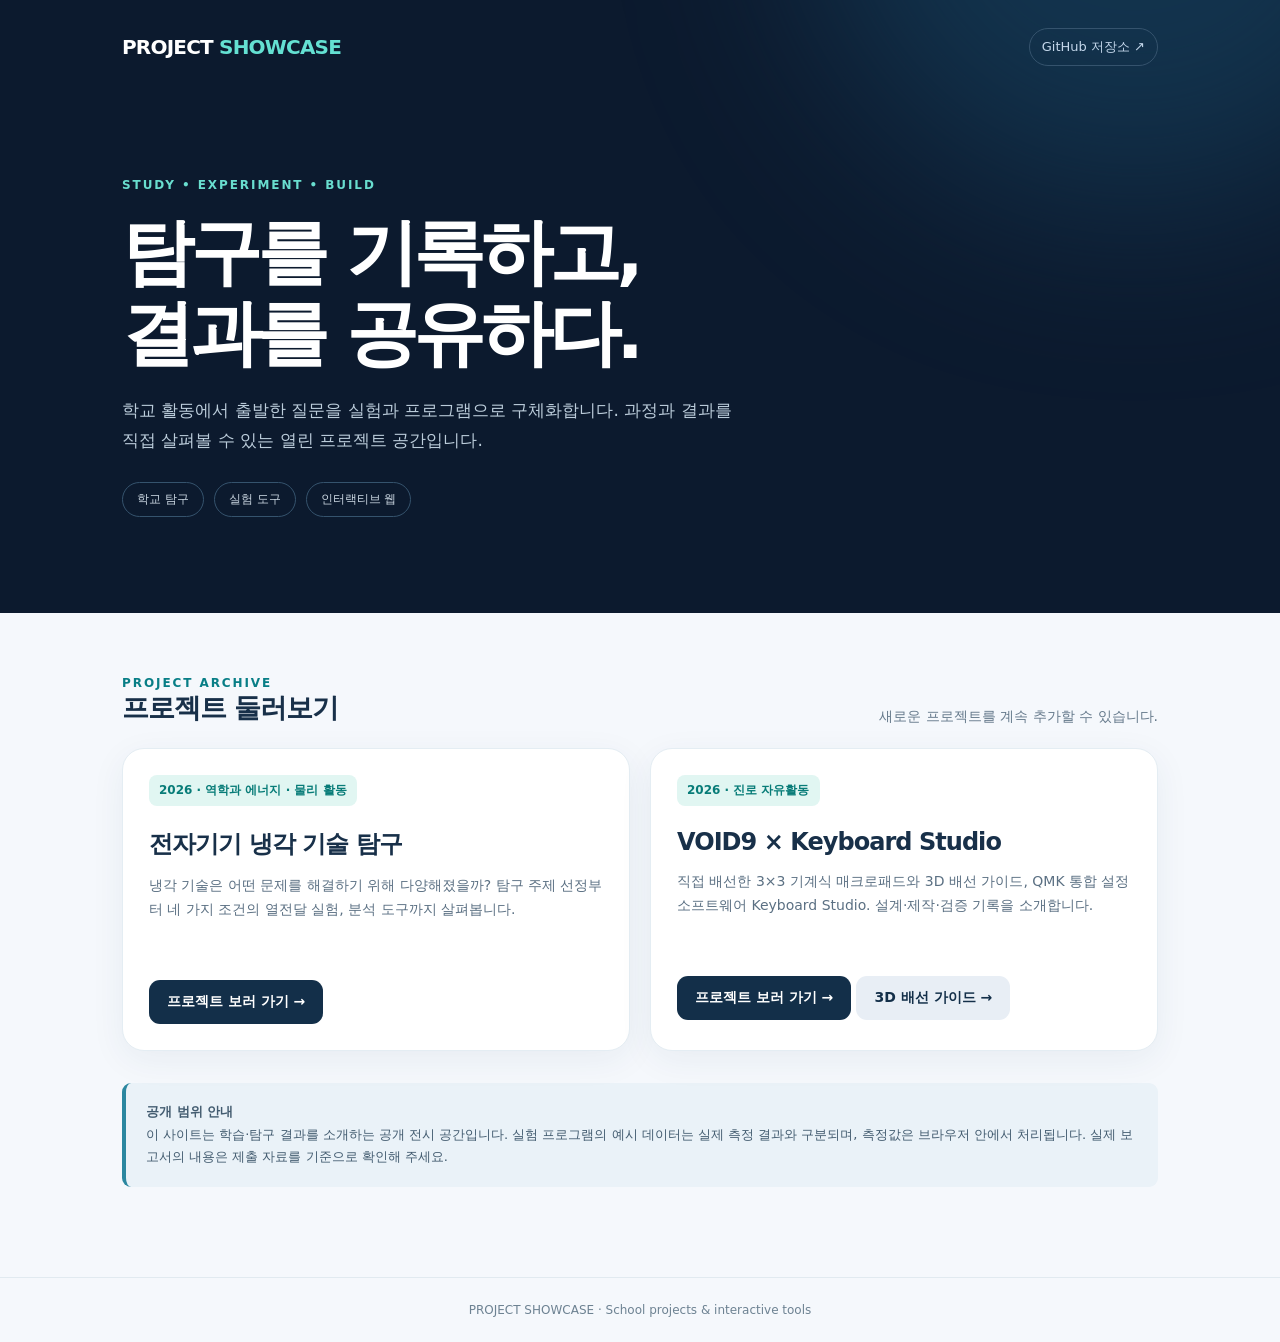
<file: index.html>
<!doctype html>
<html lang="ko">
<head>
<meta charset="utf-8"><meta name="viewport" content="width=device-width,initial-scale=1">
<meta name="color-scheme" content="light">
<meta name="description" content="학교 탐구, 실험, 인터랙티브 학습 도구를 모아 공개하는 프로젝트 전시관">
<title>Project Showcase | 열린 프로젝트 기록실</title>
<style>
:root{font-family:system-ui,-apple-system,'Pretendard','Noto Sans KR',sans-serif;color:#183049;background:#f5f8fc}
*{box-sizing:border-box}body{margin:0}a{color:inherit;text-decoration:none}
.top{background:#0c1a2e;color:white;position:relative;overflow:hidden}
.top:before{content:"";position:absolute;width:650px;height:650px;border-radius:50%;background:#153c58;filter:blur(95px);right:-180px;top:-450px;opacity:.75}
nav{max-width:1080px;margin:auto;display:flex;justify-content:space-between;align-items:center;padding:28px 22px;position:relative}
.brand{font-weight:850;letter-spacing:-.04em;font-size:20px}.brand span{color:#64e0d2}
.navlink{font-size:13px;color:#c4d7eb;padding:9px 12px;border:1px solid #35536d;border-radius:25px}
.hero{max-width:1080px;margin:auto;position:relative;padding:84px 22px 96px}
.kicker{font-size:12px;letter-spacing:.16em;color:#69decf;font-weight:800}
h1{font-size:clamp(39px,6vw,72px);line-height:1.13;letter-spacing:-.06em;margin:20px 0}
.hero p{color:#bbccda;font-size:17px;line-height:1.8;max-width:610px}
.badges{display:flex;gap:10px;flex-wrap:wrap;margin-top:26px}
.badge{border:1px solid #35536d;border-radius:99px;padding:8px 14px;font-size:12px;color:#cad6e1}
main{max-width:1080px;padding:48px 22px 90px;margin:auto}
.sectionhead{display:flex;justify-content:space-between;align-items:end;gap:20px;margin:15px 0 22px}
h2{letter-spacing:-.04em;font-size:27px;margin:0}.muted{color:#65798b;font-size:14px}
.grid{display:grid;grid-template-columns:repeat(auto-fit,minmax(275px,1fr));gap:20px}
.card{border-radius:22px;padding:26px;background:#fff;box-shadow:0 9px 34px #203d6010;border:1px solid #e4edf3;transition:transform .2s,box-shadow .2s}
.card:hover{transform:translateY(-3px);box-shadow:0 14px 36px #203d6022}
.pill{display:inline-block;font-size:12px;font-weight:800;color:#087c78;background:#e1f6f2;border-radius:8px;padding:7px 10px}
.card h3{font-size:24px;letter-spacing:-.04em;margin:22px 0 8px}.card p{line-height:1.7;color:#5b7083;font-size:14px;min-height:75px}
.btn{display:inline-flex;align-items:center;gap:12px;margin-top:17px;padding:13px 18px;background:#132f49;color:white;font-size:14px;font-weight:700;border-radius:11px}
.note{background:#eaf2f8;border-left:4px solid #2b87a0;padding:18px 20px;border-radius:9px;margin-top:32px;font-size:13px;color:#435c70;line-height:1.75}
footer{border-top:1px solid #e1eaf0;color:#6d8292;text-align:center;font-size:12px;padding:25px}
@media(max-width:600px){.hero{padding:56px 22px 70px}.sectionhead{display:block}.card p{min-height:0}}
</style>
</head>
<body>
<header class="top"><nav><a class="brand" href="./">PROJECT <span>SHOWCASE</span></a><a class="navlink" href="https://github.com/thfk-shell/project-showcase" target="_blank" rel="noopener noreferrer">GitHub 저장소 ↗</a></nav>
<div class="hero"><div class="kicker">STUDY • EXPERIMENT • BUILD</div><h1>탐구를 기록하고,<br>결과를 공유하다.</h1><p>학교 활동에서 출발한 질문을 실험과 프로그램으로 구체화합니다. 과정과 결과를 직접 살펴볼 수 있는 열린 프로젝트 공간입니다.</p><div class="badges"><span class="badge">학교 탐구</span><span class="badge">실험 도구</span><span class="badge">인터랙티브 웹</span></div></div></header>
<main><div class="sectionhead"><div><div class="kicker" style="color:#087e86">PROJECT ARCHIVE</div><h2>프로젝트 둘러보기</h2></div><span class="muted">새로운 프로젝트를 계속 추가할 수 있습니다.</span></div>
<div class="grid"><article class="card"><span class="pill">2026 · 역학과 에너지 · 물리 활동</span><h3>전자기기 냉각 기술 탐구</h3><p>냉각 기술은 어떤 문제를 해결하기 위해 다양해졌을까? 탐구 주제 선정부터 네 가지 조건의 열전달 실험, 분석 도구까지 살펴봅니다.</p><a class="btn" href="2026/physics-cooling/">프로젝트 보러 가기 →</a></article><article class="card"><span class="pill">2026 · 진로 자유활동</span><h3>VOID9 × Keyboard Studio</h3><p>직접 배선한 3×3 기계식 매크로패드와 3D 배선 가이드, QMK 통합 설정 소프트웨어 Keyboard Studio. 설계·제작·검증 기록을 소개합니다.</p><a class="btn" href="2026/void9/">프로젝트 보러 가기 →</a> <a class="btn" style="background:#e8eef5;color:#132f49" href="2026/void9/3d-guide/">3D 배선 가이드 →</a></article></div>
<div class="note"><strong>공개 범위 안내</strong><br>이 사이트는 학습·탐구 결과를 소개하는 공개 전시 공간입니다. 실험 프로그램의 예시 데이터는 실제 측정 결과와 구분되며, 측정값은 브라우저 안에서 처리됩니다. 실제 보고서의 내용은 제출 자료를 기준으로 확인해 주세요.</div></main>
<footer>PROJECT SHOWCASE · School projects & interactive tools</footer>
</body></html>
</file>
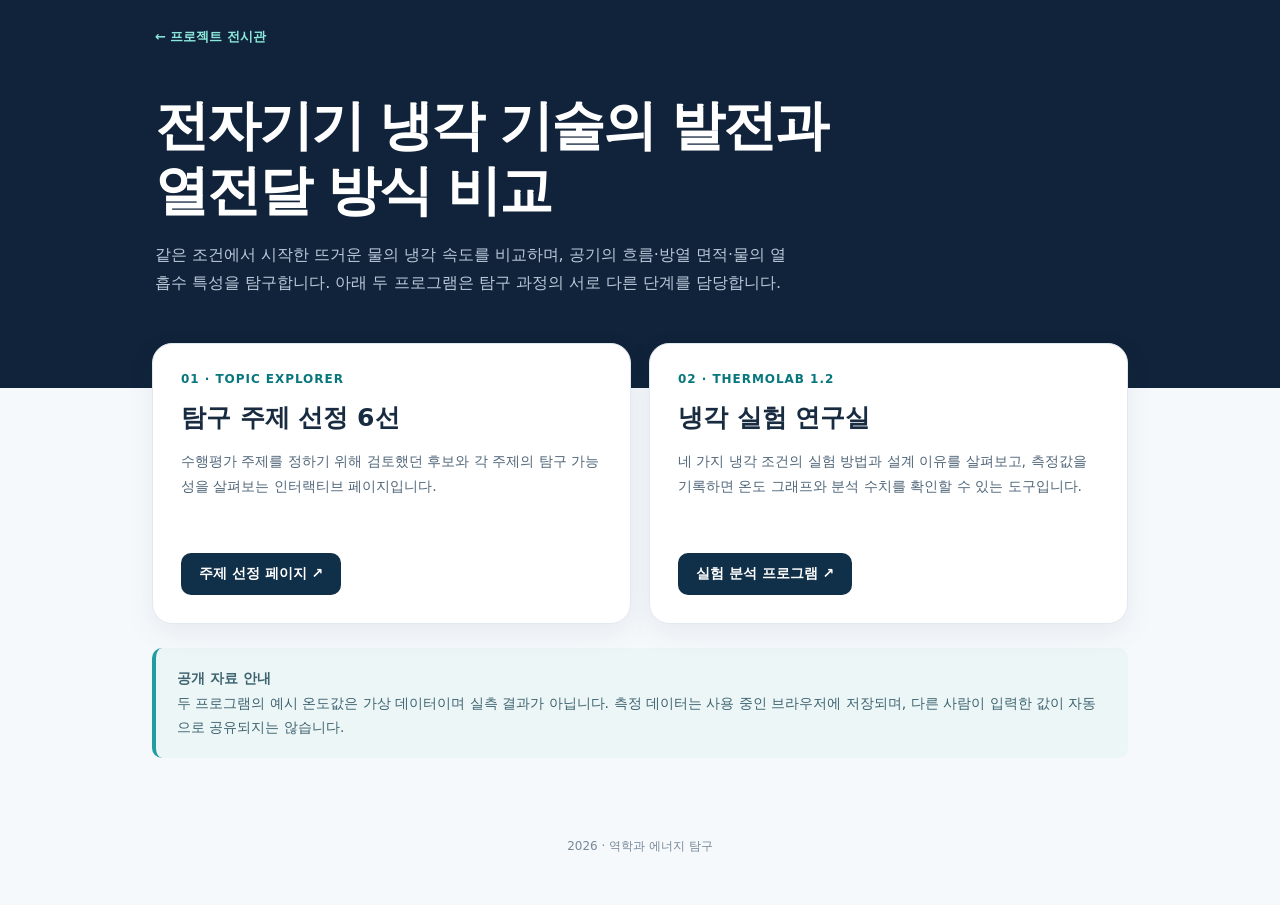
<file: 2026/physics-cooling/index.html>
<!doctype html><html lang="ko"><head><meta charset="utf-8"><meta name="viewport" content="width=device-width,initial-scale=1"><meta name="description" content="역학과 에너지 냉각 기술 탐구 프로그램 소개"><title>냉각 기술 탐구 | Project Showcase</title><style>*{box-sizing:border-box}body{font-family:system-ui,-apple-system,sans-serif;margin:0;background:#f6f9fc;color:#182b40}a{color:inherit}header{background:#10233a;color:white;padding:26px max(22px,calc((100vw - 970px)/2)) 74px}header a{color:#8ce8dc;text-decoration:none;font-weight:bold;font-size:13px}h1{font-size:clamp(30px,4.4vw,54px);line-height:1.2;letter-spacing:-.04em;margin:48px 0 17px}header p{color:#b9cadb;line-height:1.8;max-width:650px}main{max-width:1020px;margin:-45px auto 80px;padding:0 22px}.grid{display:grid;grid-template-columns:repeat(auto-fit,minmax(280px,1fr));gap:18px}.card{background:white;border:1px solid #e0e8f0;border-radius:20px;padding:28px;box-shadow:0 10px 30px #193e5c12}.tag{font-size:12px;color:#08777d;font-weight:800;letter-spacing:.08em}.card h2{font-size:25px;margin:15px 0}.card p{font-size:14px;line-height:1.8;color:#506679;min-height:90px}.button{display:inline-block;padding:12px 18px;border-radius:10px;background:#102f48;color:white;text-decoration:none;font-size:14px;font-weight:700}.notice{margin-top:24px;border-left:4px solid #219ca1;background:#edf6f7;padding:18px 21px;line-height:1.75;color:#3e6470;font-size:14px;border-radius:10px}.footer{font-size:12px;color:#789;text-align:center;margin:50px}@media(max-width:640px){header{padding:24px 22px 74px}.card p{min-height:0}}</style></head><body><header><a href="../../">← 프로젝트 전시관</a><h1>전자기기 냉각 기술의 발전과<br>열전달 방식 비교</h1><p>같은 조건에서 시작한 뜨거운 물의 냉각 속도를 비교하며, 공기의 흐름·방열 면적·물의 열 흡수 특성을 탐구합니다. 아래 두 프로그램은 탐구 과정의 서로 다른 단계를 담당합니다.</p></header><main><section class="grid"><article class="card"><div class="tag">01 · TOPIC EXPLORER</div><h2>탐구 주제 선정 6선</h2><p>수행평가 주제를 정하기 위해 검토했던 후보와 각 주제의 탐구 가능성을 살펴보는 인터랙티브 페이지입니다.</p><a class="button" href="topics.html">주제 선정 페이지 ↗</a></article><article class="card"><div class="tag">02 · THERMOLAB 1.2</div><h2>냉각 실험 연구실</h2><p>네 가지 냉각 조건의 실험 방법과 설계 이유를 살펴보고, 측정값을 기록하면 온도 그래프와 분석 수치를 확인할 수 있는 도구입니다.</p><a class="button" href="thermolab.html">실험 분석 프로그램 ↗</a></article></section><div class="notice"><strong>공개 자료 안내</strong><br>두 프로그램의 예시 온도값은 가상 데이터이며 실측 결과가 아닙니다. 측정 데이터는 사용 중인 브라우저에 저장되며, 다른 사람이 입력한 값이 자동으로 공유되지는 않습니다.</div></main><div class="footer">2026 · 역학과 에너지 탐구</div></body></html>
</file>
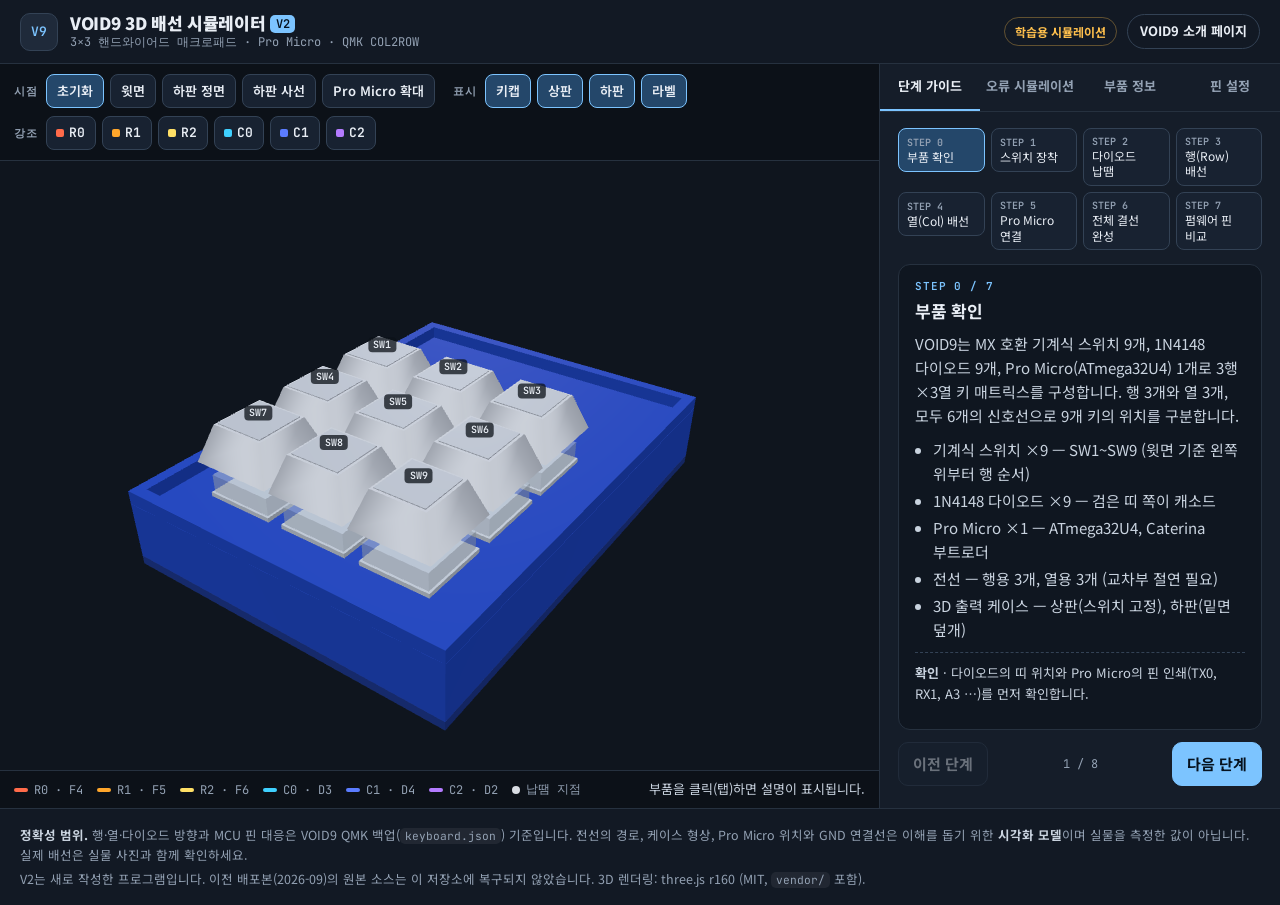
<file: 2026/void9/3d-guide/index.html>
<!doctype html>
<html lang="ko">
<head>
<meta charset="utf-8">
<meta name="viewport" content="width=device-width, initial-scale=1, viewport-fit=cover">
<meta name="theme-color" content="#0c1118">
<title>VOID9 3D 배선 시뮬레이터 V2</title>
<meta name="description" content="직접 제작한 3×3 매크로패드 VOID9의 스위치·다이오드·행/열 배선·Pro Micro 연결을 3D로 살펴보는 학습용 시뮬레이터 V2.">
<link rel="preconnect" href="https://fonts.googleapis.com">
<link rel="preconnect" href="https://fonts.gstatic.com" crossorigin>
<link rel="stylesheet" href="https://fonts.googleapis.com/css2?family=JetBrains+Mono:wght@400;600&family=Noto+Sans+KR:wght@400;500;700;900&display=swap">
<link rel="stylesheet" href="./style.css">
<script type="importmap">
{ "imports": { "three": "./vendor/three.module.min.js" } }
</script>
</head>
<body>
<a class="skip" href="#panel">조작 패널로 건너뛰기</a>

<header class="topbar">
  <div class="brand">
    <span class="brand-mark" aria-hidden="true">V9</span>
    <div>
      <h1>VOID9 3D 배선 시뮬레이터 <span class="ver">V2</span></h1>
      <p class="sub">3×3 핸드와이어드 매크로패드 · Pro Micro · QMK COL2ROW</p>
    </div>
  </div>
  <div class="top-meta">
    <span class="badge" title="실제 회로를 측정하지 않는 학습용 시각화입니다">학습용 시뮬레이션</span>
    <a class="back" href="../">VOID9 소개 페이지</a>
  </div>
</header>

<main class="layout">
  <section class="stage" aria-label="3D 모델 영역">
    <div class="toolbar" role="toolbar" aria-label="시점과 표시 설정">
      <div class="tgroup" aria-label="시점">
        <span class="tlabel">시점</span>
        <button type="button" data-view="iso" class="chip">초기화</button>
        <button type="button" data-view="top" class="chip">윗면</button>
        <button type="button" data-view="bottom" class="chip">하판 정면</button>
        <button type="button" data-view="bottomAngle" class="chip">하판 사선</button>
        <button type="button" data-view="mcu" class="chip">Pro Micro 확대</button>
      </div>
      <div class="tgroup" aria-label="표시">
        <span class="tlabel">표시</span>
        <button type="button" class="chip toggle" data-toggle="keycaps" aria-pressed="true">키캡</button>
        <button type="button" class="chip toggle" data-toggle="topCase" aria-pressed="true">상판</button>
        <button type="button" class="chip toggle" data-toggle="bottomCase" aria-pressed="true">하판</button>
        <button type="button" class="chip toggle" data-toggle="labels" aria-pressed="true">라벨</button>
      </div>
      <div class="tgroup" aria-label="배선 강조">
        <span class="tlabel">강조</span>
        <button type="button" class="chip line r0" data-focus="row:0" aria-pressed="false">R0</button>
        <button type="button" class="chip line r1" data-focus="row:1" aria-pressed="false">R1</button>
        <button type="button" class="chip line r2" data-focus="row:2" aria-pressed="false">R2</button>
        <button type="button" class="chip line c0" data-focus="col:0" aria-pressed="false">C0</button>
        <button type="button" class="chip line c1" data-focus="col:1" aria-pressed="false">C1</button>
        <button type="button" class="chip line c2" data-focus="col:2" aria-pressed="false">C2</button>
      </div>
    </div>

    <div class="viewport" id="viewport" tabindex="0" role="application"
         aria-label="VOID9 3D 모델. 드래그로 회전, 휠 또는 두 손가락으로 확대·축소. 키보드: 방향키로 회전, 더하기·빼기로 확대·축소, R로 초기화.">
      <div class="view-hint" id="viewHint" aria-live="polite"></div>
      <div class="webgl-fail" id="webglFail" hidden>
        <strong>3D 화면을 표시할 수 없습니다.</strong>
        <p>이 브라우저 또는 기기에서 WebGL을 사용할 수 없습니다. 오른쪽(모바일은 아래) 패널의 단계 설명·오류 설명·핀 표는 계속 이용할 수 있습니다.</p>
      </div>
    </div>

    <div class="statusbar">
      <ul class="legend" aria-label="색상 범례">
        <li><i class="sw r0"></i>R0 · F4</li>
        <li><i class="sw r1"></i>R1 · F5</li>
        <li><i class="sw r2"></i>R2 · F6</li>
        <li><i class="sw c0"></i>C0 · D3</li>
        <li><i class="sw c1"></i>C1 · D4</li>
        <li><i class="sw c2"></i>C2 · D2</li>
        <li><i class="sw joint"></i>납땜 지점</li>
      </ul>
      <p class="selected" id="selectedLine" aria-live="polite">부품을 클릭(탭)하면 설명이 표시됩니다.</p>
    </div>
  </section>

  <aside class="panel" id="panel" aria-label="조작 패널">
    <div class="tabs" role="tablist" aria-label="패널 메뉴">
      <button type="button" role="tab" id="tab-steps" aria-controls="pane-steps" aria-selected="true">단계 가이드</button>
      <button type="button" role="tab" id="tab-faults" aria-controls="pane-faults" aria-selected="false" tabindex="-1">오류 시뮬레이션</button>
      <button type="button" role="tab" id="tab-part" aria-controls="pane-part" aria-selected="false" tabindex="-1">부품 정보</button>
      <button type="button" role="tab" id="tab-pins" aria-controls="pane-pins" aria-selected="false" tabindex="-1">핀 설정</button>
    </div>

    <!-- 단계 가이드 -->
    <section class="pane" id="pane-steps" role="tabpanel" aria-labelledby="tab-steps">
      <ol class="steps" id="stepList"></ol>
      <article class="step-card" id="stepCard" aria-live="polite"></article>
      <div class="step-nav">
        <button type="button" class="btn" id="prevStep">이전 단계</button>
        <span class="step-count" id="stepCount"></span>
        <button type="button" class="btn primary" id="nextStep">다음 단계</button>
      </div>
    </section>

    <!-- 오류 시뮬레이션 -->
    <section class="pane" id="pane-faults" role="tabpanel" aria-labelledby="tab-faults" hidden>
      <p class="notice">아래 오류는 <strong>미리 정의한 규칙에 따라 재현하는 가상 시나리오</strong>입니다. 이 프로그램은 USB 장치나 실제 배선을 측정·진단하지 않습니다.</p>
      <fieldset class="faults">
        <legend>오류 선택</legend>
        <div id="faultList"></div>
      </fieldset>
      <article class="fault-card" id="faultCard" aria-live="polite"></article>
      <div class="tester">
        <h3>가상 입력 테스트</h3>
        <p class="hint">키를 누르면 현재 상태(정상 또는 선택한 오류)에서 QMK가 그 키를 인식하는지 규칙에 따라 보여 줍니다. 3D 모델의 스위치를 클릭해도 됩니다.</p>
        <div class="vkeys" id="vkeys" role="group" aria-label="가상 3×3 키"></div>
        <pre class="scanlog" id="scanLog" aria-live="polite">키를 눌러 보세요.</pre>
      </div>
    </section>

    <!-- 부품 정보 -->
    <section class="pane" id="pane-part" role="tabpanel" aria-labelledby="tab-part" hidden>
      <article class="part-card" id="partCard">
        <h2>부품 정보</h2>
        <p>3D 모델에서 스위치, 다이오드, 배선, 납땜 지점, Pro Micro 핀을 클릭(탭)하면 이곳에 역할과 연결 정보가 표시됩니다.</p>
      </article>
      <div class="partlist">
        <h3>바로 보기</h3>
        <div class="partbtns" id="partButtons"></div>
      </div>
    </section>

    <!-- 핀 설정 -->
    <section class="pane" id="pane-pins" role="tabpanel" aria-labelledby="tab-pins" hidden>
      <h2 class="pane-title">QMK 설정과 보드 표기</h2>
      <p>VOID9 펌웨어 백업의 <code>keyboard.json</code>에 기록된 값을 그대로 사용했습니다. 시뮬레이터의 모든 배선 끝점은 아래 표에서 계산됩니다.</p>
      <div class="tablewrap">
        <table class="pins">
          <caption class="sr">행·열 신호와 Pro Micro 핀 대응표</caption>
          <thead><tr><th scope="col">신호</th><th scope="col">QMK 핀</th><th scope="col">보드 인쇄</th><th scope="col">연결 대상</th></tr></thead>
          <tbody id="pinTable"></tbody>
        </table>
      </div>
      <pre class="code" id="jsonSnippet"></pre>
      <div class="callout warn">
        <h3>이전 버전과의 핀 표기 차이</h3>
        <p>일부 이전 3D 가이드는 열 핀을 <code>D1, D4, D0</code>으로 표시했습니다. VOID9 QMK 백업은 <code>D3, D4, D2</code>입니다. V2는 백업 값을 기준으로 삼았으며, 이전 표기는 <em>오류 시뮬레이션 → 잘못된 MCU 핀 연결</em>에서 비교할 수 있습니다.</p>
        <p>Pro Micro 보드에 인쇄된 이름(TX0, RX1, 2, 3, A3…)과 QMK 핀 이름(D3, D2, D1, D0, F4…)은 다릅니다. 예를 들어 인쇄 <code>2</code>는 QMK <code>D1</code>, 인쇄 <code>TX0</code>은 QMK <code>D3</code>입니다. 보드 제조사에 따라 TX0/TXO, RX1/RXI로 표기되기도 합니다.</p>
      </div>
      <div class="callout">
        <h3>COL2ROW와 다이오드 방향</h3>
        <p>COL2ROW에서는 전류가 <strong>열(Col) → 스위치 → 다이오드 → 행(Row)</strong> 방향으로 흐릅니다. 그래서 다이오드의 검은 띠(캐소드)는 행 배선 쪽을 향해야 합니다. QMK는 행을 하나씩 LOW로 구동하고 풀업된 열 입력을 읽어 눌린 키를 찾습니다.</p>
      </div>
    </section>
  </aside>
</main>

<footer class="foot">
  <p><strong>정확성 범위.</strong> 행·열·다이오드 방향과 MCU 핀 대응은 VOID9 QMK 백업(<code>keyboard.json</code>) 기준입니다. 전선의 경로, 케이스 형상, Pro Micro 위치와 GND 연결선은 이해를 돕기 위한 <strong>시각화 모델</strong>이며 실물을 측정한 값이 아닙니다. 실제 배선은 실물 사진과 함께 확인하세요.</p>
  <p>V2는 새로 작성한 프로그램입니다. 이전 배포본(2026-09)의 원본 소스는 이 저장소에 복구되지 않았습니다. 3D 렌더링: three.js r160 (MIT, <code>vendor/</code> 포함).</p>
</footer>

<script type="module" src="./app.js"></script>
</body>
</html>
</file>
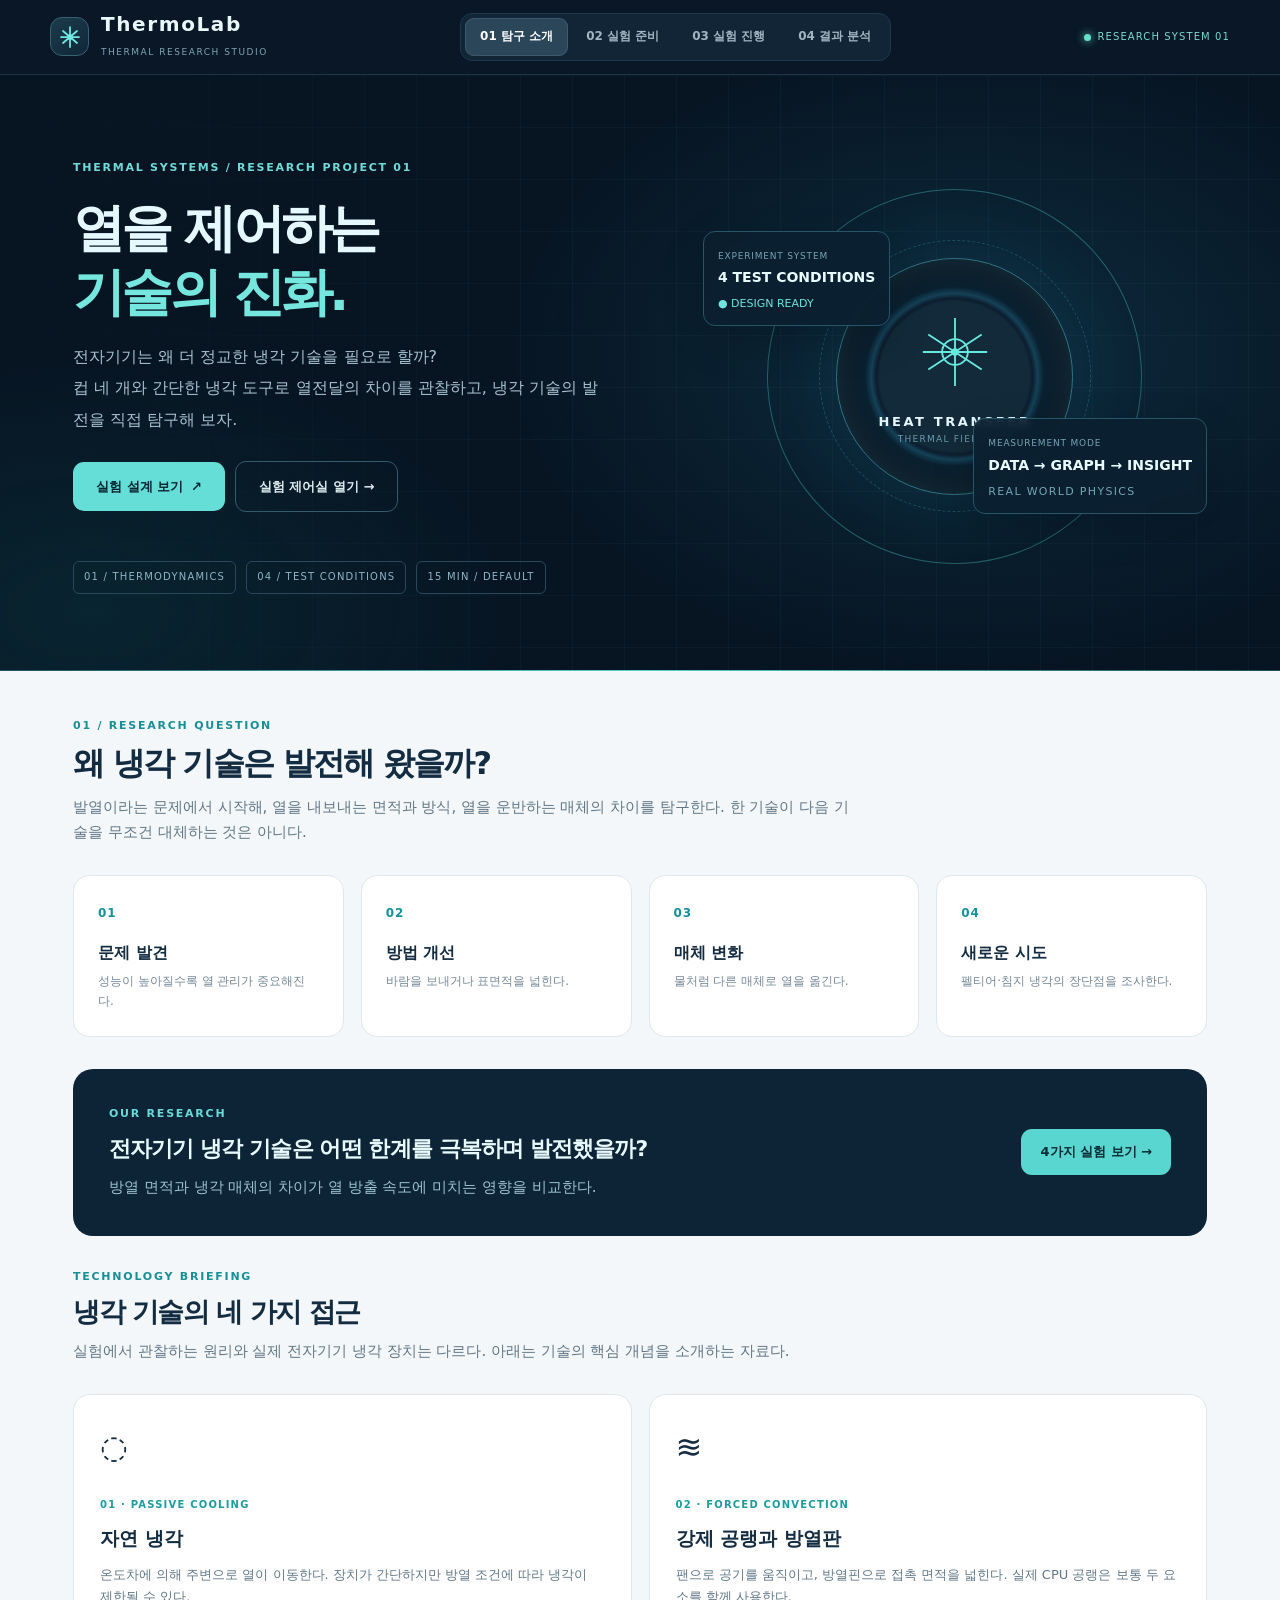
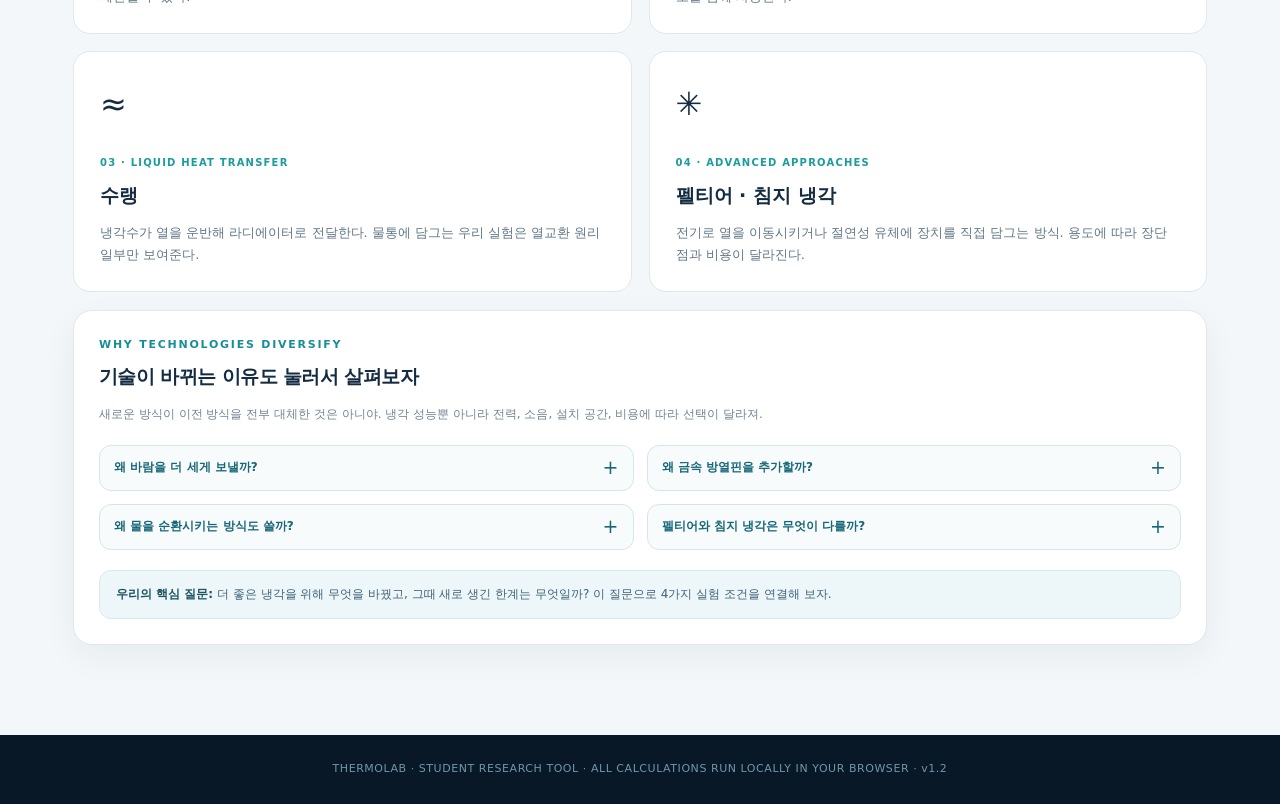
<file: 2026/physics-cooling/thermolab.html>
<!doctype html>
<html lang="ko">
<head>
<meta charset="utf-8"><meta name="viewport" content="width=device-width,initial-scale=1"><meta name="color-scheme" content="light">
<title>ThermoLab 1.2 — 열을 제어하는 기술의 진화</title>
<style>
:root{--navy:#081525;--navy2:#0e2439;--blue:#195b8c;--cyan:#58e5e0;--ink:#142c41;--muted:#617486;--border:#dee8ee;--bg:#f3f7f9;--white:#fff;--a:#6c7f99;--b:#42a7a2;--c:#ed9863;--d:#567be7;--bath:#ab75cd;--shadow:0 12px 34px rgba(16,43,66,.055)}
*{box-sizing:border-box}html{scroll-behavior:smooth}body{margin:0;background:var(--bg);color:var(--ink);font-family: 'Pretendard','Noto Sans KR','Apple SD Gothic Neo','Malgun Gothic',system-ui,sans-serif;font-size:15px;line-height:1.66}button,input,textarea,select{font:inherit}button{cursor:pointer}button:disabled{opacity:.4;cursor:not-allowed}a{color:inherit}input,textarea,select{color:var(--ink)}.hidden{display:none!important}.sr-only{position:absolute;width:1px;height:1px;padding:0;overflow:hidden;clip:rect(0,0,0,0);white-space:nowrap;border:0}
header{height:75px;background:#091726;color:#e9f7fb;position:sticky;top:0;z-index:20;border-bottom:1px solid #1e3446}.header-in{max-width:1240px;margin:auto;display:flex;align-items:center;justify-content:space-between;height:100%;padding:0 30px;gap:18px}.logo{display:flex;align-items:center;gap:12px;border:0;background:none;color:inherit;padding:0;text-align:left}.logo-mark{width:39px;height:39px;border:1px solid #376274;border-radius:12px;background:linear-gradient(145deg,#1b3b4b,#102739);display:grid;place-items:center;color:#72e8e3}.logo-name{font-weight:850;letter-spacing:.08em;font-size:20px;line-height:1}.logo-sub{font-size:9px;letter-spacing:.17em;color:#7fa6b8;display:block;margin-top:6px}.nav{display:flex;gap:3px;padding:4px;background:#122537;border:1px solid #1d394d;border-radius:12px}.nav button{color:#a0b5c4;border:0;background:none;border-radius:9px;padding:9px 15px;font-size:12px;font-weight:700;white-space:nowrap}.nav button.active{background:#2b4559;color:#fff;box-shadow:inset 0 0 0 1px #3c5a6e}.header-status{font-size:10px;letter-spacing:.11em;color:#76dcca;display:flex;align-items:center;gap:7px;white-space:nowrap}.dot{width:7px;height:7px;border-radius:50%;background:#68e0c7;box-shadow:0 0 9px #68e0c7}
main{min-height:70vh}.page{display:none}.page.active{display:block}.wrap{max-width:1190px;margin:0 auto;padding:46px 28px 90px}.section-title{font-size:32px;line-height:1.3;letter-spacing:-.055em;margin:8px 0 10px;font-weight:850}.eyebrow{font-size:11px;color:#188e97;letter-spacing:.16em;font-weight:850}.lead{color:#647787;max-width:780px;font-size:15px;margin:0 0 30px}.btn{border-radius:11px;border:1px solid transparent;padding:11px 18px;background:#0c304a;color:white;font-weight:750;font-size:13px;display:inline-flex;align-items:center;justify-content:center;gap:8px;min-height:42px;transition:.17s}.btn:hover{transform:translateY(-1px)}.btn.primary{background:#0d7c8c;color:white}.btn.outline{background:white;color:#284a61;border-color:#d4e1e8}.btn.ghost{background:transparent;color:inherit;border-color:currentColor}.btn.small{padding:8px 12px;min-height:35px;font-size:12px}.btn.danger{background:#fff3f1;color:#ac5141;border-color:#ecc7bf}.tag{font-size:10px;letter-spacing:.11em;color:#217b8a;background:#e6f6f5;padding:5px 9px;border-radius:20px;font-weight:800;white-space:nowrap}.pill{border:1px solid #d6e6ec;background:white;color:#426075;padding:5px 10px;border-radius:20px;font-size:11px;font-weight:750}.card{background:var(--white);border:1px solid var(--border);border-radius:19px;box-shadow:var(--shadow)}.pad{padding:25px}.flex{display:flex;gap:10px;align-items:center;flex-wrap:wrap}.row-between{display:flex;justify-content:space-between;align-items:center;gap:14px;flex-wrap:wrap}.grid2{display:grid;grid-template-columns:repeat(2,minmax(0,1fr));gap:17px}.grid3{display:grid;grid-template-columns:repeat(3,minmax(0,1fr));gap:17px}.grid4{display:grid;grid-template-columns:repeat(4,minmax(0,1fr));gap:17px}.subhead{font-size:19px;margin:0 0 10px;letter-spacing:-.03em}.muted{color:var(--muted)}.fine{font-size:12px;color:#718394}.num{font-variant-numeric:tabular-nums}.rule{border:0;border-top:1px solid #e4edf1;margin:22px 0}.note{font-size:12px;color:#486474;background:#eef6f8;border-left:3px solid #66b9bf;border-radius:0 9px 9px 0;padding:13px 14px;line-height:1.7}.warning{background:#fff8ed;border-left-color:#eab26d;color:#805b36}.icon{width:18px;height:18px;fill:none;stroke:currentColor;stroke-width:1.75;stroke-linecap:round;stroke-linejoin:round;vertical-align:middle}.micro{font-size:11px;letter-spacing:.09em;font-weight:800;color:#8294a3}.checklist{display:flex;flex-direction:column;gap:8px}.checklist label{display:flex;gap:10px;align-items:flex-start;font-size:13px;cursor:pointer}.checklist input{accent-color:#168995;margin-top:5px}.choice-color{width:8px;height:30px;display:inline-block;border-radius:8px}
/* landing hero */
.hero{background:radial-gradient(ellipse 48% 70% at 76% 47%,rgba(27,103,133,.29),transparent 75%),radial-gradient(ellipse 36% 46% at 7% 90%,rgba(16,118,118,.16),transparent 90%),#071523;position:relative;min-height:550px;color:#e5f8ff;overflow:hidden}.hero:before{content:"";position:absolute;inset:0;background-image:linear-gradient(rgba(103,202,223,.043) 1px,transparent 1px),linear-gradient(90deg,rgba(103,202,223,.043) 1px,transparent 1px);background-size:52px 52px;mask-image:linear-gradient(90deg,transparent 1%,black 45%,black 100%)}.hero:after{content:"";position:absolute;left:-20%;right:-20%;height:1px;bottom:0;background:linear-gradient(90deg,transparent,#5ad3c9,transparent)}.hero-in{position:relative;max-width:1190px;padding:84px 28px 77px;margin:auto;display:grid;grid-template-columns:1.07fr .93fr;gap:50px;align-items:center}.hero .eyebrow{color:#70dcd8}.hero h1{font-size:clamp(37px,4.1vw,60px);line-height:1.22;letter-spacing:-.07em;margin:19px 0 17px;font-weight:850}.hero h1 em{font-style:normal;color:#76e7df}.hero p{color:#a8c2cf;font-size:16px;max-width:530px;margin:0 0 26px;line-height:1.95}.hero .btn{background:#65ded8;color:#082531;border:0;padding:14px 23px}.hero .btn.secondary{background:transparent;color:#ddebef;border:1px solid #35596d}.hero .hero-kickers{margin-top:49px;display:flex;flex-wrap:wrap;gap:10px}.hero .hero-kickers span{font-size:10px;letter-spacing:.12em;border:1px solid #294859;color:#8fb6c5;border-radius:6px;padding:7px 10px}.reactor{height:372px;position:relative;display:grid;place-items:center}.reactor .orbit{position:absolute;border:1px solid rgba(88,215,216,.24);border-radius:50%;width:95%;aspect-ratio:1;max-width:375px;transform:rotate(-24deg)}.reactor .orbit.two{width:75%;transform:rotate(31deg);border-color:rgba(88,215,216,.15)}.reactor .orbit.three{width:54%;transform:rotate(62deg);border-style:dashed}.reactor-ring{width:237px;height:237px;border-radius:50%;background:radial-gradient(circle,#122a3a 0 45%,#0c1d2e 47%,#154157 50%,#0a2030 54%,#0c1926 65%);border:1px solid #327486;box-shadow:0 0 80px #16869e25,0 0 35px #4ae5df22 inset;display:flex;flex-direction:column;align-items:center;justify-content:center;z-index:1}.reactor-ring svg{width:92px;height:92px;stroke:#68e9dd}.reactor-ring strong{font-size:13px;letter-spacing:.2em;margin-top:13px}.reactor-ring span{color:#6e9aab;font-size:9px;letter-spacing:.14em}.floating{position:absolute;z-index:2;background:rgba(11,31,48,.87);border:1px solid #285568;backdrop-filter:blur(5px);border-radius:12px;padding:10px 14px;color:#c0dbe5;box-shadow:0 14px 40px #0013}.floating b{font-size:14px;color:#e6fcff;display:block;font-weight:750}.floating small{font-size:9px;color:#78a4b4;letter-spacing:.09em}.floating.left{left:0;top:40px}.floating.right{right:0;bottom:49px}.hero-label{color:#71e4df;font-size:11px}.statline{font-size:11px;letter-spacing:.12em;color:#73a6b4}
.flow-heading{margin-bottom:22px}.steps{counter-reset:steps}.step{padding:24px;background:#fff;border:1px solid var(--border);border-radius:16px;min-height:150px;position:relative}.step:before{counter-increment:steps;content:'0' counter(steps);font-size:12px;color:#16909d;font-weight:800;letter-spacing:.08em}.step h3{font-size:16px;margin:15px 0 6px}.step p{margin:0;color:#758897;font-size:12px}.labband{background:#0d2436;color:#e6f9fc;padding:36px;margin:32px 0;border-radius:20px;display:flex;align-items:center;justify-content:space-between;gap:25px}.labband p{margin:7px 0 0;color:#9dc2cf}.labband .btn{background:#58d6cf;color:#0b2b35}
.tech-card{padding:26px;background:#fff;border-radius:17px;border:1px solid var(--border);position:relative}.tech-card small{color:#1b9c9e;font-size:10px;font-weight:800;letter-spacing:.12em}.tech-card h3{margin:7px 0 10px;font-size:19px}.tech-card p{font-size:13px;color:#617787;margin:0}.tech-card .tech-icon{font-size:32px;display:block;margin-bottom:17px}
/* setup diagrams */
.setup-card{overflow:hidden}.diagram{height:177px;background:linear-gradient(155deg,#eaf5f7,#f9fbfc);display:flex;justify-content:center;align-items:center;border-bottom:1px solid #dceaf0}.diagram svg{width:100%;height:100%;max-width:280px}.setup-card .inside{padding:22px}.setup-card h3{font-size:17px;margin:0 0 7px}.setup-card p{margin:0;font-size:13px;color:#617789}.setup-card .identity{font-size:10px;font-weight:800;letter-spacing:.11em;color:#2c8c9d}.setup-card ul{padding-left:18px;font-size:12px;color:#627785;margin:12px 0 0}.setting{padding:17px 19px;background:#f9fbfc;border:1px solid #e3edf1;border-radius:13px}.setting label{font-size:12px;color:#566e7f;font-weight:750;display:block;margin-bottom:6px}.setting input,.setting select,.setting textarea{width:100%;border:1px solid #cfdee6;border-radius:9px;background:white;outline:0;padding:10px;font-size:14px}.setting input:focus,.setting textarea:focus,.tempinput:focus{border-color:#349caa;box-shadow:0 0 0 3px #70d4d51f}.setting textarea{min-height:74px;resize:vertical}
/* experiment */
.modebar{background:#fff;border:1px solid #dbe8ee;border-radius:15px;padding:15px 18px;display:flex;justify-content:space-between;align-items:center;flex-wrap:wrap;gap:15px;margin:26px 0 20px}.segmented{display:inline-flex;padding:4px;border-radius:11px;background:#edf3f6;gap:4px}.segmented button{border:0;background:transparent;color:#64798a;border-radius:8px;padding:9px 17px;font-size:12px;font-weight:750}.segmented button.active{background:#fff;box-shadow:0 2px 8px #1d39501b;color:#123c51}.modehint{font-size:12px;color:#637989}.modehint strong{color:#2f8793}.statusbadge{font-size:10px;font-weight:850;padding:7px 10px;border-radius:8px;background:#e8f7f4;color:#168576;letter-spacing:.06em}.statusbadge.demo{background:#fff0df;color:#a9702a}.statusbadge.real{background:#e6f7ef;color:#178263}.toolbar{display:flex;gap:10px;flex-wrap:wrap;align-items:center}.timer{font-size:29px;letter-spacing:.04em;font-weight:850;font-variant-numeric:tabular-nums;color:#102e43}.timer-wrap{display:flex;gap:19px;align-items:center;flex-wrap:wrap}.workgrid{display:grid;grid-template-columns:minmax(0,1.65fr) minmax(290px,.85fr);gap:17px}.table-scroll{overflow-x:auto;max-width:100%;min-width:0}.data-table{border-collapse:collapse;width:100%;min-width:670px;font-size:12px}.data-table th{background:#f2f7f9;color:#567284;font-size:11px;font-weight:800;white-space:nowrap;text-align:center;padding:13px 8px;border-bottom:1px solid #dfe9ee}.data-table th:first-child{text-align:left;padding-left:16px}.data-table td{padding:9px 5px;text-align:center;border-bottom:1px solid #edf1f3}.data-table td:first-child{padding-left:12px;text-align:left;font-weight:750;white-space:nowrap}.data-table tr:last-child td{border-bottom:0}.tempinput{width:76px;height:37px;border:1px solid #d6e3e9;border-radius:7px;background:#fff;text-align:center;font-variant-numeric:tabular-nums;outline:none;padding:4px 5px;font-size:13px}.tempinput.invalid{border-color:#d85a55;background:#fff5f3}.delrow{border:0;background:transparent;color:#9babb4;padding:6px;border-radius:6px}.delrow:hover{background:#fff0ee;color:#bf6051}.legend-dot{width:8px;height:8px;border-radius:50%;display:inline-block;margin-right:6px}.chart-card{position:relative}.chart-wrap{width:100%;border:1px solid #e3ecef;border-radius:11px;overflow:hidden;background:white}.chart-wrap svg{display:block;width:100%;height:auto}.legend{display:flex;gap:8px;flex-wrap:wrap;margin-top:14px}.legend button{padding:6px 10px;border:1px solid #dbe5eb;border-radius:8px;background:white;color:#596d7d;font-size:11px;font-weight:700}.legend button.off{opacity:.42;text-decoration:line-through}.legend button span{width:7px;height:7px;display:inline-block;border-radius:50%;margin-right:6px}.empty-state{text-align:center;padding:38px 15px;color:#798d9b}.empty-state strong{display:block;color:#325066;font-size:15px;margin-bottom:6px}.mini-meta{display:grid;grid-template-columns:repeat(2,minmax(0,1fr));gap:9px}.mini-meta .tile{padding:14px;background:#f3f8fa;border-radius:11px}.mini-meta .tile small{color:#6e8190;font-size:10px;display:block}.mini-meta .tile strong{font-size:19px;color:#163b51}.mini-meta .tile sub{font-size:10px;color:#81919a}
/* analysis */
.metrics{display:grid;grid-template-columns:repeat(4,minmax(0,1fr));gap:14px}.metric{border:1px solid var(--border);background:white;border-radius:15px;padding:20px;border-top:4px solid var(--a)}.metric .m-title{font-weight:800;font-size:12px}.metric .m-value{font-size:28px;letter-spacing:-.04em;font-weight:850;margin:12px 0 2px;line-height:1.2;font-variant-numeric:tabular-nums}.metric .m-sub{font-size:12px;color:#738494}.metric .m-label{font-size:11px;color:#708899;margin-top:12px}.analysis-table{width:100%;border-collapse:collapse;font-size:13px}.analysis-table th{text-align:left;color:#647a89;background:#f5f8fa;font-size:11px;padding:11px;border-bottom:1px solid #dce7ec}.analysis-table td{padding:12px 11px;border-bottom:1px solid #ecf0f3}.analysis-table tr:last-child td{border:0}.comparison{padding:18px;background:#f4f9fa;border-radius:13px;margin-top:10px}.comparison b{font-size:13px;color:#244e62}.comparison p{font-size:12px;color:#667c8b;margin:5px 0 0}.details{border:1px solid #dce7ed;border-radius:13px;overflow:hidden;background:#fff}.details summary{padding:18px 20px;font-weight:800;cursor:pointer;list-style:inside}.details .content{padding:3px 20px 18px;font-size:13px;color:#5d7585}.details code{background:#f0f6f9;padding:3px 5px;border-radius:4px}.foot{background:#081827;color:#7196aa;text-align:center;padding:25px;font-size:11px;letter-spacing:.05em}.toast{position:fixed;right:24px;bottom:24px;background:#11384b;color:white;border-radius:10px;padding:12px 18px;z-index:60;box-shadow:0 10px 35px #10253744;font-size:13px;opacity:0;transform:translateY(15px);transition:.25s;pointer-events:none}.toast.show{opacity:1;transform:translateY(0)}
@media(max-width:1050px){.hero-in{gap:15px}.hero h1{font-size:44px}.grid4,.metrics{grid-template-columns:repeat(2,minmax(0,1fr))}.workgrid{grid-template-columns:minmax(0,1fr)}.workgrid>.card{min-width:0}.nav button{padding:9px 10px}.header-status{display:none}}
@media(max-width:700px){header{height:auto}.header-in{padding:10px 14px;flex-direction:column;gap:9px}.logo{align-self:flex-start}.nav{width:100%;justify-content:space-between}.nav button{padding:8px 5px;font-size:11px;flex:1}.wrap{padding:31px 16px 60px}.section-title{font-size:27px}.hero-in{grid-template-columns:1fr;padding:52px 20px 55px}.hero h1{font-size:38px}.hero p{font-size:14px}.reactor{height:260px}.reactor-ring{width:165px;height:165px}.reactor-ring svg{width:62px;height:62px}.reactor .orbit{max-width:255px}.floating.left{left:2%;top:10px}.floating.right{right:0;bottom:15px}.hero .hero-kickers{margin-top:28px}.grid2,.grid3,.grid4,.metrics{grid-template-columns:1fr}.labband{padding:24px;display:block}.labband .btn{margin-top:20px}.pad{padding:19px}.modebar{align-items:flex-start}.mini-meta{grid-template-columns:repeat(2,minmax(0,1fr))}.timer-wrap{justify-content:space-between}.section-title{margin-top:4px}.flow-heading{margin-bottom:15px}}
@media print{header,.foot,.btn,.modebar,.toolbar,.toast,.hero .btn{display:none!important}.page{display:block!important}.hero{color:black;min-height:0;background:white}.hero-in{display:block;padding:20px}.reactor,.hero-kickers{display:none}.hero h1,.hero p{color:black}.wrap{padding:20px}.card{box-shadow:none}.grid2,.grid4,.metrics{grid-template-columns:repeat(2,1fr)}.data-table{min-width:0}.tempinput{width:56px}}

/* ThermoLab 1.1 · learn when curious, measure without distraction */
.deep-dive{margin-top:17px;border:1px solid #d5e6eb;border-radius:12px;background:#f8fbfc;overflow:hidden}
.deep-dive summary{cursor:pointer;list-style:none;display:flex;align-items:center;justify-content:space-between;gap:10px;padding:12px 14px;color:#176779;font-weight:800;font-size:12px}
.deep-dive summary::-webkit-details-marker{display:none}.deep-dive summary:after{content:'+';font-size:19px;font-weight:400;line-height:1}
.deep-dive[open] summary:after{content:'−'}.deep-dive[open]{background:#fbfefe;border-color:#9cdae0}
.deep-body{border-top:1px solid #dcebef;padding:13px 15px 15px;font-size:12.5px;line-height:1.8;color:#4a6577}
.deep-body h4{font-size:12px;color:#214f65;margin:12px 0 3px}.deep-body h4:first-child{margin-top:0}.deep-body p{margin:0 0 7px;color:#4a6577}
.deep-body strong{color:#1d475c}.deep-body ul{padding-left:18px;margin:6px 0}
.why-grid{display:grid;grid-template-columns:repeat(2,minmax(0,1fr));gap:13px;margin:20px 0}
.why-grid .deep-dive{margin-top:0}.why-grid .deep-body{min-height:100px}
.science-note{font-size:12px;background:#edf7f9;color:#406277;border:1px solid #d8e9ee;padding:13px 16px;border-radius:12px;line-height:1.8}
.science-note b{color:#1e5364}.link-help{background:#eff8fa;color:#166e80;border:1px solid #cae5e9;border-radius:9px;font-size:11px;font-weight:800;padding:7px 12px}
.link-help:hover,.deep-dive summary:hover{background:#e7f5f7}.pair-compare summary{font-size:13px}.pair-compare .deep-body{background:white}
.data-table tr.next-measure td{background:#e8f8f5;border-top:1px solid #a6d9cf;border-bottom:1px solid #a6d9cf}.data-table tr.next-measure td:first-child{border-left:3px solid #1a9d92}.data-table tr.next-measure .tempinput{border-color:#a4d2cc}
.timer-guide{font-size:12px;color:#1b7881;font-weight:800;padding:5px 8px;background:#e7f6f5;border-radius:8px}
.metric .m-interval{color:#2b6c7c;font-size:11px;font-weight:750;margin-top:6px}.metric .m-caution{color:#a66a31;font-size:11px;margin-top:8px}
#metricNotice{margin-top:13px}.data-table .focus-target{font-weight:850}.undo-button{display:none}.undo-button.visible{display:inline-flex}
@media(max-width:700px){.why-grid{grid-template-columns:1fr}.pair-compare summary{font-size:12px}}

/* ThermoLab 1.2 · foldaway DIY fin guide; measurement UI is unchanged */
.fin-guide-summary{color:#96562c!important;background:#fff9f3}
.fin-guide[open]{border-color:#e9bb9b;background:#fffdf9}
.fin-guide[open] .fin-guide-summary{background:#fff7ef}
.fin-materials{background:#f5f8fa;border-radius:10px;padding:11px 12px;margin:2px 0 12px;font-size:12px;line-height:1.7;color:#4a6577}
.fin-materials strong{color:#244d5f}
.fin-stage-tabs{display:grid;grid-template-columns:repeat(4,minmax(0,1fr));gap:6px;margin:12px 0 11px}
.fin-stage-tab{border:1px solid #d4e3e9;border-radius:9px;background:white;min-height:42px;padding:8px 5px;font-size:11px;font-weight:750;color:#557181;line-height:1.35}
.fin-stage-tab[aria-pressed="true"]{border-color:#dc8b56;background:#fff1e5;color:#944e22;box-shadow:inset 0 0 0 1px #dc8b56}
.fin-stage-panel{border:1px solid #e4eaec;border-radius:12px;background:linear-gradient(145deg,#fcfdfe,#f3f9fa);overflow:hidden}
.fin-stage-art{padding:7px 12px 1px;min-height:175px;display:grid;place-items:center}
.fin-stage-art svg{width:100%;height:auto;max-width:380px;max-height:180px}
.fin-stage-caption{border-top:1px solid #e0e8ec;padding:11px 13px;background:#fff}
.fin-stage-caption strong{font-size:13px;color:#254d60}
.fin-stage-caption p{font-size:12px;margin:4px 0;color:#546b7b;line-height:1.7}
.fin-stage-caption .fin-stage-caution{font-size:11px;color:#8e5d32;line-height:1.6;background:#fff6ee;padding:8px;border-radius:7px;margin-top:8px}
.fin-heat-flow{display:grid;grid-template-columns:minmax(0,1fr) auto minmax(0,1fr) auto minmax(0,1fr);gap:5px;align-items:center;margin:12px 0 14px}
.fin-heat-node{padding:11px 6px;border:1px solid #d5e6eb;border-radius:9px;background:#f4f9fb;text-align:center;color:#31596b;font-size:11px;font-weight:750;line-height:1.55}
.fin-heat-node.hot{background:#fff1e8;border-color:#f1ccba;color:#9c542e}
.fin-heat-node.cool{background:#eaf8fa;border-color:#c9e8ed;color:#187789}
.fin-heat-arr{color:#81a4b4;font-size:18px;font-weight:800}
.fin-concepts{display:grid;grid-template-columns:repeat(3,minmax(0,1fr));gap:7px;margin:11px 0}
.fin-concept{border:1px solid #e2ebef;border-radius:9px;background:white;padding:10px;font-size:11px;color:#5f7282;line-height:1.55}
.fin-concept b{display:block;color:#2d5b6a;font-size:11px;margin-bottom:4px}
.fin-caution{background:#fff6ee;border:1px solid #f2dec7;color:#865d38;padding:10px 12px;border-radius:9px;margin-top:11px;font-size:12px;line-height:1.75}
@media(max-width:700px){.fin-stage-tabs{grid-template-columns:repeat(2,minmax(0,1fr))}.fin-concepts{grid-template-columns:1fr}.fin-stage-art{min-height:145px}}

</style>
</head>
<body>
<header><div class="header-in">
<button class="logo" data-go="home" aria-label="ThermoLab 홈"><span class="logo-mark"><svg class="icon" viewBox="0 0 24 24" style="width:24px;height:24px"><path d="M12 2v20M5 6l14 12M19 6 5 18M3 12h18"/><circle cx="12" cy="12" r="2"/></svg></span><span><span class="logo-name">ThermoLab</span><span class="logo-sub">THERMAL RESEARCH STUDIO</span></span></button>
<nav class="nav" aria-label="페이지 이동"><button data-go="home" class="active">01 탐구 소개</button><button data-go="setup">02 실험 준비</button><button data-go="experiment">03 실험 진행</button><button data-go="analysis">04 결과 분석</button></nav>
<div class="header-status"><span class="dot"></span> RESEARCH SYSTEM 01</div>
</div></header>
<main>
<section class="page active" id="home">
<div class="hero"><div class="hero-in"><div>
<div class="eyebrow">THERMAL SYSTEMS / RESEARCH PROJECT 01</div>
<h1>열을 제어하는<br><em>기술의 진화.</em></h1>
<p>전자기기는 왜 더 정교한 냉각 기술을 필요로 할까?<br>컵 네 개와 간단한 냉각 도구로 열전달의 차이를 관찰하고, 냉각 기술의 발전을 직접 탐구해 보자.</p>
<div class="flex"><button class="btn" data-go="setup">실험 설계 보기 <span aria-hidden="true">↗</span></button><button class="btn secondary" data-go="experiment">실험 제어실 열기 →</button></div>
<div class="hero-kickers"><span>01 / THERMODYNAMICS</span><span>04 / TEST CONDITIONS</span><span>15 MIN / DEFAULT</span></div>
</div><div class="reactor" aria-hidden="true"><div class="orbit"></div><div class="orbit two"></div><div class="orbit three"></div><div class="reactor-ring"><svg viewBox="0 0 100 100" fill="none" stroke-width="2"><path d="M50 13v74M21 31l58 38M79 31 21 69M15 50h70"/><circle cx="50" cy="50" r="14"/><circle cx="50" cy="50" r="4" fill="#68e9dd" stroke="none"/></svg><strong>HEAT TRANSFER</strong><span>THERMAL FIELD / 01</span></div><div class="floating left"><small>EXPERIMENT SYSTEM</small><b>4 TEST CONDITIONS</b><span class="hero-label">● DESIGN READY</span></div><div class="floating right"><small>MEASUREMENT MODE</small><b>DATA → GRAPH → INSIGHT</b><span class="statline">REAL WORLD PHYSICS</span></div></div></div></div>
<div class="wrap">
<div class="flow-heading"><div class="eyebrow">01 / RESEARCH QUESTION</div><h2 class="section-title">왜 냉각 기술은 발전해 왔을까?</h2><p class="lead">발열이라는 문제에서 시작해, 열을 내보내는 면적과 방식, 열을 운반하는 매체의 차이를 탐구한다. 한 기술이 다음 기술을 무조건 대체하는 것은 아니다.</p></div>
<div class="grid4 steps"><div class="step"><h3>문제 발견</h3><p>성능이 높아질수록 열 관리가 중요해진다.</p></div><div class="step"><h3>방법 개선</h3><p>바람을 보내거나 표면적을 넓힌다.</p></div><div class="step"><h3>매체 변화</h3><p>물처럼 다른 매체로 열을 옮긴다.</p></div><div class="step"><h3>새로운 시도</h3><p>펠티어·침지 냉각의 장단점을 조사한다.</p></div></div>
<div class="labband"><div><div class="eyebrow" style="color:#69dbd8">OUR RESEARCH</div><h2 style="margin:8px 0 0;font-size:22px;letter-spacing:-.04em">전자기기 냉각 기술은 어떤 한계를 극복하며 발전했을까?</h2><p>방열 면적과 냉각 매체의 차이가 열 방출 속도에 미치는 영향을 비교한다.</p></div><button class="btn" data-go="setup">4가지 실험 보기 →</button></div>
<div class="eyebrow">TECHNOLOGY BRIEFING</div><h2 class="section-title" style="font-size:27px">냉각 기술의 네 가지 접근</h2><p class="lead">실험에서 관찰하는 원리와 실제 전자기기 냉각 장치는 다르다. 아래는 기술의 핵심 개념을 소개하는 자료다.</p>
<div class="grid2"><article class="tech-card"><span class="tech-icon">◌</span><small>01 · PASSIVE COOLING</small><h3>자연 냉각</h3><p>온도차에 의해 주변으로 열이 이동한다. 장치가 간단하지만 방열 조건에 따라 냉각이 제한될 수 있다.</p></article><article class="tech-card"><span class="tech-icon">≋</span><small>02 · FORCED CONVECTION</small><h3>강제 공랭과 방열판</h3><p>팬으로 공기를 움직이고, 방열핀으로 접촉 면적을 넓힌다. 실제 CPU 공랭은 보통 두 요소를 함께 사용한다.</p></article><article class="tech-card"><span class="tech-icon">≈</span><small>03 · LIQUID HEAT TRANSFER</small><h3>수랭</h3><p>냉각수가 열을 운반해 라디에이터로 전달한다. 물통에 담그는 우리 실험은 열교환 원리 일부만 보여준다.</p></article><article class="tech-card"><span class="tech-icon">✳</span><small>04 · ADVANCED APPROACHES</small><h3>펠티어 · 침지 냉각</h3><p>전기로 열을 이동시키거나 절연성 유체에 장치를 직접 담그는 방식. 용도에 따라 장단점과 비용이 달라진다.</p></article></div>
<div class="card pad" style="margin-top:18px"><div class="eyebrow">WHY TECHNOLOGIES DIVERSIFY</div><h3 class="subhead" style="margin-top:7px">기술이 바뀌는 이유도 눌러서 살펴보자</h3><p class="fine">새로운 방식이 이전 방식을 전부 대체한 것은 아니야. 냉각 성능뿐 아니라 전력, 소음, 설치 공간, 비용에 따라 선택이 달라져.</p><div class="why-grid">
<details class="deep-dive"><summary>왜 바람을 더 세게 보낼까?</summary><div class="deep-body">뜨거운 컵 근처 공기를 계속 교체하면 열을 주변으로 더 빠르게 내보낼 수 있어. 하지만 팬 소음과 전력 소비가 생기고, 공간이나 바람길에 제한이 있어.</div></details>
<details class="deep-dive"><summary>왜 금속 방열핀을 추가할까?</summary><div class="deep-body">같은 온도 조건에서 공기와 맞닿는 면적을 넓히면 열을 버릴 기회가 많아져. 단, 금속이 열을 전달해야 하고 접촉이 나쁘면 기대한 효과가 작을 수 있어.</div></details>
<details class="deep-dive"><summary>왜 물을 순환시키는 방식도 쓸까?</summary><div class="deep-body">물이 열을 운반하면 발열체와 멀리 떨어진 라디에이터에서 열을 방출할 수 있어. 그 대신 펌프, 누수 방지, 라디에이터, 설치비용 등이 필요해. 냉각수는 항상 얼음처럼 차갑지 않아도 돼.</div></details>
<details class="deep-dive"><summary>펠티어와 침지 냉각은 무엇이 다를까?</summary><div class="deep-body"><strong>펠티어:</strong> 전기를 소비해 열을 한쪽에서 다른 쪽으로 이동시키는 열전소자. 뜨거운 면에 방열이 필요하고 효율에 한계가 있어.<br><strong>침지:</strong> 전자 부품을 절연성 냉각액과 직접 접촉시키는 방식. 일반 물에 전자 부품을 담그는 게 아니야. 이번 실험 D는 침지 냉각이 아닌 물 수조 모형이야.</div></details>
</div><div class="science-note"><b>우리의 핵심 질문:</b> 더 좋은 냉각을 위해 무엇을 바꿨고, 그때 새로 생긴 한계는 무엇일까? 이 질문으로 4가지 실험 조건을 연결해 보자.</div></div>

</div>
</section>
<section class="page" id="setup"><div class="wrap"><div class="eyebrow">02 / EXPERIMENT SETUP</div><h1 class="section-title">실험은 간단하게. 조건은 정확하게.</h1><p class="lead">준비물은 단일벽 스테인리스 컵 네 개, 온도계, 선풍기, 간이 방열핀, 물통. <b>네 조건을 같은 초기 온도에서 비교</b>하는 것이 핵심이야.</p>
<div class="grid2" id="setupCards"></div>
<div class="card pad" style="margin-top:18px" id="equipmentWhy"><div class="eyebrow">DESIGN REASONS</div><h2 class="subhead" style="margin:7px 0">왜 하필 이런 준비물을 고를까?</h2><p class="fine">친구들에게는 준비물만 보여줘도 돼. 이유가 궁금하면 각 질문을 펼쳐서 읽어 보자.</p>
<div class="grid2">
<details class="deep-dive"><summary>왜 단일벽 스테인리스 컵일까?</summary><div class="deep-body">같은 규격을 쉽게 구할 수 있고 컵 벽을 통해 열이 밖으로 전달돼. 보온용 이중벽 컵은 열 이동을 막도록 설계돼 부적합해. 스테인리스는 알루미늄보다 열전도율이 낮아 방열핀 효과가 작게 나타날 가능성도 있어.</div></details>
<details class="deep-dive"><summary>왜 물의 양과 시작 온도를 맞출까?</summary><div class="deep-body">물의 양이 다르면 같은 열이 빠져나가도 온도 변화량이 달라져. 또 처음 물 온도가 높으면 주변과의 온도차가 커져 냉각 속도가 바뀔 수 있어. 따라서 같은 양과 가급적 같은 초기 온도를 사용해.</div></details>
<details class="deep-dive"><summary>왜 D의 수조 물은 실온으로 시작할까?</summary><div class="deep-body">A의 주변 공기와 D의 바깥 물의 초기 온도를 비슷하게 맞추기 위해서야. 얼음물을 쓰면 D가 빨리 식더라도 매체 차이와 단순한 초기 온도차 효과가 섞여. D의 수조 물의 양과 온도 상승도 따로 기록해야 해.</div></details>
<details class="deep-dive"><summary>왜 같은 덮개와 같은 바람 조건일까?</summary><div class="deep-body">덮개를 달리 쓰면 물 표면 증발량과 열 손실이 달라져. B·C에 같은 방향·거리·세기의 바람을 보내야 방열핀을 추가한 변화에 더 집중할 수 있어. 서로 다른 선풍기 2대는 실제 풍속이 다를 수 있으니 같은 모델을 쓰거나 위치를 바꿔 반복 확인해.</div></details>
</div><div class="science-note" style="margin-top:16px"><b>꼭 구분할 점:</b> A↔D에서는 컵 바깥과 접촉하는 유체뿐 아니라 젖는 면적과 주변 물의 열용량도 함께 바뀔 수 있어. 실험 결과를 '물의 열전도율만의 효과'라고 단정하지 말자.</div></div>

<div class="grid2" style="margin-top:18px"><div class="card pad"><div class="row-between"><h2 class="subhead">실험 전 체크리스트</h2><span class="tag" id="checkCount">0 / 8 완료</span></div><div class="checklist" id="setupChecks"></div><div class="note warning" style="margin-top:19px"><b>주의!</b> 두 컵에 같은 선풍기를 쓰려면 바람 세기와 거리도 같아야 해. 바람이 A·D에 닿지 않도록 배치하고, 방열핀은 컵 옆면에 충분히 밀착시켜야 해. 50~55℃ 정도의 물로 화상 위험을 줄여 줘.</div></div>
<div class="card pad"><h2 class="subhead">측정 기본 설정</h2><p class="fine" style="margin-top:0">실제로 확인한 수치를 적으면 실험·분석 화면에 함께 반영돼.</p><div class="grid2"><div class="setting"><label for="ambient">실내 온도 (℃)</label><input id="ambient" type="number" step="0.1" placeholder="실측값 입력"></div><div class="setting"><label for="volume">컵 안의 물 (mL)</label><input id="volume" type="number" step="10" min="0" placeholder="예: 200"></div><div class="setting"><label for="target">목표 초기 온도 (℃)</label><input id="target" type="number" step="0.5" min="0" placeholder="예: 55"></div><div class="setting"><label for="bathInit">D 수조 초기 온도 (℃)</label><input id="bathInit" type="number" step="0.1" placeholder="실측값 입력"></div></div><div class="setting" style="margin-top:12px"><label for="notes">실험 조건 메모</label><textarea id="notes" placeholder="예: 선풍기 2대, 바람 세기 1단, 컵과 선풍기 거리 20cm. 온도계 종류, 뚜껑 여부 등..."></textarea></div><div class="fine" style="margin-top:12px">설정은 브라우저에 임시 저장돼. 학교 PC에서는 CSV로 반드시 백업하는 것을 권장해.</div></div></div>
<div class="card pad" style="margin-top:18px"><div class="row-between"><div><div class="eyebrow">RESEARCH DESIGN</div><h2 class="subhead" style="margin:7px 0">어떤 비교가 어떤 질문에 답할까?</h2></div><button class="btn primary" data-go="experiment">실험 제어실로 이동 →</button></div><div class="grid3">
<details class="deep-dive pair-compare"><summary>A ↔ B · 바람 추가</summary><div class="deep-body"><h4>무엇을 달리 했을까?</h4><p>컵과 물의 조건을 같게 하고 B에만 선풍기를 사용해.</p><h4>왜 비교할까?</h4><p>자연대류에서 강제대류로 바꿀 때 냉각 속도가 달라지는지 살펴봐.</p><h4>주의할 점</h4><p>바람이 물 표면 증발에 영향을 줄 수 있으니 두 컵 모두 같은 덮개를 사용해.</p></div></details>
<details class="deep-dive pair-compare"><summary>B ↔ C · 방열핀 추가</summary><div class="deep-body"><h4>무엇을 달리 했을까?</h4><p>선풍기 바람을 같게 유지하고 C에만 금속 방열핀을 달아.</p><h4>왜 비교할까?</h4><p>표면적 확대가 열 방출에 실제로 도움 되는지 살펴봐.</p><h4>주의할 점</h4><p>핀의 접촉 상태·금속 무게가 추가 변수야. 효과가 미미하면 그 사실도 결과로 기록해.</p></div></details>
<details class="deep-dive pair-compare"><summary>A ↔ D · 물 수조 추가</summary><div class="deep-body"><h4>무엇을 달리 했을까?</h4><p>A는 공기 중에, D는 컵의 일부를 실온 물에 담가.</p><h4>왜 비교할까?</h4><p>열을 받아들이는 외부 환경이 달라질 때 냉각이 어떻게 변하는지 살펴봐.</p><h4>주의할 점</h4><p>외부 물은 데워지고 접촉 면적도 달라져. 실제 순환식 수랭 시스템이나 침지 냉각 전체를 재현한 것은 아니야.</p></div></details>
</div><div class="note" style="margin-top:17px">이 실험은 <b>작동 중인 CPU의 지속 발열</b>이 아닌, 이미 따뜻해진 물이 식는 과정을 비교해. D는 펌프·라디에이터 없는 정지 수조로서 PC 수랭 시스템 전체의 재현은 아니야.</div></div>
</div></section>
<section class="page" id="experiment"><div class="wrap"><div class="eyebrow">03 / EXPERIMENT CONTROL</div><h1 class="section-title">실험 제어실</h1><p class="lead">측정값을 입력하면 그래프가 바로 바뀌어. 예시 모드에서 연습한 다음 <b>실제 측정 모드</b>로 바꾸면 빈 기록지에서 시작해.</p>
<div class="modebar"><div class="flex"><div class="segmented" role="group" aria-label="데이터 모드"><button class="active" id="modeDemo">예시 데이터</button><button id="modeReal">실제 측정</button></div><span id="modeLabel" class="statusbadge demo">DEMO · 가상 수치</span></div><div class="modehint" id="savedStatus">브라우저 임시 저장</div></div>
<div class="card pad" style="margin-bottom:17px"><div class="row-between"><div class="timer-wrap"><div><div class="micro">STOPWATCH</div><div class="timer" id="clock">00:00</div></div><div class="toolbar"><button class="btn outline small" id="timerStart">▶ 시작</button><button class="btn outline small" id="timerReset">↺ 초기화</button></div></div><div><div class="fine">타이머는 보조 수단 · 실제 측정 시점은 표에서 수정 가능</div><div id="nextTimeGuide" class="timer-guide" style="margin-top:8px">다음 기록: 0분</div></div></div></div>
<div class="workgrid"><div class="card pad"><div class="row-between" style="margin-bottom:15px"><div><h2 class="subhead" style="margin:0">온도 기록지 <span class="fine">(℃)</span></h2><div class="fine">빈칸은 미측정값이야. 0℃로 계산하지 않아. <button class="link-help" type="button" id="jumpMeasurementHelp">왜 이렇게 측정할까? ?</button></div></div><span class="pill" id="rowCount">6개 측정 시점</span></div><details class="deep-dive" id="measurementHelp" style="margin-bottom:15px"><summary>측정표가 이렇게 생긴 이유 · 자세히 보기</summary><div class="deep-body"><h4>시간 열</h4><p>같은 경과 시간의 온도만 직접 비교하기 위해서야. 기록을 놓쳤으면 값을 지어내지 말고 빈칸으로 남겨 둬.</p><h4>A~D + 수조 물</h4><p>컵 속 뜨거운 물은 식고, D의 바깥 수조 물은 따뜻해질 수 있어. 열이 이동하는 모습을 함께 확인하려고 다섯 번째 온도 열을 두었어.</p><h4>같은 깊이에서 측정</h4><p>온도계 끝을 컵 바닥·벽면에 닿지 않게 하고 같은 깊이에 넣어 측정 조건을 맞춰. D컵의 바깥 물도 별도의 온도계로 측정하는 것이 좋아.</p><h4>데이터를 임의로 채우지 않기</h4><p>온도계가 적어 순차 측정했다면 실제 측정 시점을 직접 추가하고, 조건별 차이와 측정 간격을 메모에 남겨.</p></div></details>
<div class="table-scroll"><table class="data-table"><thead><tr><th>경과 시간</th><th><i class="legend-dot" style="background:var(--a)"></i>A 자연</th><th><i class="legend-dot" style="background:var(--b)"></i>B 선풍기</th><th><i class="legend-dot" style="background:var(--c)"></i>C 방열핀</th><th><i class="legend-dot" style="background:var(--d)"></i>D 수조</th><th><i class="legend-dot" style="background:var(--bath)"></i>수조 물</th><th aria-label="삭제"></th></tr></thead><tbody id="dataRows"></tbody></table></div><hr class="rule"><div class="row-between"><div class="toolbar"><label class="fine" for="newTime">추가 시간(분)</label><input id="newTime" type="number" min="0" max="120" step="0.5" style="width:85px;padding:8px;border:1px solid #d3e1e7;border-radius:8px" placeholder="예: 18"><button class="btn outline small" id="addTime">+ 시점 추가</button><button class="btn outline small undo-button" id="undoDelete">↶ 마지막 삭제 취소</button></div><button class="btn danger small" id="clearData">기록 초기화</button></div><div class="note" style="margin-top:19px">측정값은 0~100℃에서 입력할 수 있어. 수조 물은 <b>D컵 바깥 물의 온도</b>야. 서로 다른 측정 시점은 비교 분석 시 일치하는 시점만 사용해.</div></div>
<div class="card pad chart-card"><div class="row-between" style="margin-bottom:12px"><div><div class="micro">LIVE TEMPERATURE MONITOR</div><h2 class="subhead" style="margin:5px 0 0">온도 변화 그래프</h2></div><button id="exportPNG" class="btn outline small">↧ PNG 저장</button></div><div class="chart-wrap" id="liveChart"></div><div class="legend" id="chartLegend"></div><hr class="rule"><div class="mini-meta"><div class="tile"><small>현재 기록 수</small><strong id="pointCount">0</strong><sub> 지점</sub></div><div class="tile"><small>측정 시점</small><strong id="lastTime">—</strong><sub> 분</sub></div></div><div class="fine" style="margin-top:15px">측정값만 연결해 표시하며, 실측값을 자동으로 만들어 내지 않아.</div></div></div>
<div class="card pad" style="margin-top:17px"><div class="row-between"><div><h2 class="subhead" style="margin-bottom:5px">실험 데이터 관리</h2><div class="fine">한 파일에 기록과 기본 조건을 저장하고, 나중에 다시 불러올 수 있어.</div></div><div class="toolbar"><button class="btn primary" id="exportCSV">CSV 저장 ↓</button><button class="btn outline" id="importBtn">CSV 불러오기 ↑</button><input class="hidden" id="importFile" type="file" accept=".csv,text/csv"></div></div></div>
</div></section>
<section class="page" id="analysis"><div class="wrap"><div class="eyebrow">04 / DATA ANALYSIS</div><div class="row-between" style="align-items:end"><div><h1 class="section-title">데이터 분석 연구실</h1><p class="lead" style="margin-bottom:5px">측정 결과로 냉각 속도와 조건별 차이를 계산해. 자료가 부족하면 억지로 결론을 만들지 않아.</p></div><span class="pill" id="analysisMode">DEMO / 예시 데이터</span></div>
<div class="metrics" id="metrics" style="margin-top:24px"></div><div id="metricNotice" class="science-note" aria-live="polite">측정 구간을 계산하는 중…</div>
<details class="deep-dive" style="margin-top:14px"><summary>온도 감소량과 평균 속도는 무엇이 다를까?</summary><div class="deep-body"><h4>온도 감소량</h4><p>같은 구간에서 처음 온도 − 마지막 온도 (℃). 측정 시간이 다르면 감소량만으로 공정하게 비교할 수 없어.</p><h4>평균 냉각 속도</h4><p>온도 감소량 ÷ 시간 차이 (℃/분). 처음 온도와 주변 온도가 다르면 평균 속도도 영향을 받아.</p><h4>공통 측정 구간</h4><p>A·B·C·D 모두 같은 시점에 값이 두 개 이상 존재하면 그 공통 구간으로 네 장의 카드를 계산해. 그렇지 않으면 각각의 구간을 표시하고 직접 비교할 수 없다는 안내를 보여줘.</p></div></details>
<div class="grid2" style="margin-top:18px"><div class="card pad"><h2 class="subhead">온도 변화 비교</h2><div class="chart-wrap" id="analysisChart"></div><div class="legend" id="analysisLegend"></div><p class="fine" style="margin-bottom:0">모든 그래프는 저장된 측정값 기준이며, 가상 모드 수치는 실험 결과가 아님.</p></div><div class="card pad"><div class="row-between"><h2 class="subhead">냉각 성능 요약</h2><span class="tag">계산 결과</span></div><div class="table-scroll"><table class="analysis-table"><thead><tr><th>조건</th><th>온도 감소</th><th>평균 속도</th></tr></thead><tbody id="analysisRows"></tbody></table></div><hr class="rule"><div class="micro">CONDITION COMPARISON</div><div id="comparisons"></div><details class="deep-dive" style="margin-top:14px"><summary>왜 A↔B, B↔C, A↔D만 직접 비교할까?</summary><div class="deep-body">A와 B는 공기 흐름, B와 C는 방열핀, A와 D는 외부 냉각 조건의 차이를 비교해. C와 D의 감소량을 그대로 순위 매기면 방열핀·바람·물 접촉처럼 여러 조건이 동시에 달라져 원인을 가려내기 어려워.</div></details></div></div>
<div class="grid2" style="margin-top:18px"><details class="details"><summary>심화 분석 · 뉴턴의 냉각 법칙</summary><div class="content"><p>주변 온도가 일정하고 시료 온도가 균일하다고 가정할 때 <b>T(t) = Tₐ + (T₀ − Tₐ)e^(−kt)</b> 형태로 냉각을 근사할 수 있어.</p><div id="kResults"></div><p><b>R²는 무엇인가?</b> 데이터가 직선 회귀 모형과 얼마나 가깝게 맞는지 보여주는 값이야. 1에 가까워도 물리 모형이 완벽히 참이라고 입증되지는 않아.</p><p>여기서 k는 조건별 유효 냉각 상수(분⁻¹)야. 실내 온도를 입력하고 주변보다 높은 유효 측정값이 3개 이상 있어야 추정해. 단순 선형회귀를 사용하며, 실제로 정확한 법칙 검증을 뜻하지 않아. <b>D 수조는 외부 냉각수 온도가 변하므로 이 모델에서 제외</b>해.</p></div></details><details class="details"><summary>해석할 때 꼭 확인할 한계</summary><div class="content"><p>① 컵 속 물은 실제 CPU처럼 열을 지속적으로 발생시키지 않아.</p><p>② B와 C가 같은 바람을 받았는지 확인해야 방열핀의 추가 효과를 비교할 수 있어.</p><p>③ C의 방열핀 접촉 상태·추가 금속의 열용량도 결과에 영향을 줄 수 있어.</p><p>④ D의 외부 물은 시간에 따라 데워지고, PC 수랭과 달리 순환 펌프·라디에이터가 없어.</p><p>⑤ 단 한 차례 실험에서 차이가 났더라도 재현성과 측정 오차를 검토해야 해.</p></div></details></div>
<div class="card pad" style="margin-top:18px"><div class="row-between"><div><h2 class="subhead" style="margin:0 0 5px">보고서용 결과 내보내기</h2><p class="fine" style="margin:0">수치 요약을 텍스트로 저장하거나 복사하고, 그래프는 PNG로 저장할 수 있어.</p></div><div class="toolbar"><button class="btn outline" id="copySummary">요약 복사</button><button class="btn primary" id="saveSummary">TXT 저장 ↓</button></div></div><div class="note warning" id="analysisDisclaimer" style="margin-top:16px">예시 데이터는 화면 작동을 보여주기 위한 가상 수치야. 실제 보고서에 사용하지 마.</div></div>
</div></section>
</main>
<footer class="foot">THERMOLAB · STUDENT RESEARCH TOOL · ALL CALCULATIONS RUN LOCALLY IN YOUR BROWSER · v1.2</footer>
<div class="toast" role="status" aria-live="polite" id="toast"></div>
<script>
'use strict';
const CONDITIONS=[{id:'a',letter:'A',name:'자연 냉각',en:'NATURAL COOLING',color:'#6c7f99'},{id:'b',letter:'B',name:'강제 공랭',en:'FORCED AIR',color:'#42a7a2'},{id:'c',letter:'C',name:'방열핀 + 공랭',en:'HEATSINK + AIR',color:'#ed9863'},{id:'d',letter:'D',name:'수조 냉각',en:'WATER BATH',color:'#567be7'},{id:'bath',letter:'○',name:'외부 수조 물',en:'BATH WATER',color:'#ab75cd'}];
const TIMES=[0,3,6,9,12,15];const baseRows=()=>TIMES.map(t=>({t,a:null,b:null,c:null,d:null,bath:null}));
const makeDemo=()=>[ [0,55,55,55,55,23],[3,53.2,52.3,51.8,47,23.5],[6,51.5,49.8,48.6,42.3,24.0],[9,49.8,47.5,45.8,38.8,24.6],[12,48.3,45.4,43.3,36,25.0],[15,47,43.8,41.2,33.8,25.4] ].map(([t,a,b,c,d,bath])=>({t,a,b,c,d,bath}));
const PREFIX='thermolab_hybrid_v1_';
const getStorage=(key,fallback)=>{try{let v=localStorage.getItem(PREFIX+key);return v?JSON.parse(v):fallback}catch{return fallback}};
const saveStorage=(key,val)=>{try{localStorage.setItem(PREFIX+key,JSON.stringify(val));return true}catch{return false}};
const sanitizeRows=(raw)=>{if(!Array.isArray(raw))return baseRows();let x=raw.filter(r=>r&&Number.isFinite(Number(r.t))&&+r.t>=0&&+r.t<=120).map(r=>{let out={t:+r.t};for(const k of ['a','b','c','d','bath']){const v=r[k];out[k]=(v===null||v===undefined||v==='')?null:(Number.isFinite(Number(v))&&Number(v)>=0&&Number(v)<=100?Number(v):null)}return out});const map=new Map(x.map(r=>[r.t,r]));return Array.from(map.values()).sort((a,b)=>a.t-b.t).slice(0,100)};
let previousDemo=getStorage('demo',null);
const oldDemoBath=[23,24.8,26.4,27.8,28.9,29.8];
const oldDemoTemplate=[55,53.2,51.5,49.8,48.3,47];
if(Array.isArray(previousDemo)&&previousDemo.length===6&&previousDemo.every((r,i)=>r&&r.t===TIMES[i]&&r.a===oldDemoTemplate[i]&&r.b===[55,52.3,49.8,47.5,45.4,43.8][i]&&r.c===[55,51.8,48.6,45.8,43.3,41.2][i]&&r.d===[55,47,42.3,38.8,36,33.8][i]&&r.bath===oldDemoBath[i]))previousDemo=makeDemo();
let store={demo:sanitizeRows(previousDemo||makeDemo()),real:sanitizeRows(getStorage('real',baseRows()))};let mode=getStorage('mode','demo')==='real'?'real':'demo';let settings=getStorage('settings',{ambient:'',volume:'',target:'',bathInit:'',notes:''});let checks=getStorage('checks',[]);let chartVisible=getStorage('chartvisible',{a:true,b:true,c:true,d:true,bath:false});let currentPage='home';let stopwatch={elapsed:0,running:false,started:0,handler:null};let lastDeleted=null;
function rows(){return store[mode]}function val(x){return x===null||x===undefined||x===''?'':String(x)}function showNum(n,d=1){return Number.isFinite(n)?n.toFixed(d):'—'}function diff(a,b){return Number.isFinite(a)&&Number.isFinite(b)?a-b:null}function escapeHTML(s){return String(s).replace(/[&<>"']/g,x=>({'&':'&amp;','<':'&lt;','>':'&gt;','"':'&quot;',"'":'&#39;'}[x]))}
function toast(s){const e=document.querySelector('#toast');e.textContent=s;e.classList.add('show');clearTimeout(toast.timer);toast.timer=setTimeout(()=>e.classList.remove('show'),2800)}
function saveRows(){const ok=saveStorage(mode,rows());const el=document.querySelector('#savedStatus');el.textContent=ok?'브라우저 임시 저장됨 · CSV 백업 권장':'브라우저 저장 불가 · CSV 파일로 백업';}
function go(page){if(!document.querySelector('#'+page))return;currentPage=page;document.querySelectorAll('.page').forEach(p=>p.classList.toggle('active',p.id===page));document.querySelectorAll('[data-go]').forEach(b=>b.classList.toggle('active',b.dataset.go===page&&b.closest('.nav')!==null));window.scrollTo({top:0,behavior:'instant'});if(page==='analysis')renderAnalysis();if(page==='experiment')renderExperiment();}
document.querySelectorAll('[data-go]').forEach(b=>b.addEventListener('click',()=>go(b.dataset.go)));
function diagram(type){const cup='<path d="M77 48 L89 138 Q110 145 132 138 L144 48" fill="white" stroke="#547a8e" stroke-width="3"/><path d="M84 80 Q111 70 137 80 L132 135 Q110 141 91 135 Z" fill="#8dd8e7" opacity=".65"/><path d="M84 80 Q110 71 137 80" fill="none" stroke="#4cabc6" stroke-width="2"/>';const thermo='<path d="M122 36 L112 118" stroke="#ef9364" stroke-width="3" stroke-linecap="round"/><circle cx="112" cy="122" r="5" fill="#ef9364"/>';const lines='<path d="M27 72q16 -12 31 0m-31 17q16 -12 31 0m-31 17q16 -12 31 0" fill="none" stroke="#66b9c3" stroke-width="2" stroke-linecap="round"/>';let add='';if(type==='b'||type==='c'){add+=`<path d="M171 66h17m-17 16h24m-24 16h17" stroke="#61b9c2" stroke-width="2" stroke-linecap="round"/><circle cx="215" cy="82" r="24" fill="white" stroke="#628fa5" stroke-width="2"/><path d="M215 82q-20 -17 -6 -17 13 0 6 17m0 0q19 -17 21 -2 1 12 -21 2m0 0q3 23 -10 18 -11 -5 10 -18" fill="#92cbd5"/><circle cx="215" cy="82" r="3" fill="#547a8e"/>`;}if(type==='c'){add+=Array.from({length:5},(_,i)=>`<path d="M147 ${66+i*13}h18v5h-18z" fill="#efa770" stroke="#c28158" stroke-width="1"/>`).join('');}if(type==='d'){add=`<path d="M50 76h124l-12 91H61z" fill="#a5d9f5" opacity=".38" stroke="#608eac" stroke-width="2"/><path d="M55 94q20 -9 41 0t40 0t34 0" fill="none" stroke="#69add3" stroke-width="2"/>`;}return `<svg role="img" aria-label="${type.toUpperCase()} 조건 모식도" viewBox="0 0 280 180"><ellipse cx="113" cy="151" rx="92" ry="7" fill="#cadce5" opacity=".6"/>${add}${cup}${thermo}${type==='a'?lines:''}<text x="14" y="22" fill="#7f9eaf" font-size="11" font-family="sans-serif">${type.toUpperCase()} · SCHEMATIC</text></svg>`;}
const setupConfigs=[
{id:'a',name:'자연 냉각',desc:'추가 냉각 장치가 없는 기본 조건',items:['단일벽 스테인리스 컵','바람이 직접 닿지 않는 곳'],why:'냉각 장치를 추가하지 않았을 때 온도 변화를 기준값으로 사용하기 위해서야.',physics:'물 → 금속 컵 → 공기로 열이 이동해. 자연대류, 열복사, 뚜껑 상태에 따른 증발 등 여러 현상이 함께 작용해.',compare:'B와 비교: 선풍기 바람의 추가 효과를 살펴봐.',limits:'자연 냉각도 하나의 열전달 방식만 일어나는 것이 아니며, 공기의 미세한 흐름이나 실내 온도에 영향을 받아.'},
{id:'b',name:'강제 공랭',desc:'선풍기로 공기의 흐름을 만들어 비교',items:['컵 + 선풍기','C와 같은 풍속·거리'],why:'공기를 움직여 컵 주변의 따뜻해진 공기를 교체하면 냉각이 달라지는지 확인하기 위해서야.',physics:'팬에 의한 강제대류가 열의 이동을 돕지만 팬의 전력 소비와 소음이라는 대가가 있어.',compare:'A와 비교: 바람의 영향. C와 비교: 방열핀 추가 효과.',limits:'B·C의 바람 세기와 거리, 방향이 다르면 방열핀 때문인지 판단하기 어려워.'},
{id:'c',name:'방열핀 + 강제 공랭',desc:'표면적을 늘렸을 때의 추가 효과 관찰',items:['컵 + 간이 금속 방열핀','컵 옆면 밀착 + B와 같은 바람'],why:'같은 바람 조건에서 금속의 공기 접촉 면적을 늘리면 실제로 더 빠르게 식는지 보기 위해서야.',physics:'열이 컵에서 방열핀으로 전도되고, 방열핀 표면에서 대류·복사로 주변에 전달돼.',compare:'B와 비교해야 방열핀 유무의 추가 효과를 볼 수 있어.',limits:'컵과 금속 사이에 틈이 있으면 성능이 낮아져. 방열핀 자체의 열용량도 초기 온도 변화에 영향을 줄 수 있어.'},
{id:'d',name:'정지 수조 냉각',desc:'뜨거운 컵에서 외부 물로 열을 전달',items:['컵 + 넓은 물통','실내 온도에 가까운 외부 물','컵 안팎의 물이 섞이지 않게'],why:'공기 대신 물을 컵 외부에 접촉시키면 열을 흡수하고 운반하는 환경이 어떻게 달라지는지 살펴보기 위해서야.',physics:'컵 벽을 통해 외부 물로 열이 전도되고 수조 내부 대류가 일어나. 외부 물은 열을 흡수해 점차 따뜻해져.',compare:'A와 비교: 외부 냉각 환경 변화. 수조 물 자체의 온도 변화도 기록해.',limits:'이 모형에는 펌프와 라디에이터가 없어 실제 순환식 수랭이 아니야. 침지 냉각도 아니며, 물에 닿는 면적의 차이도 발생해.'}
];

// DIY fin guide: shown only inside the C-card; no dependence on experiment measurements.
const FIN_STEPS=[
 {short:'판 크기',title:'① 컵 둘레를 재고 판 준비',body:'종이 띠로 컵 바깥 둘레를 먼저 재고, 그 길이보다 1~2cm 여유 있는 얇은 알루미늄판을 준비해. 예를 들어 둘레가 23cm라면 길이 약 24~25cm가 필요해. 높이는 컵의 물 높이에 맞춰 약 8~10cm를 참고하되 실제 컵 치수를 우선해.', caution:'은박 도시락을 쓸 때는 바닥을 펼쳐 충분히 긴 한 장을 얻을 수 있는지 확인해. 너무 짧으면 여러 조각을 테이프로 잇기보다 알루미늄판을 쓰는 편이 나아.'},
 {short:'날개 자르기',title:'② 한쪽만 여러 갈래로 자르기',body:'금속판의 아래쪽 3~4cm는 자르지 않고 띠로 남겨. 그 위쪽에 1.5~2cm 간격으로 절개선을 내어 날개를 만들어. 아래 띠와 위 날개가 모두 같은 판으로 연결되도록 만드는 게 핵심이야.',caution:'금속 가위로 자르고 장갑을 착용해. 잘린 금속 모서리는 날카로우니 테두리를 접어 마감하고, 손가락으로 날을 확인하지 마.'},
 {short:'컵에 고정',title:'③ 연결 띠를 컵 옆면에 밀착',body:'방열핀 아래의 이어진 띠를 컵 바깥쪽, 뜨거운 물이 차 있는 높이에 두르고 금속 호스 밴드나 케이블타이로 조여. 컵의 기울기 때문에 틈이 크다면 위치를 조정해. 컵 바닥에 날개가 끼이지 않게 해.',caution:'글루건·일반 양면테이프는 금속 사이에 열전달을 방해하는 층을 만들 수 있어. 뜨거운 물을 넣기 전에 컵이 흔들리지 않는지 확인해.'},
 {short:'날개 펼치기',title:'④ 날개를 벌리고 바람길 만들기',body:'연결 띠는 그대로 두고 날개 부분만 컵 바깥쪽으로 살짝 벌려. 날개끼리 너무 붙지 않도록 공기가 지나갈 틈을 만들고, B와 C 컵에 같은 세기·거리의 바람이 닿도록 선풍기를 배치해.',caution:'날개 끝은 얼굴·손을 향하지 않게 하고, 선풍기의 회전 날개나 전원 코드와 닿지 않도록 충분한 거리를 두어.'}
];
function finIllustration(step){
 const common='<defs><linearGradient id="finmetal" x1="0" y1="0" x2="1" y2="1"><stop offset="0" stop-color="#f4f8fa"/><stop offset="1" stop-color="#9cb8c7"/></linearGradient></defs>';
 const caption=(a,b)=>`<text x="12" y="20" fill="#477386" font-size="11" font-weight="700">${a}</text><text x="12" y="176" fill="#758e9a" font-size="10">${b}</text>`;
 if(step===0)return `<svg viewBox="0 0 320 185" role="img" aria-label="알루미늄 판 가로 길이를 컵 둘레에 맞춰 자르는 방법">${common}<rect x="36" y="47" width="240" height="92" rx="3" fill="url(#finmetal)" stroke="#7898a8"/><line x1="37" y1="34" x2="275" y2="34" stroke="#d99051" stroke-width="2"/><path d="M37 27v14m238 -14v14" stroke="#d99051" stroke-width="2"/><text x="156" y="29" fill="#aa6936" font-size="11" text-anchor="middle">컵 둘레 + 1~2cm</text><line x1="290" y1="48" x2="290" y2="139" stroke="#648ea0" stroke-width="1.5"/><path d="M283 48h14m-14 91h14" stroke="#648ea0"/><text x="269" y="156" font-size="10" fill="#678b98">8~10cm 참고</text>${caption('STEP 01 · MEASURE','치수는 실제 컵에 맞춰 조절')}</svg>`;
 if(step===1){let cuts=Array.from({length:11},(_,i)=>`<path d="M${49+i*20} 50V101" stroke="#d78c55" stroke-width="2.4" stroke-dasharray="5 4"/>`).join('');return `<svg viewBox="0 0 320 185" role="img" aria-label="알루미늄판 위쪽만 세로로 자르고 아래쪽 3~4cm 띠를 남긴 모습">${common}<rect x="36" y="42" width="250" height="111" rx="3" fill="url(#finmetal)" stroke="#7898a8"/>${cuts}<path d="M36 104H286" stroke="#238596" stroke-width="2.5" stroke-dasharray="5 4"/><text x="161" y="131" text-anchor="middle" fill="#216477" font-size="11" font-weight="700">자르지 않는 연결 띠</text>${caption('STEP 02 · CUT','위쪽은 날개, 아래쪽은 컵 접촉면')}</svg>`}
 if(step===2)return `<svg viewBox="0 0 320 185" role="img" aria-label="알루미늄 연결 띠를 컵 바깥쪽에 두른 다음 금속 밴드로 조인 모습">${common}<path d="M97 43L110 149Q161 160 211 149L224 43" fill="#d6e4eb" stroke="#64879a" stroke-width="2.4"/><ellipse cx="161" cy="43" rx="64" ry="12" fill="#f4f8fa" stroke="#64879a" stroke-width="2.2"/><path d="M107 81Q161 91 216 81L213 128Q161 139 109 128Z" fill="#b6d2df" stroke="#5a9caa" stroke-width="1.2"/>${Array.from({length:9},(_,i)=>`<path d="M${112+i*12} 80V110" stroke="#829fad" stroke-width="2"/>`).join('')}<path d="M109 125Q161 142 214 125" fill="none" stroke="#db9b5b" stroke-width="6"/><path d="M215 125L261 144H305" stroke="#d39a68" stroke-width="1.5"/><text x="247" y="160" fill="#9b663f" font-size="11">고정 밴드</text>${caption('STEP 03 · FASTEN','금속 띠가 컵에 밀착돼야 열이 이동')}</svg>`;
 return `<svg viewBox="0 0 320 185" role="img" aria-label="컵에 둘러진 연결 띠 위에서 알루미늄 날개를 바깥으로 펼친 모습">${common}<path d="M100 61L112 153Q161 162 208 153L220 61" fill="#d6e4eb" stroke="#64879a" stroke-width="2.4"/><ellipse cx="160" cy="61" rx="60" ry="12" fill="#f4f8fa" stroke="#64879a" stroke-width="2"/><path d="M108 113Q161 129 211 113" fill="none" stroke="#d79a60" stroke-width="6"/>${Array.from({length:9},(_,i)=>{const x=105+i*13;const dest=70+i*22;return `<path d="M${x} 114L${dest} 38" stroke="#8aafc1" stroke-width="6" stroke-linecap="round"/>`}).join('')}<path d="M17 85q14 -9 27 0m-27 13q14 -9 27 0m-27 13q14 -9 27 0" fill="none" stroke="#30a8b7" stroke-width="2"/><path d="M279 85q14 -9 27 0m-27 13q14 -9 27 0m-27 13q14 -9 27 0" fill="none" stroke="#30a8b7" stroke-width="2"/>${caption('STEP 04 · SPREAD','날개 간격 확보 + 동일한 선풍기 바람')}</svg>`;
}
function finBuildGuide(){return `<details class="deep-dive fin-guide" id="finBuildGuide"><summary class="fin-guide-summary">✂ 방열핀 직접 만들기 · 4단계 가이드</summary><div class="deep-body"><div class="fin-materials"><strong>준비물</strong> · 얇은 알루미늄판 1장(또는 펼 수 있는 알루미늄 베이킹 용기), 금속 가위, 자, 보호장갑, 고정용 금속 호스 밴드 또는 케이블타이.<br><strong>목표</strong> · 컵과 닿는 넓은 연결 띠 하나에서 여러 날개가 뻗어나오게 만들기.</div><div class="fin-stage-tabs" aria-label="방열핀 제작 단계">${FIN_STEPS.map((s,i)=>`<button type="button" class="fin-stage-tab" data-fin-step="${i}" aria-pressed="${i===0?'true':'false'}">${i+1}. ${s.short}</button>`).join('')}</div><div class="fin-stage-panel" aria-live="polite"><div class="fin-stage-art" id="finStageArt">${finIllustration(0)}</div><div class="fin-stage-caption"><strong id="finStageTitle">${FIN_STEPS[0].title}</strong><p id="finStageBody">${FIN_STEPS[0].body}</p><div class="fin-stage-caution" id="finStageCaution">⚠ ${FIN_STEPS[0].caution}</div></div></div><div class="fin-caution"><strong>실험 전 확인</strong> · 물을 넣기 전에 제작을 마치고, 방열핀을 컵의 물 높이에 밀착시켜. B와 C는 바람 조건을 최대한 같게 해야 해. <b>알루미늄 포일 한 장이나 헐겁게 붙인 날개는 효과가 측정되지 않을 수도 있어.</b></div></div></details>`}
function finPhysicsGuide(){return `<details class="deep-dive" id="finPhysicsGuide"><summary>♧ 왜 오징어다리처럼 펼칠까? · 원리 보기</summary><div class="deep-body"><p>금속의 날개를 펼치는 목적은 <strong>뜨거운 컵의 열이 공기와 만나는 면적을 늘리는 것</strong>이야. 여러 조각을 아무렇게나 붙이는 것보다 <b>금속이 연결된 상태</b>가 중요해.</p><div class="fin-heat-flow"><div class="fin-heat-node hot">컵 속 물<br>열 발생체 모형</div><span class="fin-heat-arr">→</span><div class="fin-heat-node">컵 → 알루미늄<br>열전도</div><span class="fin-heat-arr">→</span><div class="fin-heat-node cool">금속 날개 → 공기<br>대류·복사</div></div><div class="fin-concepts"><div class="fin-concept"><b>① 열전도</b>컵과 알루미늄 띠가 밀착해야 날개로 열이 넘어가.</div><div class="fin-concept"><b>② 넓은 표면적</b>날개가 더 많은 공기와 닿도록 외부 표면을 늘려.</div><div class="fin-concept"><b>③ 강제대류</b>선풍기는 날개 주변의 데워진 공기를 교체해.</div></div><h4>그럼 날개가 많을수록 무조건 좋을까?</h4><p>그렇지 않아. 얇은 금속에서는 날개 끝까지 열이 잘 전달되지 않을 수 있고, 날개가 너무 빽빽하면 바람이 통하기 어려워. <strong>금속의 두께·연결 상태·날개 간격</strong>에 따라 실제 효과가 달라져.</p><h4>이번 실험에서 무엇을 검증할까?</h4><p><b>B(선풍기만)</b>와 <b>C(선풍기+직접 제작한 방열핀)</b>를 같은 시간 구간에서 비교하자. 차이가 작거나 C가 더 느리게 식어도 지우지 말고 기록해야 해. 핀의 접촉 열저항과 추가 금속의 열용량이 원인일 수 있어.</p></div></details>`}
function setFinStep(step){if(!Number.isInteger(step)||step<0||step>=FIN_STEPS.length)return;const s=FIN_STEPS[step];document.querySelectorAll('[data-fin-step]').forEach(b=>b.setAttribute('aria-pressed',String(+b.dataset.finStep===step)));document.querySelector('#finStageArt').innerHTML=finIllustration(step);document.querySelector('#finStageTitle').textContent=s.title;document.querySelector('#finStageBody').textContent=s.body;document.querySelector('#finStageCaution').textContent='⚠ '+s.caution;}

document.querySelector('#setupCards').innerHTML=setupConfigs.map((s,i)=>`<article class="card setup-card"><div class="diagram">${diagram(s.id)}</div><div class="inside"><div class="row-between"><span class="identity">CONDITION ${s.id.toUpperCase()} / 0${i+1}</span><span class="pill">${['기준 조건','공기 흐름','방열 면적','냉각 매체'][i]}</span></div><h3>${s.name}</h3><p>${s.desc}</p><ul>${s.items.map(x=>`<li>${x}</li>`).join('')}</ul><details class="deep-dive"><summary>왜 이렇게 설계했을까? · 자세히 보기</summary><div class="deep-body"><h4>선택한 이유</h4><p>${s.why}</p><h4>관련 물리 원리</h4><p>${s.physics}</p><h4>어떤 조건과 비교할까?</h4><p>${s.compare}</p><h4>주의할 한계</h4><p>${s.limits}</p></div></details>${s.id==='c'?finBuildGuide()+finPhysicsGuide():''}</div></article>`).join('');
document.querySelector('#setupCards').addEventListener('click', e=>{const button=e.target.closest('[data-fin-step]');if(button)setFinStep(Number(button.dataset.finStep))});
document.querySelector('#jumpMeasurementHelp').addEventListener('click',()=>{const el=document.querySelector('#measurementHelp');el.open=!el.open;el.scrollIntoView({behavior:'smooth',block:'nearest'});});
const checkItems=['동일한 단일벽 스테인리스 컵 4개 준비','컵에 같은 양의 물을 넣을 수 있는지 확인','초기 온도가 최대한 같도록 준비','B와 C의 바람 세기와 거리 동일하게 조정','A와 D에 선풍기 바람이 닿지 않도록 배치','D의 냉각수는 실내 온도에 가깝게 준비','온도계와 기록 담당, 촬영 담당 정하기','C의 방열핀이 컵에 밀착되고 날개 사이로 바람이 통하는지 확인'];
function renderChecks(){document.querySelector('#setupChecks').innerHTML=checkItems.map((x,i)=>`<label><input type="checkbox" data-check="${i}" ${checks.includes(i)?'checked':''}><span>${escapeHTML(x)}</span></label>`).join('');document.querySelector('#checkCount').textContent=`${checks.length} / ${checkItems.length} 완료`}
renderChecks();document.querySelector('#setupChecks').addEventListener('change',e=>{if(!e.target.matches('[data-check]'))return;const i=+e.target.dataset.check;checks=e.target.checked?[...new Set([...checks,i])]:checks.filter(j=>i!==j);saveStorage('checks',checks);renderChecks()});
for(let id of ['ambient','volume','target','bathInit','notes']){let el=document.querySelector('#'+id);el.value=val(settings[id]);el.addEventListener('input',()=>{settings[id]=el.value;saveStorage('settings',settings);if(currentPage==='analysis')renderAnalysis()})}
function setMode(next){if(!['demo','real'].includes(next)||mode===next)return;mode=next;lastDeleted=null;saveStorage('mode',mode);renderExperiment();renderAnalysis();toast(next==='real'?'실제 측정 모드: 빈 기록지에서 시작해요':'예시 데이터 모드: 가상 측정값이에요')}
document.querySelector('#modeDemo').addEventListener('click',()=>setMode('demo'));document.querySelector('#modeReal').addEventListener('click',()=>setMode('real'));
function updateModeUI(){document.querySelector('#modeDemo').classList.toggle('active',mode==='demo');document.querySelector('#modeReal').classList.toggle('active',mode==='real');const label=document.querySelector('#modeLabel');label.className='statusbadge '+mode;label.textContent=mode==='demo'?'DEMO · 가상 수치':'REAL · 실제 측정';const name=mode==='demo'?'DEMO / 가상 데이터':'REAL / 실제 측정값';document.querySelector('#analysisMode').textContent=name;document.querySelector('#analysisDisclaimer').textContent=mode==='demo'?'예시 데이터는 화면 작동을 보여주기 위한 가상 수치야. 실제 보고서에 사용하지 마.':'실제 입력한 값만 분석했어. 측정 오차, 반복 실험 여부와 조건 차이를 반드시 함께 검토하자.';}
function renderTable(){const body=document.querySelector('#dataRows');body.innerHTML=rows().map((r,i)=>`<tr data-time="${r.t}"><td><span class="num">${showNum(r.t,r.t%1?1:0)}분</span></td>${CONDITIONS.map(c=>`<td><input class="tempinput" aria-label="${r.t}분 ${c.name} 온도" type="number" inputmode="decimal" step="0.1" min="0" max="100" data-row="${i}" data-col="${c.id}" value="${val(r[c.id])}" placeholder="—"></td>`).join('')}<td><button class="delrow" data-del="${i}" aria-label="${r.t}분 측정 시점 삭제" title="시점 삭제">×</button></td></tr>`).join('');document.querySelector('#rowCount').textContent=`${rows().length}개 측정 시점`;highlightCurrentRow();updateUndoButton()}
function renderExperiment(){updateModeUI();renderTable();renderCharts();renderMini();saveRows()}
function renderMini(){const r=rows();let ct=r.reduce((a,x)=>a+CONDITIONS.filter(c=>x[c.id]!==null).length,0);let last=r.filter(x=>CONDITIONS.some(c=>x[c.id]!==null)).at(-1);document.querySelector('#pointCount').textContent=String(ct);document.querySelector('#lastTime').textContent=last?showNum(last.t,last.t%1?1:0):'—'}
document.querySelector('#dataRows').addEventListener('input',e=>{const input=e.target;if(!input.matches('[data-row]'))return;let v=input.value.trim();const x=v===''?null:Number(v);let valid=x===null||(Number.isFinite(x)&&x>=0&&x<=100);input.classList.toggle('invalid',!valid);if(!valid){document.querySelector('#savedStatus').textContent='입력 오류 · 이전 정상 측정값 유지';return;}rows()[+input.dataset.row][input.dataset.col]=x;saveRows();renderCharts();renderMini();if(currentPage==='analysis')renderAnalysis()});
document.querySelector('#dataRows').addEventListener('focusout',e=>{const el=e.target;if(!el.matches('.tempinput'))return;
 if(el.classList.contains('invalid')){let old=rows()[+el.dataset.row]?.[el.dataset.col];el.value=val(old);el.classList.remove('invalid');saveRows();toast('0~100℃ 밖의 값은 저장하지 않고 이전 정상값으로 돌렸어');}
});
function updateUndoButton(){const btn=document.querySelector('#undoDelete');btn.classList.toggle('visible',!!lastDeleted&&lastDeleted.mode===mode&&!rows().some(r=>r.t===lastDeleted.row.t))}
document.querySelector('#dataRows').addEventListener('click',e=>{let del=e.target.closest('[data-del]');if(!del)return;if(rows().length<=1){toast('측정 시점은 최소 1개가 필요해요');return}
const idx=+del.dataset.del,r=rows()[idx];if(!r)return;
const measured=CONDITIONS.filter(c=>r[c.id]!==null).length;
if(measured>0&&!confirm(`${r.t}분에 측정값 ${measured}개가 있어. 정말 이 시점을 삭제할까? (삭제 후 되돌릴 수 있어)`))return;
lastDeleted={mode,row:{...r}};rows().splice(idx,1);renderExperiment();toast(`${r.t}분 기록을 삭제했어 · '마지막 삭제 취소'로 복구 가능`);
});
document.querySelector('#undoDelete').addEventListener('click',()=>{if(!lastDeleted||lastDeleted.mode!==mode)return;const r=lastDeleted.row;if(rows().some(x=>x.t===r.t)){toast('같은 측정 시간이 이미 있어 복구할 수 없어');return}rows().push({...r});rows().sort((a,b)=>a.t-b.t);lastDeleted=null;renderExperiment();toast(`${r.t}분 측정값을 복구했어`)});
document.querySelector('#addTime').addEventListener('click',()=>{const el=document.querySelector('#newTime');let t=Number(el.value);if(el.value===''||!Number.isFinite(t)||t<0||t>120){toast('0~120분 사이의 시간을 입력해 줘');return}if(rows().some(x=>x.t===t)){toast('이미 있는 측정 시점이야');return}if(rows().length>=100){toast('측정 시점은 최대 100개까지');return}rows().push({t,a:null,b:null,c:null,d:null,bath:null});rows().sort((a,b)=>a.t-b.t);updateUndoButton();el.value='';renderExperiment();toast(`${t}분 시점을 추가했어`)});
document.querySelector('#clearData').addEventListener('click',()=>{const msg=mode==='demo'?'예시 데이터를 기본값으로 복원할까?':'실제 측정 기록을 모두 지울까? 되돌릴 수 없으니 CSV 백업을 먼저 해 줘.';if(!confirm(msg))return;store[mode]=mode==='demo'?makeDemo():baseRows();lastDeleted=null;renderExperiment();toast('기록지를 초기화했어')});
function chartSVG(data,visibility,exporting=false){const w=810,h=390,pad={l:61,r:27,t:32,b:56};const graphW=w-pad.l-pad.r,graphH=h-pad.t-pad.b;const active=CONDITIONS.filter(c=>visibility[c.id]);const used=data.flatMap(r=>active.map(c=>r[c.id]).filter(v=>v!==null));let low=used.length?Math.min(...used):20,high=used.length?Math.max(...used):60;low=Math.floor((low-3)/5)*5;high=Math.ceil((high+3)/5)*5;if(high-low<10){low-=5;high+=5}low=Math.max(0,low);high=Math.min(100,high);if(high<=low)high=low+10;const tmin=data.length?Math.min(...data.map(r=>r.t)):0,tmax=Math.max(tmin+1,data.length?Math.max(...data.map(r=>r.t)):15);const x=t=>pad.l+(t-tmin)/(tmax-tmin)*graphW;const y=v=>pad.t+(high-v)/(high-low)*graphH;let out=`<svg xmlns="http://www.w3.org/2000/svg" viewBox="0 0 ${w} ${h}" role="img" aria-label="냉각 방식별 온도 변화 그래프" style="font-family:Arial, sans-serif"><rect width="${w}" height="${h}" fill="white"/>`;for(let j=0;j<=5;j++){let value=low+(high-low)*j/5;let py=y(value);out+=`<line x1="${pad.l}" x2="${w-pad.r}" y1="${py}" y2="${py}" stroke="#ebf1f4"/><text x="${pad.l-11}" y="${py+4}" font-size="12" fill="#8293a1" text-anchor="end">${value.toFixed(0)}</text>`}for(let i=0;i<=5;i++){let value=tmin+(tmax-tmin)*i/5;let px=x(value);out+=`<text x="${px}" y="${h-31}" font-size="12" fill="#8293a1" text-anchor="middle">${+value.toFixed(1)}</text>`}out+=`<text x="${pad.l}" y="20" font-size="11" fill="#8195a1">TEMPERATURE (°C)</text><text x="${w/2}" y="${h-6}" text-anchor="middle" font-size="12" fill="#8195a1">경과 시간 (분)</text>`;if(!used.length)out+=`<text x="${w/2}" y="${h/2}" font-size="18" text-anchor="middle" fill="#9aabb5">온도를 입력하면 그래프가 표시돼요</text>`;for(const c of active){let pts=data.filter(r=>r[c.id]!==null);if(pts.length>=2){let path=pts.map((r,i)=>`${i?'L':'M'}${x(r.t).toFixed(2)},${y(r[c.id]).toFixed(2)}`).join(' ');out+=`<path d="${path}" fill="none" stroke="${c.color}" stroke-width="3.5" stroke-linecap="round" stroke-linejoin="round"/>`}for(let r of pts)out+=`<circle cx="${x(r.t)}" cy="${y(r[c.id])}" r="4.4" fill="white" stroke="${c.color}" stroke-width="2.8"><title>${c.name} · ${r.t}분 · ${r[c.id]}℃</title></circle>`;}if(exporting){let xx=pad.l;for(const c of active){if(xx>700)break;out+=`<circle cx="${xx+5}" cy="${h-16}" r="5" fill="${c.color}"/><text x="${xx+16}" y="${h-12}" font-size="11" fill="#566c7c">${c.name}</text>`;xx+=c.id==='c'?150:122}}out+='</svg>';return out}
function renderLegend(target){document.querySelector('#'+target).innerHTML=CONDITIONS.map(c=>`<button type="button" data-legend="${c.id}" aria-pressed="${!!chartVisible[c.id]}" class="${chartVisible[c.id]?'':'off'}"><span style="background:${c.color}"></span>${c.name}</button>`).join('')}
function renderCharts(){const svg=chartSVG(rows(),chartVisible);document.querySelector('#liveChart').innerHTML=svg;document.querySelector('#analysisChart').innerHTML=svg;renderLegend('chartLegend');renderLegend('analysisLegend')}
for(const id of ['chartLegend','analysisLegend'])document.querySelector('#'+id).addEventListener('click',e=>{const b=e.target.closest('[data-legend]');if(!b)return;let k=b.dataset.legend;chartVisible[k]=!chartVisible[k];saveStorage('chartvisible',chartVisible);renderCharts()});
const timeFmt=n=>{const m=Math.floor(n/60000),s=Math.floor(n%60000/1000);return `${String(m).padStart(2,'0')}:${String(s).padStart(2,'0')}`};
function currentMs(){return stopwatch.elapsed+(stopwatch.running?Date.now()-stopwatch.started:0)}
function highlightCurrentRow(){
 const available=rows();if(!available.length)return;
 const elapsed=currentMs()/60000;
 // Highlight the closest upcoming planned measurement, not every table row.
 const next=available.find(r=>r.t>=elapsed-.03)||available.at(-1);
 document.querySelectorAll('#dataRows tr').forEach(tr=>tr.classList.toggle('next-measure',Number(tr.dataset.time)===next.t));
 const text=elapsed>available.at(-1).t+.1?'마지막 계획 시점을 지났어 · 실제 시점 확인':`다음 기록: ${next.t}분 ${Math.abs(elapsed-next.t)<.06?'· 지금 기록하세요':'· 행 강조'}`;
 document.querySelector('#nextTimeGuide').textContent=text;
}
function timerTick(){document.querySelector('#clock').textContent=timeFmt(currentMs());highlightCurrentRow()}
document.querySelector('#timerStart').addEventListener('click',()=>{if(stopwatch.running){stopwatch.elapsed=currentMs();stopwatch.running=false;clearInterval(stopwatch.handler);document.querySelector('#timerStart').textContent='▶ 계속'}else{stopwatch.started=Date.now();stopwatch.running=true;stopwatch.handler=setInterval(timerTick,250);document.querySelector('#timerStart').textContent='Ⅱ 일시정지'}timerTick()});
document.querySelector('#timerReset').addEventListener('click',()=>{stopwatch.elapsed=0;stopwatch.running=false;clearInterval(stopwatch.handler);document.querySelector('#timerStart').textContent='▶ 시작';timerTick()});
function exportFile(name,mime,body){const blob=new Blob([body],{type:mime});const a=document.createElement('a');const url=URL.createObjectURL(blob);a.href=url;a.download=name;document.body.appendChild(a);a.click();a.remove();setTimeout(()=>URL.revokeObjectURL(url),4000)}
const stamp=()=>new Date().toISOString().slice(0,10);const csvCell=v=>'"'+String(v===null||v===undefined?'':v).replaceAll('"','""')+'"';
function csvContent(){let meta=[['# ThermoLab v1.2 CSV'],['# mode',mode],['# ambient',settings.ambient],['# volume',settings.volume],['# target',settings.target],['# bathInit',settings.bathInit],['# notes',settings.notes]];let lines=meta.map(a=>a.map(csvCell).join(','));lines.push(['time_min','A_natural_C','B_forced_air_C','C_heatsink_air_C','D_water_bath_C','D_bath_water_C'].join(','));for(const r of rows())lines.push([r.t,r.a,r.b,r.c,r.d,r.bath].map(csvCell).join(','));return '\ufeff'+lines.join('\r\n')}
document.querySelector('#exportCSV').addEventListener('click',()=>{exportFile(`ThermoLab_${mode}_${stamp()}.csv`,'text/csv;charset=utf-8',csvContent());toast('CSV 파일을 저장했어')});
document.querySelector('#importBtn').addEventListener('click',()=>document.querySelector('#importFile').click());
function parseCSV(str){const result=[];let cur='',fields=[],quotes=false;for(let i=0;i<str.length;i++){let c=str[i];if(c==='"'){if(quotes&&str[i+1]==='"'){cur+='"';i++}else quotes=!quotes}else if(c===','&&!quotes){fields.push(cur);cur=''}else if((c==='\n'||c==='\r')&&!quotes){if(c==='\r'&&str[i+1]==='\n')i++;fields.push(cur);result.push(fields);fields=[];cur=''}else cur+=c;}if(cur!==''||fields.length){fields.push(cur);result.push(fields)}if(quotes)throw Error('따옴표 형식이 올바르지 않아');return result}
document.querySelector('#importFile').addEventListener('change',async e=>{let f=e.target.files[0];if(!f)return;try{let input=(await f.text()).replace(/^\ufeff/,'');let lines=parseCSV(input);let header=lines.findIndex(r=>r[0]==='time_min'&&r[1]==='A_natural_C');if(header<0)throw Error('ThermoLab CSV 형식이 아니야');const sourceMode=lines.slice(0,header).find(r=>r[0]==='# mode')?.[1];if(mode==='real'&&sourceMode==='demo')throw Error('가상 예시 CSV는 실제 측정 모드에 불러올 수 없어. 예시 데이터 모드에서 열어 줘');let imported=[];for(const row of lines.slice(header+1)){if(!row.some(s=>s!==''))continue;if(row.length<6)throw Error('온도 데이터 열이 부족해');let t=Number(row[0]);if(!Number.isFinite(t)||t<0||t>120)throw Error('측정 시간이 잘못되었어');let x={t};for(let i=0;i<5;i++){const raw=row[i+1].trim();if(raw===''){x[CONDITIONS[i].id]=null;continue}let n=Number(raw);if(!Number.isFinite(n)||n<0||n>100)throw Error('0~100℃ 범위를 벗어난 온도가 있어');x[CONDITIONS[i].id]=n}imported.push(x)}if(!imported.length||imported.length>100)throw Error('측정 행이 1~100개여야 해');if(new Set(imported.map(x=>x.t)).size!==imported.length)throw Error('중복된 측정 시간이 있어');if(!confirm(`현재 ${mode==='real'?'실제':'예시'} 모드 기록을 CSV 데이터 ${imported.length}행으로 교체할까? 기존 기록은 CSV로 백업했는지 확인해 줘.`))return;store[mode]=sanitizeRows(imported);lastDeleted=null;for(const row of lines.slice(0,header)){let key=row[0].replace('# ','');if(['ambient','volume','target','bathInit','notes'].includes(key)){settings[key]=row[1]||'';document.querySelector('#'+key).value=settings[key]}}saveStorage('settings',settings);renderExperiment();toast('CSV를 불러왔어')}catch(err){toast('불러오기 실패: '+err.message)}finally{e.target.value=''}});
function downloadPNG(){let svg=chartSVG(rows(),chartVisible,true),blob=new Blob([svg],{type:'image/svg+xml;charset=utf-8'}),url=URL.createObjectURL(blob),img=new Image();img.onload=()=>{const scale=2,canvas=document.createElement('canvas');canvas.width=810*scale;canvas.height=390*scale;let ctx=canvas.getContext('2d');ctx.scale(scale,scale);ctx.fillStyle='white';ctx.fillRect(0,0,810,390);ctx.drawImage(img,0,0);URL.revokeObjectURL(url);canvas.toBlob(b=>{if(!b){toast('PNG 저장에 실패했어');return}const a=document.createElement('a'),u=URL.createObjectURL(b);a.href=u;a.download=`ThermoLab_온도그래프_${mode}_${stamp()}.png`;document.body.append(a);a.click();a.remove();setTimeout(()=>URL.revokeObjectURL(u),4000);toast('그래프 PNG를 저장했어')},'image/png')};img.onerror=()=>{URL.revokeObjectURL(url);toast('그래프 이미지를 만들지 못했어')};img.src=url}
document.querySelector('#exportPNG').addEventListener('click',downloadPNG);
function commonWindow(){
 const shared=rows().filter(r=>['a','b','c','d'].every(id=>r[id]!==null));
 return shared.length>=2?{t0:shared[0].t,t1:shared.at(-1).t}:null;
}
function summaryFor(c,window=null){
 const good=rows().filter(r=>r[c.id]!==null&&(!window||(r.t===window.t0||r.t===window.t1)));
 if(good.length<2)return{drop:null,rate:null,first:null,last:null,count:good.length,duration:null};
 const a=good[0],b=good.at(-1),duration=b.t-a.t;
 return {drop:a[c.id]-b[c.id],rate:duration>0?(a[c.id]-b[c.id])/duration:null,first:a,last:b,count:good.length,duration};
}
function initialTempGap(window=null){
 if(!window)return null;
 const r=rows().find(r=>r.t===window.t0);if(!r)return null;
 const nums=['a','b','c','d'].map(k=>r[k]);
 return nums.every(Number.isFinite)?Math.max(...nums)-Math.min(...nums):null;
}
function compare(a,b){let common=rows().filter(r=>r[a]!==null&&r[b]!==null);if(common.length<2)return null;const first=common[0],last=common.at(-1);let da=first[a]-last[a],db=first[b]-last[b];return {t0:first.t,t1:last.t,da,db,delta:db-da,initialGap:Math.abs(first[a]-first[b])}}
function fitK(id){const amb=Number(settings.ambient);if(settings.ambient===''||!Number.isFinite(amb))return null;let valid=rows().filter(r=>r[id]!==null&&r[id]>amb+.05).map(r=>({t:r.t,y:Math.log(r[id]-amb)}));if(valid.length<3)return null;let mt=valid.reduce((s,r)=>s+r.t,0)/valid.length,my=valid.reduce((s,r)=>s+r.y,0)/valid.length;let den=valid.reduce((s,r)=>s+(r.t-mt)**2,0);if(den<=0)return null;let slope=valid.reduce((s,r)=>s+(r.t-mt)*(r.y-my),0)/den,intercept=my-slope*mt;let sst=valid.reduce((s,r)=>s+(r.y-my)**2,0),sse=valid.reduce((s,r)=>s+(r.y-(intercept+slope*r.t))**2,0),r2=sst>1e-12?1-sse/sst:null;return {k:-slope,r2,n:valid.length}}
function renderAnalysis(){
 updateModeUI();renderCharts();
 const win=commonWindow(),gap=initialTempGap(win),metric=document.querySelector('#metrics');
 const summaries=CONDITIONS.slice(0,4).map(c=>({c,s:summaryFor(c,win)}));
 metric.innerHTML=summaries.map(({c,s})=>{
 const period=s.first&&s.last?`${s.first.t}~${s.last.t}분`:'측정값 2개 이상 필요';
 const warn=win&&gap!==null&&gap>.5?'⚠ 시작 온도 편차 주의':!win?'⚠ 개별 구간 · 직접 비교 금지':'';
 return `<article class="metric" style="border-top-color:${c.color}"><div class="m-title"><span class="legend-dot" style="background:${c.color}"></span>${c.letter}. ${c.name}</div><div class="m-value">${showNum(s.drop)}</div><div class="m-sub">온도 감소량 (℃)</div><div class="m-interval">측정 구간: ${period}</div><div class="m-label">평균 냉각: <b>${showNum(s.rate,2)}</b> ℃/분</div>${warn?`<div class="m-caution">${warn}</div>`:''}</article>`;
 }).join('');
 document.querySelector('#metricNotice').innerHTML=win?`<b>공정 비교 구간:</b> A~D에 모두 기록된 ${win.t0}~${win.t1}분의 온도 감소량을 사용했어.${gap!==null&&gap>.5?` <b>주의:</b> 이 구간 시작 시점의 최대 온도 차가 ${showNum(gap)}℃로 0.5℃를 초과해. 냉각 성능의 단정적인 순위를 내리지 마.`:''}`:'<b>직접 비교 주의:</b> 4개 조건이 모두 기록된 공통 시점이 2개 미만이야. 각 카드의 표시 구간이 다를 수 있어. 아래 A↔B / B↔C / A↔D 쌍별 공통 시점 비교만 참고해.';
 document.querySelector('#analysisRows').innerHTML=summaries.map(({c,s})=>{const period=s.first&&s.last?`${s.first.t}~${s.last.t}분`:'—';return `<tr><td><i class="legend-dot" style="background:${c.color}"></i>${c.letter}. ${c.name}<div class="fine">${period}</div></td><td>${showNum(s.drop)}℃</td><td>${showNum(s.rate,2)}℃/분</td></tr>`}).join('');
 const pairs=[['a','b','A ↔ B · 공기 흐름'],['b','c','B ↔ C · 방열핀 추가'],['a','d','A ↔ D · 냉각 환경']];
 document.querySelector('#comparisons').innerHTML=pairs.map(([a,b,label])=>{const c=compare(a,b);if(!c)return `<div class="comparison"><b>${label}</b><p>두 조건에 공통으로 기록된 측정 시점이 2개 이상 필요해.</p></div>`;
 let verdict=Math.abs(c.delta)<.05?'측정된 온도 감소량이 거의 같아.':c.delta>0?`${b.toUpperCase()} 조건의 온도 감소량이 ${showNum(c.delta)}℃ 더 커.`:`${a.toUpperCase()} 조건의 온도 감소량이 ${showNum(-c.delta)}℃ 더 커.`;
 let caveat=c.initialGap>.5?' ⚠ 시작 온도가 0.5℃ 넘게 달라 직접 비교에 주의가 필요해.':'';
 return `<div class="comparison"><b>${label}</b><p>${c.t0}~${c.t1}분 공통 시점 비교: ${verdict}${caveat} 단일 측정 결과이므로 원인을 확정할 수는 없어.</p></div>`}).join('');
 let k=CONDITIONS.slice(0,3).map(c=>{let f=fitK(c.id);return `<p><b>${c.letter}. ${c.name}:</b> ${f?`k ≈ ${showNum(f.k,4)} 분⁻¹ · R² ≈ ${showNum(f.r2,3)} · ${f.n}개 자료`:'추정 불가 (실내 온도 또는 유효 측정값 부족)'}</p>`}).join('');
 document.querySelector('#kResults').innerHTML=k+'<p class="fine">음수 k, 낮은 R² 등은 가정·측정 조건을 다시 검토해야 한다는 신호일 수 있어.</p>';
}
function summaryText(){const lines=[`ThermoLab 냉각 성능 요약`,`데이터 모드: ${mode==='demo'?'가상 예시 (실험에 사용 불가)':'실제 측정'}`,`작성일: ${stamp()}`,'',`실내 온도: ${settings.ambient||'미입력'}℃`,`컵 내부 물의 양: ${settings.volume||'미입력'}mL`,`목표 초기 온도: ${settings.target||'미입력'}℃`,`D 외부 수조 초기 온도: ${settings.bathInit||'미입력'}℃`,`추가 메모: ${settings.notes||'없음'}`,'','조건별 온도 감소량 / 평균 냉각 속도'];let window=commonWindow(),gap=initialTempGap(window);lines.push(window?`네 조건의 공통 비교 구간: ${window.t0}~${window.t1}분`:'네 조건의 공통 비교 구간이 부족해 개별 구간 표시 · 직접 비교 주의');if(window&&gap>.5)lines.push(`초기 온도 편차 경고: ${showNum(gap)}℃ > 0.5℃`);for(const c of CONDITIONS.slice(0,4)){let s=summaryFor(c,window);let period=s.first&&s.last?`${s.first.t}~${s.last.t}분`:'측정 부족';lines.push(`${c.letter} ${c.name}: ${showNum(s.drop)}℃ / ${showNum(s.rate,2)}℃/분 (구간 ${period})`)}lines.push('','직접 비교 (같은 시점만 사용)');for(const [a,b,label] of [['a','b','A↔B'],['b','c','B↔C'],['a','d','A↔D']]){let r=compare(a,b);lines.push(`${label}: ${r?`${r.t0}~${r.t1}분에서 ${b.toUpperCase()}의 감소량 - ${a.toUpperCase()}의 감소량 = ${showNum(r.delta)}℃`:'유효 공통 측정 부족'}`)}lines.push('','한계: 물이 계속 열을 발생시키지 않으며, D는 순환하지 않는 수조이다. 방열핀의 접촉 상태, 주변 공기 흐름, 초기 온도 편차에 주의할 것.','※ 본 문서는 수치 계산 요약이며 실험의 결론은 연구자가 직접 작성해야 한다.');return lines.join('\n')}
document.querySelector('#copySummary').addEventListener('click',async()=>{try{await navigator.clipboard.writeText(summaryText());toast('분석 요약을 복사했어')}catch{let box=document.createElement('textarea');box.value=summaryText();document.body.append(box);box.select();let ok=document.execCommand('copy');box.remove();toast(ok?'분석 요약을 복사했어':'복사 권한이 없어 TXT 저장을 사용해 줘')}});
document.querySelector('#saveSummary').addEventListener('click',()=>{exportFile(`ThermoLab_분석요약_${mode}_${stamp()}.txt`,'text/plain;charset=utf-8','\ufeff'+summaryText());toast('분석 요약을 TXT로 저장했어')});
renderExperiment();renderAnalysis();timerTick();
</script></body></html>
</file>
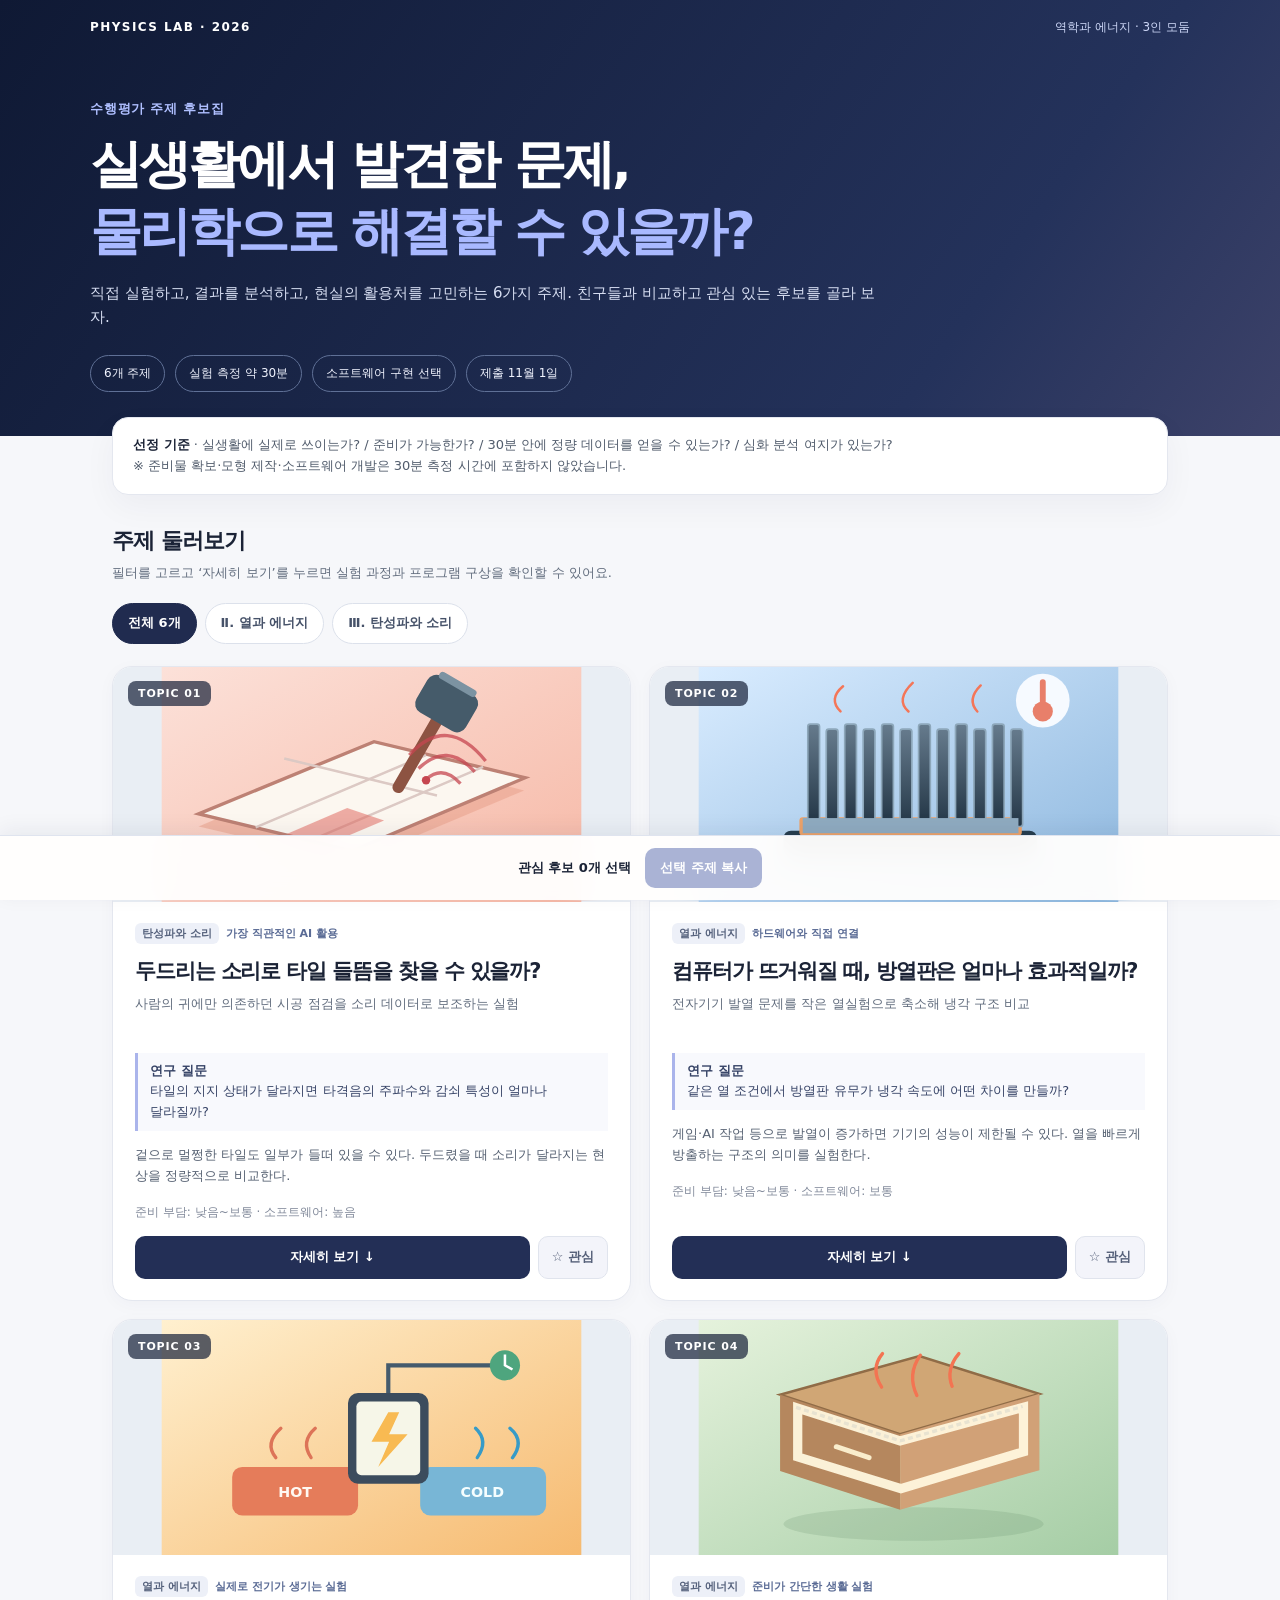
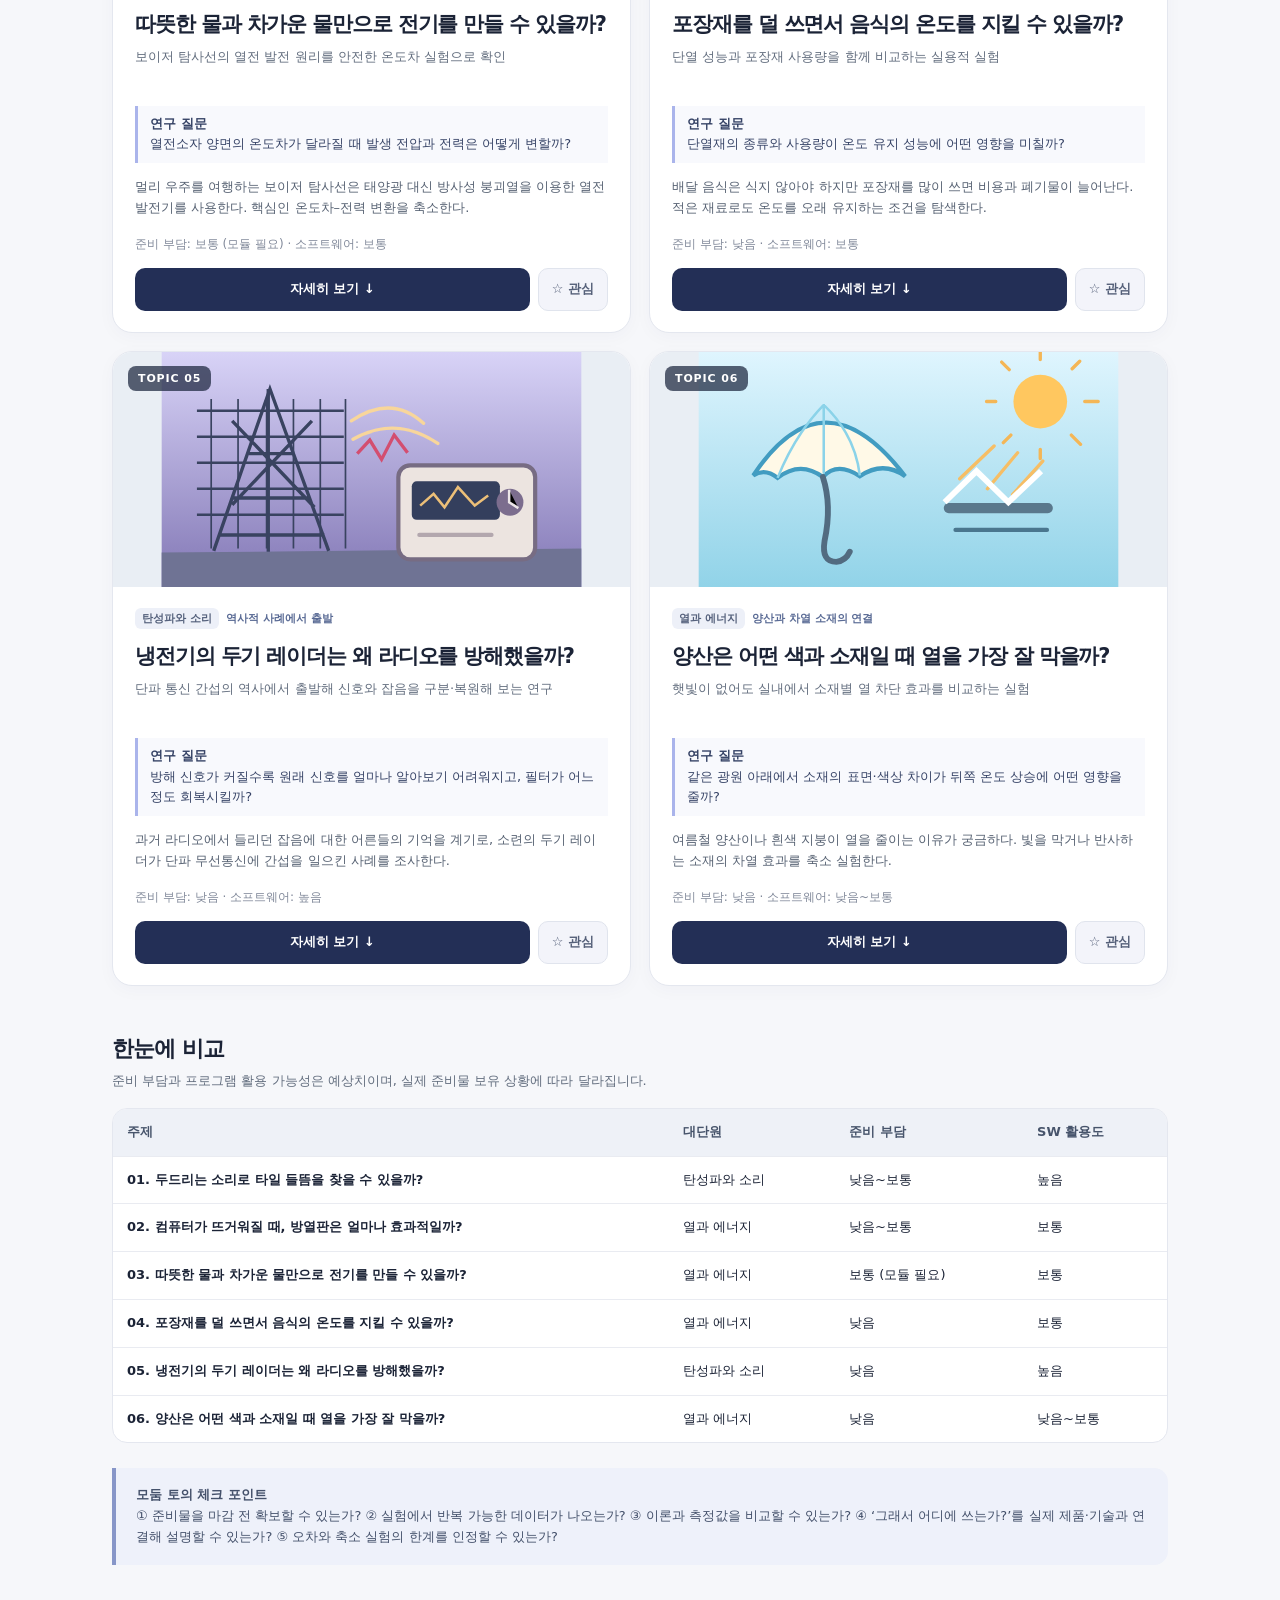
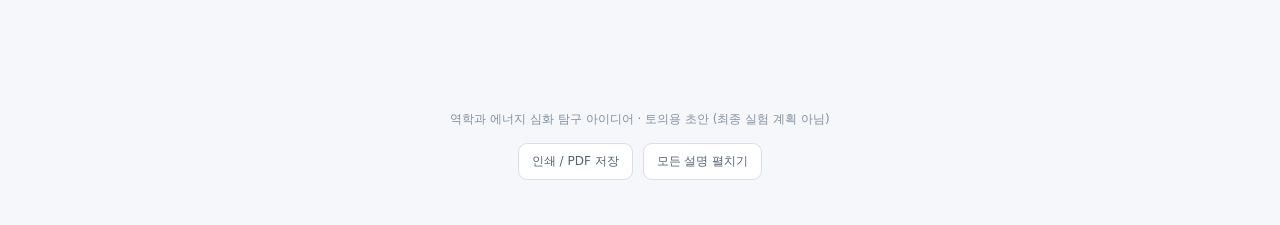
<file: 2026/physics-cooling/topics.html>
<!doctype html>
<html lang="ko">
<head>
<meta charset="utf-8"/><meta name="viewport" content="width=device-width, initial-scale=1"/>
<meta name="theme-color" content="#10172a"/>
<title>역학과 에너지 | 수행평가 탐구 주제 모음</title>
<style>
:root{--bg:#f6f7fa;--ink:#1b2336;--muted:#626d7e;--line:#e4e7ef;--card:#fff;--accent:#485ee6;--shade:#eef0ff}
*{box-sizing:border-box}body{margin:0;background:var(--bg);color:var(--ink);font-family:Pretendard,"Noto Sans KR","Apple SD Gothic Neo","Malgun Gothic",system-ui,sans-serif;-webkit-font-smoothing:antialiased;line-height:1.6}
button{font:inherit}a{color:inherit}header{background:linear-gradient(125deg,#0f1934,#24325b 75%,#3d4269);color:#fff;padding:18px 22px 44px}header .inner,main,footer{max-width:1100px;margin:auto}.top{display:flex;align-items:center;justify-content:space-between;gap:16px;font-size:12px;color:#cdd7f7}.brand{font-weight:800;letter-spacing:.12em;color:#fff}.eyebrow{display:inline-block;margin-top:62px;color:#afbfff;font-size:13px;font-weight:750;letter-spacing:.06em}.hero{max-width:760px;font-size:clamp(30px,4.8vw,52px);font-weight:850;line-height:1.3;letter-spacing:-.055em;margin:10px 0 12px}.hero em{font-style:normal;color:#a9b9ff}.intro{max-width:800px;color:#d7def2;font-size:15px}.heroStats{display:flex;gap:10px;flex-wrap:wrap;margin-top:26px}.heroStats span{border:1px solid #5f7096;color:#f0f3fe;border-radius:99px;padding:8px 13px;font-size:12px}
main{padding:26px 22px 70px}.notice{background:#fff;border:1px solid var(--line);border-radius:16px;padding:17px 20px;color:#515c6c;font-size:13px;margin:-45px 0 28px;position:relative;box-shadow:0 12px 33px #14203a0b}.notice strong{color:#1b2336}.sectionHeader{display:flex;justify-content:space-between;gap:12px;flex-wrap:wrap;align-items:end;margin:16px 0}.sectionHeader h2{margin:0;font-size:22px;letter-spacing:-.04em}.sectionHeader p{margin:5px 0 0;font-size:13px;color:var(--muted)}.tools{display:flex;gap:8px;flex-wrap:wrap;margin:19px 0 22px}.chip{border:1px solid #dce1eb;background:white;color:#465269;border-radius:999px;padding:9px 15px;cursor:pointer;font-size:13px;font-weight:700}.chip[aria-pressed="true"]{background:#202b4f;color:white;border-color:#202b4f}.chip:focus-visible,.pick:focus-visible,.view:focus-visible,.action:focus-visible{outline:3px solid #9bafff;outline-offset:3px}
.grid{display:grid;grid-template-columns:repeat(2,minmax(0,1fr));gap:18px}.topic{background:var(--card);border:1px solid var(--line);border-radius:20px;overflow:hidden;box-shadow:0 4px 18px #1c2d5208;display:flex;flex-direction:column;min-width:0}.figure{position:relative;overflow:hidden;aspect-ratio:2.2/1;background:#e9eef4}.figure svg{height:100%;width:100%;display:block}.figure .num{position:absolute;top:14px;left:15px;color:#fff;background:#19233bb5;padding:4px 10px;border-radius:8px;font-size:11px;letter-spacing:.08em;font-weight:800}.content{padding:21px 22px;display:flex;flex-direction:column;flex:1}.meta{font-size:11px;font-weight:800;color:#5a6b95;display:flex;gap:7px;align-items:center;flex-wrap:wrap}.meta .pill{background:#edf0f8;color:#55617c;border-radius:6px;padding:2px 7px}.topic h3{font-size:21px;letter-spacing:-.055em;line-height:1.45;margin:12px 0 7px;word-break:keep-all}.short{font-size:13px;color:var(--muted);margin:0 0 17px;min-height:42px}.question{border-left:3px solid #aab4eb;padding:8px 0 8px 12px;background:#f8f9fd;font-size:13px;color:#374467;margin-bottom:14px;word-break:keep-all}.why{font-size:13px;color:#576273;margin:0 0 16px}.buttons{display:flex;gap:8px;align-items:center;margin-top:auto}.view{background:#232f56;color:#fff;border:0;padding:11px 15px;border-radius:10px;font-weight:750;cursor:pointer;flex:1;font-size:13px}.pick{background:#f3f4fa;color:#556079;border:1px solid #e0e4ed;padding:10px 13px;border-radius:10px;font-size:13px;cursor:pointer;font-weight:800;white-space:nowrap}.pick[aria-pressed="true"]{background:#eef4ea;border-color:#b7d0ad;color:#3b6f3c}.smallInfo{font-size:12px;color:#81899a;margin:0 0 14px}.drawer{background:#fafbfe;border-top:1px solid var(--line);padding:18px 22px 22px;display:none;font-size:13px}.drawer.open{display:block}.drawer h4{margin:17px 0 6px;font-size:13px;color:#1f2f50}.drawer h4:first-child{margin-top:0}.drawer p{margin:0 0 8px;color:#465369}.drawer ol{margin:0;padding-left:20px;color:#465369}.drawer li{margin:5px 0}.material{display:inline-block;padding:3px 8px;background:#e9edf6;border-radius:7px;margin:0 4px 6px 0;color:#44516b}.warning{border-radius:11px;background:#fff6eb;border:1px solid #f6dfbf;padding:12px;color:#785632!important;margin-top:13px!important}.secondary{display:flex;gap:10px;flex-wrap:wrap;color:#627087;font-size:12px;margin:12px 0}.secondary strong{color:#354b69}
.compare{margin-top:45px}.compare table{width:100%;border-collapse:collapse;font-size:13px;min-width:580px}.tableWrap{overflow-x:auto;background:#fff;border:1px solid var(--line);border-radius:15px}.compare th{background:#eef1f7;color:#47546b;text-align:left}.compare th,.compare td{padding:13px 14px;border-bottom:1px solid #e9ebf1}.compare tr:last-child td{border-bottom:0}.compare td:first-child{font-weight:800}.note{margin-top:25px;border-left:4px solid #8796c8;background:#eef1fa;color:#44516b;padding:17px 20px;border-radius:0 14px 14px 0;font-size:13px}.bottomBar{position:sticky;bottom:0;background:#fffefdf5;backdrop-filter:blur(12px);border-top:1px solid #dfe4ef;box-shadow:0 -5px 20px #17233f10;padding:12px 20px;z-index:5;display:flex;align-items:center;justify-content:center;gap:14px;flex-wrap:wrap}.counter{font-weight:750;font-size:13px}.action{border:none;background:#344ed0;color:#fff;border-radius:10px;padding:10px 15px;font-size:13px;font-weight:750;cursor:pointer}.action:disabled{background:#aab3d5;cursor:default}footer{padding:10px 22px 45px;color:#8290a0;font-size:12px;text-align:center}.footBtns{display:flex;gap:10px;justify-content:center;margin-top:13px}.footBtns button{border:1px solid #d8deeb;border-radius:9px;padding:8px 13px;background:#fff;color:#556277;font-size:12px;cursor:pointer}.hide{display:none!important}
@media(max-width:740px){.grid{grid-template-columns:1fr}.eyebrow{margin-top:42px}header{padding-bottom:55px}.hero{font-size:34px}.notice{margin-top:-44px}.figure{aspect-ratio:2.15/1}.content{padding:19px}.drawer{padding:15px 19px}.bottomBar{justify-content:space-between}.top{font-size:10px}}
@media print{header{color:#111;background:#fff;padding:10px 0}.top,.heroStats,.tools,.buttons,.bottomBar,.footBtns{display:none!important}.eyebrow{margin:0}.hero{font-size:25px}.intro{color:#333}.notice{margin:8px 0;box-shadow:none}.grid{grid-template-columns:1fr}.topic{break-inside:avoid;box-shadow:none}.drawer{display:block!important}.figure{max-height:120px}.compare{break-before:page}body{background:white}main{padding:0}}
</style>
</head>
<body>
<header><div class="inner"><div class="top"><span class="brand">PHYSICS LAB · 2026</span><span>역학과 에너지 · 3인 모둠</span></div>
<div class="eyebrow">수행평가 주제 후보집</div><h1 class="hero">실생활에서 발견한 문제,<br/><em>물리학으로 해결할 수 있을까?</em></h1>
<p class="intro">직접 실험하고, 결과를 분석하고, 현실의 활용처를 고민하는 6가지 주제. 친구들과 비교하고 관심 있는 후보를 골라 보자.</p><div class="heroStats"><span>6개 주제</span><span>실험 측정 약 30분</span><span>소프트웨어 구현 선택</span><span>제출 11월 1일</span></div></div></header>
<main><div class="notice"><strong>선정 기준</strong> · 실생활에 실제로 쓰이는가? / 준비가 가능한가? / 30분 안에 정량 데이터를 얻을 수 있는가? / 심화 분석 여지가 있는가?<br/>※ 준비물 확보·모형 제작·소프트웨어 개발은 30분 측정 시간에 포함하지 않았습니다.</div>
<div class="sectionHeader"><div><h2>주제 둘러보기</h2><p>필터를 고르고 ‘자세히 보기’를 누르면 실험 과정과 프로그램 구상을 확인할 수 있어요.</p></div></div>
<div class="tools" aria-label="단원 필터"><button class="chip" data-filter="전체" aria-pressed="true">전체 6개</button><button class="chip" data-filter="열과 에너지" aria-pressed="false">Ⅱ. 열과 에너지</button><button class="chip" data-filter="탄성파와 소리" aria-pressed="false">Ⅲ. 탄성파와 소리</button></div>
<div class="grid" id="cards"></div>
<section class="compare"><div class="sectionHeader"><div><h2>한눈에 비교</h2><p>준비 부담과 프로그램 활용 가능성은 예상치이며, 실제 준비물 보유 상황에 따라 달라집니다.</p></div></div><div class="tableWrap"><table><thead><tr><th>주제</th><th>대단원</th><th>준비 부담</th><th>SW 활용도</th></tr></thead><tbody id="compareBody"></tbody></table></div></section>
<div class="note"><strong>모둠 토의 체크 포인트</strong><br/>① 준비물을 마감 전 확보할 수 있는가? ② 실험에서 반복 가능한 데이터가 나오는가? ③ 이론과 측정값을 비교할 수 있는가? ④ ‘그래서 어디에 쓰는가?’를 실제 제품·기술과 연결해 설명할 수 있는가? ⑤ 오차와 축소 실험의 한계를 인정할 수 있는가?</div></main>
<div class="bottomBar"><span class="counter" id="counter">관심 후보 0개 선택</span><button class="action" id="copy" disabled>선택 주제 복사</button></div>
<footer>역학과 에너지 심화 탐구 아이디어 · 토의용 초안 (최종 실험 계획 아님)<div class="footBtns"><button onclick="window.print()">인쇄 / PDF 저장</button><button id="showAll">모든 설명 펼치기</button></div></footer>
<script>
const TOPICS = [{"id": "tile", "n": "01", "category": "탄성파와 소리", "color": "coral", "label": "가장 직관적인 AI 활용", "title": "두드리는 소리로 타일 들뜸을 찾을 수 있을까?", "short": "사람의 귀에만 의존하던 시공 점검을 소리 데이터로 보조하는 실험", "question": "타일의 지지 상태가 달라지면 타격음의 주파수와 감쇠 특성이 얼마나 달라질까?", "why": "겉으로 멀쩡한 타일도 일부가 들떠 있을 수 있다. 두드렸을 때 소리가 달라지는 현상을 정량적으로 비교한다.", "use": "집 안 타일 시공 하자 점검 보조, 건축물 유지보수, 소리 기반 비파괴 검사", "materials": ["동일 규격 타일 또는 단단한 판", "판을 띄울 얇은 받침", "작은 고무망치", "스마트폰"], "exp": ["밀착 지지 조건과 일부가 뜬 조건을 미리 준비한다.", "같은 위치·도구로 조건마다 약 10회 두드려 녹음한다.", "소리의 주파수와 울림이 감소하는 시간을 비교한다."], "software": "녹음 파일 → 주파수 스펙트럼·감쇠시간 분석 → 특징값 비교. 시간이 남으면 별도의 검증 자료로 간단한 정상/들뜸 분류 모델을 시험한다.", "vars": "독립: 지지 상태 / 종속: 주파수·감쇠시간 / 통제: 타격 위치·도구·녹음 거리", "caution": "모형은 지지 상태 차이만 재현한다. 실제 내부 균열이나 모든 시공 하자를 정확히 진단하는 도구라고 주장할 수는 없다.", "prep": "낮음~보통", "sw": "높음", "recommendation": "강력 추천", "art": "<svg viewBox=\"0 0 500 280\" aria-label=\"타일을 두드려 울림을 확인하는 그림\" role=\"img\"><defs><linearGradient id=\"tilebg\" x2=\"1\" y2=\"1\"><stop stop-color=\"#FCE1D9\"/><stop offset=\"1\" stop-color=\"#F6B8A6\"/><\/linearGradient><\/defs><rect width=\"500\" height=\"280\" fill=\"url(#tilebg)\"/><g transform=\"translate(44 45)\"><path d=\"M0 145 L184 188 L388 102 L209 56Z\" fill=\"#EAA28C\" opacity=\".55\"/><path d=\"M0 130 L183 174 L389 87 L209 44Z\" fill=\"#FCF7F0\" stroke=\"#BD8174\" stroke-width=\"4\"/><path d=\"M68 146L271 60 M135 161L339 74 M102 64L284 108\" stroke=\"#DCC9C4\" stroke-width=\"3\"/><path d=\"M105 154L152 167L221 138L177 123Z\" fill=\"#E26E65\" opacity=\".55\"/><\/g><g transform=\"translate(352 22) rotate(30)\"><rect x=\"-7\" y=\"34\" width=\"14\" height=\"113\" rx=\"7\" fill=\"#8D5342\"/><rect x=\"-34\" y=\"0\" width=\"68\" height=\"50\" rx=\"12\" fill=\"#455B6A\"/><rect x=\"-25\" y=\"-6\" width=\"50\" height=\"9\" rx=\"4\" fill=\"#7C93A2\"/><\/g><g fill=\"none\" stroke=\"#C64650\" stroke-width=\"4\" opacity=\".75\"><path d=\"M315 134 Q335 116 356 139\"/><path d=\"M306 121 Q340 88 373 125\"/><path d=\"M295 105 Q340 55 386 112\"/><\/g><circle cx=\"315\" cy=\"135\" r=\"5\" fill=\"#C64650\"/><\/svg>"}, {"id": "cool", "n": "02", "category": "열과 에너지", "color": "blue", "label": "하드웨어와 직접 연결", "title": "컴퓨터가 뜨거워질 때, 방열판은 얼마나 효과적일까?", "short": "전자기기 발열 문제를 작은 열실험으로 축소해 냉각 구조 비교", "question": "같은 열 조건에서 방열판 유무가 냉각 속도에 어떤 차이를 만들까?", "why": "게임·AI 작업 등으로 발열이 증가하면 기기의 성능이 제한될 수 있다. 열을 빠르게 방출하는 구조의 의미를 실험한다.", "use": "노트북·스마트폰·CPU·GPU 방열 구조 설계의 기초, 소형 전자기기 냉각 연구", "materials": ["동일한 금속 용기 2개", "45~50℃의 따뜻한 물", "작은 금속 방열판", "온도계 또는 센서"], "exp": ["용기 두 개에 같은 온도·양의 따뜻한 물을 넣는다.", "한쪽에만 방열판을 밀착시키고 동일한 환경에 둔다.", "약 15분간 1분 간격으로 온도를 재서 냉각 곡선을 비교한다."], "software": "시간–온도 데이터를 그래프로 만들고 냉각 속도를 추정한다. 앞부분 자료로 뒷부분 온도를 예측해 실제 결과와 비교한다.", "vars": "독립: 방열판 유무 / 종속: 시간별 물 온도 / 통제: 물의 양·초기 온도·용기·주변 온도", "caution": "실제 CPU의 팬·열전달·스로틀링을 직접 재현하는 것은 아니다. 용기와 방열판의 접촉 상태가 오차를 만든다.", "prep": "낮음~보통", "sw": "보통", "recommendation": "강력 추천", "art": "<svg viewBox=\"0 0 500 280\" aria-label=\"방열판과 온도 변화\" role=\"img\"><defs><linearGradient id=\"coolbg\" x2=\"1\" y2=\"1\"><stop stop-color=\"#D9ECFF\"/><stop offset=\"1\" stop-color=\"#8DB7DE\"/><\/linearGradient><linearGradient id=\"metal\" x2=\"0\" y2=\"1\"><stop stop-color=\"#667B8D\"/><stop offset=\"1\" stop-color=\"#243747\"/><\/linearGradient><\/defs><rect width=\"500\" height=\"280\" fill=\"url(#coolbg)\"/><ellipse cx=\"248\" cy=\"242\" rx=\"176\" ry=\"21\" fill=\"#30638B\" opacity=\".18\"/><rect x=\"101\" y=\"195\" width=\"302\" height=\"30\" rx=\"9\" fill=\"#273D4E\"/><rect x=\"120\" y=\"179\" width=\"265\" height=\"22\" rx=\"4\" fill=\"#EDA269\"/><g fill=\"url(#metal)\" stroke=\"#8DA7BA\" stroke-width=\"2\"><rect x=\"130\" y=\"68\" width=\"14\" height=\"116\" rx=\"3\"/><rect x=\"152\" y=\"74\" width=\"14\" height=\"116\" rx=\"3\"/><rect x=\"174\" y=\"68\" width=\"14\" height=\"116\" rx=\"3\"/><rect x=\"196\" y=\"74\" width=\"14\" height=\"116\" rx=\"3\"/><rect x=\"218\" y=\"68\" width=\"14\" height=\"116\" rx=\"3\"/><rect x=\"240\" y=\"74\" width=\"14\" height=\"116\" rx=\"3\"/><rect x=\"262\" y=\"68\" width=\"14\" height=\"116\" rx=\"3\"/><rect x=\"284\" y=\"74\" width=\"14\" height=\"116\" rx=\"3\"/><rect x=\"306\" y=\"68\" width=\"14\" height=\"116\" rx=\"3\"/><rect x=\"328\" y=\"74\" width=\"14\" height=\"116\" rx=\"3\"/><rect x=\"350\" y=\"68\" width=\"14\" height=\"116\" rx=\"3\"/><rect x=\"372\" y=\"74\" width=\"14\" height=\"116\" rx=\"3\"/><\/g><rect x=\"124\" y=\"180\" width=\"257\" height=\"18\" fill=\"#8FABC0\"/><g stroke=\"#F47658\" stroke-width=\"3\" fill=\"none\" stroke-linecap=\"round\"><path d=\"M169 53Q154 38 172 23\"/><path d=\"M250 53Q234 39 255 19\"/><path d=\"M332 53Q319 39 336 22\"/><\/g><g transform=\"translate(410 40)\"><circle r=\"32\" fill=\"#F6FAFF\"/><path d=\"M0 -22V3\" stroke=\"#E87F6A\" stroke-width=\"7\" stroke-linecap=\"round\"/><circle cy=\"13\" r=\"12\" fill=\"#E87F6A\"/><\/g><\/svg>"}, {"id": "power", "n": "03", "category": "열과 에너지", "color": "amber", "label": "실제로 전기가 생기는 실험", "title": "따뜻한 물과 차가운 물만으로 전기를 만들 수 있을까?", "short": "보이저 탐사선의 열전 발전 원리를 안전한 온도차 실험으로 확인", "question": "열전소자 양면의 온도차가 달라질 때 발생 전압과 전력은 어떻게 변할까?", "why": "멀리 우주를 여행하는 보이저 탐사선은 태양광 대신 방사성 붕괴열을 이용한 열전 발전기를 사용한다. 핵심인 온도차–전력 변환을 축소한다.", "use": "우주 탐사선의 열전 발전 원리 이해, 산업 폐열 회수 및 저전력 센서용 보조 전원 가능성 연구", "materials": ["열전 발전 가능 모듈", "따뜻한 물·찬물", "금속판 2개", "멀티미터·저항"], "exp": ["열전소자 양면에 서로 다른 온도의 금속판을 밀착시킨다.", "온도차를 2~3단계로 바꿔 전압을 측정한다.", "저항을 연결해 전류·전력을 계산하고 온도차에 따른 출력을 비교한다."], "software": "온도차–출력 그래프를 그리고 부하저항에 따른 최대 출력 조건을 비교한다. 측정값으로 전력 예측 모델을 만든다.", "vars": "독립: 양면 온도차 / 종속: 전압·출력 / 통제: 모듈·접촉면·부하저항", "caution": "RTG는 원자로가 아니라 자연적인 방사성 붕괴열을 쓰는 발전기다. 실험에는 방사성 물질을 쓰지 않는다. 출력만으로 열효율을 산출할 수는 없다.", "prep": "보통 (모듈 필요)", "sw": "보통", "recommendation": "유력 후보", "art": "<svg viewBox=\"0 0 500 280\" aria-label=\"열전 모듈 양쪽의 뜨거운 면과 차가운 면\" role=\"img\"><defs><linearGradient id=\"powbg\" x2=\"1\" y2=\"1\"><stop stop-color=\"#FFF0CF\"/><stop offset=\"1\" stop-color=\"#F6BA70\"/><\/linearGradient><\/defs><rect width=\"500\" height=\"280\" fill=\"url(#powbg)\"/><g transform=\"translate(60 35)\"><rect x=\"24\" y=\"140\" width=\"150\" height=\"58\" rx=\"12\" fill=\"#E57C5A\"/><rect x=\"248\" y=\"140\" width=\"150\" height=\"58\" rx=\"12\" fill=\"#78B6D6\"/><rect x=\"162\" y=\"52\" width=\"96\" height=\"108\" rx=\"12\" fill=\"#3C4C5D\"/><rect x=\"172\" y=\"62\" width=\"76\" height=\"88\" rx=\"6\" fill=\"#F6F6E8\"/><path d=\"M210 75L190 110H211L198 140L233 101H211L223 75Z\" fill=\"#F8BA52\"/><g fill=\"none\" stroke-width=\"4\" stroke-linecap=\"round\"><path d=\"M76 129Q62 112 82 94\" stroke=\"#DD7458\"/><path d=\"M118 129Q105 110 123 94\" stroke=\"#DD7458\"/><path d=\"M316 129Q330 109 314 94\" stroke=\"#379BC7\"/><path d=\"M358 129Q373 109 355 94\" stroke=\"#379BC7\"/><\/g><text x=\"99\" y=\"176\" font-size=\"17\" font-weight=\"700\" text-anchor=\"middle\" fill=\"#FFF9F2\">HOT<\/text><text x=\"322\" y=\"176\" font-size=\"17\" font-weight=\"700\" text-anchor=\"middle\" fill=\"#F5FEFF\">COLD<\/text><path d=\"M210 52 V19H349\" fill=\"none\" stroke=\"#455B6D\" stroke-width=\"5\"/><circle cx=\"349\" cy=\"19\" r=\"18\" fill=\"#4EA57E\"/><path d=\"M349 6V19L358 24\" stroke=\"white\" stroke-width=\"3\" fill=\"none\"/><\/g><\/svg>"}, {"id": "pack", "n": "04", "category": "열과 에너지", "color": "green", "label": "준비가 간단한 생활 실험", "title": "포장재를 덜 쓰면서 음식의 온도를 지킬 수 있을까?", "short": "단열 성능과 포장재 사용량을 함께 비교하는 실용적 실험", "question": "단열재의 종류와 사용량이 온도 유지 성능에 어떤 영향을 미칠까?", "why": "배달 음식은 식지 않아야 하지만 포장재를 많이 쓰면 비용과 폐기물이 늘어난다. 적은 재료로도 온도를 오래 유지하는 조건을 탐색한다.", "use": "배달용 보온 포장, 식품·의약품 배송, 포장재 절감 설계", "materials": ["같은 크기의 용기 3개", "따뜻한 물", "신문지·에어캡·은박 단열재", "온도계"], "exp": ["용기에 다른 재료를 동일 두께 또는 질량 기준으로 감싼다.", "같은 양·온도의 물을 넣는다.", "15~20분 동안 온도를 기록하고 포장량 대비 온도 유지 효과를 비교한다."], "software": "온도 변화 곡선·재료 사용량 그래프를 만들고, 짧은 구간의 열손실 추세를 단순 모델로 추정한다.", "vars": "독립: 포장재 종류·양 / 종속: 온도 감소량 / 통제: 용기·물의 양·초기 온도·실내 환경", "caution": "30분 이내의 자료만으로 장시간 배송 성능을 단정할 수 없다. 장기 예측은 추가 검증이 필요하다.", "prep": "낮음", "sw": "보통", "recommendation": "안정적 후보", "art": "<svg viewBox=\"0 0 500 280\" aria-label=\"단열 포장된 음식 상자\" role=\"img\"><defs><linearGradient id=\"packbg\" x2=\"1\" y2=\"1\"><stop stop-color=\"#E5F2DC\"/><stop offset=\"1\" stop-color=\"#A5CDA5\"/><\/linearGradient><\/defs><rect width=\"500\" height=\"280\" fill=\"url(#packbg)\"/><ellipse cx=\"256\" cy=\"243\" rx=\"155\" ry=\"20\" fill=\"#527B5D\" opacity=\".17\"/><path d=\"M97 89 L263 43L406 88L240 136Z\" fill=\"#D0A675\" stroke=\"#906C47\" stroke-width=\"3\"/><path d=\"M97 89L240 136L240 226L97 180Z\" fill=\"#B5875E\"/><path d=\"M240 136L406 88L406 179L240 226Z\" fill=\"#D1A177\"/><path d=\"M118 105L240 144L387 104L387 157L241 201L118 163Z\" fill=\"none\" stroke=\"#FFF7DE\" stroke-width=\"11\" opacity=\".95\"/><path d=\"M116 104L240 144L386 103\" fill=\"none\" stroke=\"#E8E3D1\" stroke-width=\"4\" stroke-dasharray=\"6 4\"/><g fill=\"none\" stroke=\"#F37452\" stroke-width=\"4\" stroke-linecap=\"round\"><path d=\"M218 80 Q204 58 219 40\"/><path d=\"M260 90 Q248 65 264 42\"/><path d=\"M302 79 Q294 59 310 40\"/><\/g><path d=\"M164 151L203 164\" stroke=\"#F9EDCC\" stroke-width=\"6\" stroke-linecap=\"round\"/><\/svg>"}, {"id": "duga", "n": "05", "category": "탄성파와 소리", "color": "violet", "label": "역사적 사례에서 출발", "title": "냉전기의 두기 레이더는 왜 라디오를 방해했을까?", "short": "단파 통신 간섭의 역사에서 출발해 신호와 잡음을 구분·복원해 보는 연구", "question": "방해 신호가 커질수록 원래 신호를 얼마나 알아보기 어려워지고, 필터가 어느 정도 회복시킬까?", "why": "과거 라디오에서 들리던 잡음에 대한 어른들의 기억을 계기로, 소련의 두기 레이더가 단파 무선통신에 간섭을 일으킨 사례를 조사한다.", "use": "라디오·무선통신의 수신 품질 개선, 녹음 잡음 제거, 신호처리의 기초", "materials": ["스마트폰 2대 또는 스마트폰·노트북", "신호를 재생할 스피커", "주변 잡음을 만들 도구", "녹음 앱"], "exp": ["일정한 소리 신호를 재생하고 깨끗한 기준 녹음을 남긴다.", "잡음의 크기를 바꾸며 같은 신호를 다시 녹음한다.", "원본과 혼합된 신호를 비교하고 신호 구별 가능성을 분석한다."], "software": "녹음 파일의 주파수 스펙트럼을 표시하고 디지털 필터 적용 전후의 신호 복원 오차를 비교한다.", "vars": "독립: 잡음 크기 / 종속: 복원 오차·신호 구별 정도 / 통제: 원래 신호·녹음 거리·음량", "caution": "음향 혼합·필터 실험이지 두기 레이더의 전리층 전파 또는 실제 전자기파 간섭을 재현하는 것은 아니다. 일반 AM 잡음 전체를 두기 탓으로 돌릴 수도 없다.", "prep": "낮음", "sw": "높음", "recommendation": "흥미로운 후보", "art": "<svg viewBox=\"0 0 500 280\" aria-label=\"두기 레이더 안테나와 라디오 신호 간섭\" role=\"img\"><defs><linearGradient id=\"radbg\" x2=\"0\" y2=\"1\"><stop stop-color=\"#D8D3F7\"/><stop offset=\"1\" stop-color=\"#8277B5\"/><\/linearGradient><\/defs><rect width=\"500\" height=\"280\" fill=\"url(#radbg)\"/><path d=\"M0 239L500 234V280H0Z\" fill=\"#6F7394\"/><g transform=\"translate(39 36)\" stroke=\"#394360\" stroke-width=\"4\" fill=\"none\"><path d=\"M23 201L90 8L160 201M46 138H138M65 85H118M30 182H155M45 146L140 46M45 46L143 149\"/><path d=\"M88 8V202\"/><path d=\"M3 34H178M3 65H178M3 96H178M3 127H178M3 158H178\" stroke-width=\"3\"/><path d=\"M20 20V198M52 20V198M86 20V198M118 20V198M150 20V198M180 20V198\" stroke-width=\"2\"/><\/g><g transform=\"translate(282 126)\"><rect x=\"0\" y=\"9\" width=\"163\" height=\"112\" rx=\"14\" fill=\"#ECE4E0\" stroke=\"#776C83\" stroke-width=\"5\"/><rect x=\"16\" y=\"28\" width=\"105\" height=\"46\" rx=\"6\" fill=\"#343F5D\"/><path d=\"M26 57L42 43L55 59L71 35L91 57L107 45\" stroke=\"#ECBF78\" stroke-width=\"3\" fill=\"none\"/><circle cx=\"133\" cy=\"53\" r=\"16\" fill=\"#7C6D8E\"/><path d=\"M132 38V53L143 60\" stroke=\"#EDE6E8\" stroke-width=\"3\"/><path d=\"M25 92H111\" stroke=\"#B3A7AE\" stroke-width=\"5\" stroke-linecap=\"round\"/><\/g><path d=\"M226 82Q274 50 312 85M228 104Q279 75 329 109\" stroke=\"#F8D69B\" stroke-width=\"4\" stroke-linecap=\"round\" fill=\"none\"/><path d=\"M233 121L248 105L262 128L277 99L293 120\" stroke=\"#D34E70\" stroke-width=\"4\" fill=\"none\"/><\/svg>"}, {"id": "shade", "n": "06", "category": "열과 에너지", "color": "sky", "label": "양산과 차열 소재의 연결", "title": "양산은 어떤 색과 소재일 때 열을 가장 잘 막을까?", "short": "햇빛이 없어도 실내에서 소재별 열 차단 효과를 비교하는 실험", "question": "같은 광원 아래에서 소재의 표면·색상 차이가 뒤쪽 온도 상승에 어떤 영향을 줄까?", "why": "여름철 양산이나 흰색 지붕이 열을 줄이는 이유가 궁금하다. 빛을 막거나 반사하는 소재의 차열 효과를 축소 실험한다.", "use": "양산·모자 소재 비교, 건물 차열 도료, 버스정류장 등 야외 차양 설계", "materials": ["검정·흰색·은박 등 샘플", "동일한 온도계 또는 센서", "고정 가능한 안전한 광원", "소재 거치대"], "exp": ["동일한 크기의 샘플을 광원에서 같은 거리에 배치한다.", "각 샘플 뒤의 동일 위치에서 10~15분 온도를 측정한다.", "온도 상승량과 시간에 따른 변화를 비교한다."], "software": "온도 상승 곡선과 소재별 순위를 시각화하고, 광원 조건에서의 상대적 차열 효과를 분석한다.", "vars": "독립: 색상·소재 / 종속: 뒷면 온도 상승 / 통제: 광원 거리·샘플 크기·센서 위치", "caution": "일반 실내 조명은 태양광과 파장 분포가 다르다. 온도 결과만으로 자외선 차단율이나 실제 야외 체감온도를 추정하면 안 된다.", "prep": "낮음", "sw": "낮음~보통", "recommendation": "생활밀착 후보", "art": "<svg viewBox=\"0 0 500 280\" aria-label=\"햇빛 아래 양산과 차열 소재\" role=\"img\"><defs><linearGradient id=\"shbg\" x2=\"0\" y2=\"1\"><stop stop-color=\"#DFF5FE\"/><stop offset=\"1\" stop-color=\"#91D3E8\"/><\/linearGradient><\/defs><rect width=\"500\" height=\"280\" fill=\"url(#shbg)\"/><circle cx=\"407\" cy=\"59\" r=\"32\" fill=\"#FFC75F\"/><g stroke=\"#F4B656\" stroke-width=\"4\" stroke-linecap=\"round\"><path d=\"M407 9V0M407 116V127M354 59H343M460 59H476M370 21L361 12M444 99L455 110M445 20L454 11M372 99L363 108\"/><\/g><path d=\"M65 147Q149 21 246 148Q220 129 192 148Q165 130 148 149Q121 129 94 150Q79 138 65 147Z\" fill=\"#FFF9E7\" stroke=\"#429CC1\" stroke-width=\"5\"/><path d=\"M148 149Q159 183 150 225Q146 250 164 250Q175 249 180 238\" stroke=\"#526B80\" stroke-width=\"7\" fill=\"none\" stroke-linecap=\"round\"/><path d=\"M149 62L149 145M149 63Q186 98 192 147M149 63Q115 98 94 150\" stroke=\"#8BD3E9\" stroke-width=\"3\" fill=\"none\"/><g stroke=\"#FDBA56\" stroke-width=\"4\" stroke-linecap=\"round\" opacity=\".9\"><path d=\"M352 112L311 151\"/><path d=\"M380 120L344 163\"/><path d=\"M410 130L374 170\"/><\/g><rect x=\"292\" y=\"180\" width=\"130\" height=\"12\" rx=\"6\" fill=\"#5A788C\"/><path d=\"M293 179L331 142L369 179L408 142\" stroke=\"#FFFFFF\" stroke-width=\"7\" fill=\"none\"/><path d=\"M306 212H415\" stroke=\"#4A768E\" stroke-width=\"5\" stroke-linecap=\"round\"/><\/svg>"}];
const selected = new Set();
let allOpen = false;
const cards = document.getElementById('cards');
const esc = s => String(s).replace(/[&<>"']/g, c=>({'&':'&amp;','<':'&lt;','>':'&gt;','"':'&quot;',"'":'&#39;'}[c]));
function render(){
  cards.innerHTML = TOPICS.map(t=>`<article class="topic" data-category="${esc(t.category)}" id="topic-${t.id}">
    <div class="figure">${t.art}<span class="num">TOPIC ${t.n}</span></div>
    <div class="content"><div class="meta"><span class="pill">${esc(t.category)}</span><span>${esc(t.label)}</span></div>
      <h3>${esc(t.title)}</h3><p class="short">${esc(t.short)}</p><div class="question"><b>연구 질문</b><br/>${esc(t.question)}</div>
      <p class="why">${esc(t.why)}</p><div class="smallInfo">준비 부담: ${esc(t.prep)} · 소프트웨어: ${esc(t.sw)}</div>
      <div class="buttons"><button class="view" data-toggle="${t.id}" aria-expanded="false">자세히 보기 ↓</button><button class="pick" data-pick="${t.id}" aria-pressed="false">☆ 관심</button></div>
    </div><div class="drawer" id="drawer-${t.id}"><h4>어디에 쓸 수 있나?</h4><p>${esc(t.use)}</p>
      <h4>준비물</h4><div>${t.materials.map(m=>`<span class="material">${esc(m)}</span>`).join('')}</div>
      <h4>30분 실험 구성</h4><ol>${t.exp.map(x=>`<li>${esc(x)}</li>`).join('')}</ol>
      <h4>프로그램으로 확장한다면?</h4><p>${esc(t.software)}</p>
      <h4>변인 설정 예시</h4><p>${esc(t.vars)}</p><p class="warning"><b>한계·주의점</b><br/>${esc(t.caution)}</p>
    </div></article>`).join('');
  document.getElementById('compareBody').innerHTML=TOPICS.map(t=>`<tr><td>${esc(t.n+'. '+t.title)}</td><td>${esc(t.category)}</td><td>${esc(t.prep)}</td><td>${esc(t.sw)}</td></tr>`).join('');
}
render();
cards.addEventListener('click',e=>{
const tg=e.target.closest('[data-toggle]');if(tg){const d=document.getElementById('drawer-'+tg.dataset.toggle);const open=d.classList.toggle('open');tg.setAttribute('aria-expanded',String(open));tg.textContent=open?'간략히 보기 ↑':'자세히 보기 ↓';return;}
const pk=e.target.closest('[data-pick]');if(pk){const id=pk.dataset.pick;if(selected.has(id))selected.delete(id);else selected.add(id);pk.setAttribute('aria-pressed',String(selected.has(id)));pk.textContent=selected.has(id)?'★ 선택됨':'☆ 관심';updateCounter();}
});
function updateCounter(){document.getElementById('counter').textContent=`관심 후보 ${selected.size}개 선택`;document.getElementById('copy').disabled=selected.size===0;}
document.querySelectorAll('[data-filter]').forEach(btn=>btn.addEventListener('click',()=>{
  let filter=btn.dataset.filter;document.querySelectorAll('[data-filter]').forEach(b=>b.setAttribute('aria-pressed',String(b===btn)));
  document.querySelectorAll('.topic').forEach(t=>t.classList.toggle('hide',filter!=='전체'&&t.dataset.category!==filter));
}));
document.getElementById('copy').addEventListener('click',async()=>{
const txt='역학과 에너지 수행평가 관심 주제\n'+TOPICS.filter(t=>selected.has(t.id)).map((t,i)=>`${i+1}. ${t.title}\n- 실생활 활용: ${t.use}\n- 연구 질문: ${t.question}`).join('\n\n');
try {await navigator.clipboard.writeText(txt);document.getElementById('copy').textContent='복사 완료 ✓';}catch(e){let inp=document.createElement('textarea');inp.value=txt;document.body.appendChild(inp);inp.select();try{document.execCommand('copy');document.getElementById('copy').textContent='복사 완료 ✓';}catch(e2){window.prompt('아래 내용을 직접 복사하세요',txt)}inp.remove();}
});
document.getElementById('showAll').addEventListener('click',()=>{
allOpen=!allOpen;document.querySelectorAll('.drawer').forEach(d=>d.classList.toggle('open',allOpen));document.querySelectorAll('[data-toggle]').forEach(b=>{b.textContent=allOpen?'간략히 보기 ↑':'자세히 보기 ↓';b.setAttribute('aria-expanded',String(allOpen));});document.getElementById('showAll').textContent=allOpen?'모든 설명 접기':'모든 설명 펼치기';
});
</script>
</body>
</html>
</file>
<file: 2026/void9/3d-guide/style.css>
:root{
  --bg:#0c1118;
  --bg2:#121924;
  --panel:#151d29;
  --line:#26313f;
  --line2:#334255;
  --ink:#e9eef5;
  --muted:#93a1b3;
  --accent:#7cc4ff;
  --ok:#5fd38d;
  --bad:#ff5d5d;
  --warn:#ffc04d;
  --r0:#ff6b4a; --r1:#ffa62b; --r2:#ffe066;
  --c0:#3fd0ff; --c1:#5b7cff; --c2:#b47bff;
  --joint:#d9dde3;
  --radius:12px;
  --mono:'JetBrains Mono',ui-monospace,SFMono-Regular,Menlo,Consolas,monospace;
  color-scheme:dark;
}
*{box-sizing:border-box}
[hidden]{display:none!important}
html,body{margin:0;background:var(--bg);color:var(--ink)}
body{font:15px/1.6 'Noto Sans KR',system-ui,-apple-system,'Apple SD Gothic Neo','Malgun Gothic',sans-serif;word-break:keep-all;min-height:100vh;display:flex;flex-direction:column}
button{font:inherit;color:inherit}
code,pre{font-family:var(--mono)}
code{font-size:.9em;background:#ffffff10;padding:1px 5px;border-radius:5px}
a{color:var(--accent)}
.sr{position:absolute;width:1px;height:1px;overflow:hidden;clip:rect(0 0 0 0);white-space:nowrap}
.skip{position:absolute;left:-999px;top:8px;background:var(--accent);color:#06121e;padding:8px 12px;border-radius:8px;z-index:10}
.skip:focus{left:8px}
:focus-visible{outline:2px solid var(--accent);outline-offset:2px}

/* top bar */
.topbar{display:flex;align-items:center;justify-content:space-between;gap:16px;padding:12px 20px;border-bottom:1px solid var(--line);background:var(--bg2)}
.brand{display:flex;align-items:center;gap:12px;min-width:0}
.brand-mark{flex:none;width:38px;height:38px;border-radius:10px;display:grid;place-items:center;background:#1f2a3a;border:1px solid var(--line2);font:600 13px var(--mono);color:var(--accent)}
.topbar h1{margin:0;font-size:17px;font-weight:900;letter-spacing:-.02em;line-height:1.3}
.ver{font:600 12px var(--mono);color:#06121e;background:var(--accent);padding:1px 6px;border-radius:5px;vertical-align:2px}
.sub{margin:0;font:12px var(--mono);color:var(--muted)}
.top-meta{display:flex;align-items:center;gap:10px;flex-wrap:wrap;justify-content:flex-end}
.badge{font-size:12px;font-weight:700;color:var(--warn);border:1px solid #ffc04d55;padding:4px 10px;border-radius:999px;white-space:nowrap}
.back{font-size:13px;font-weight:700;text-decoration:none;border:1px solid var(--line2);padding:6px 12px;border-radius:999px;color:var(--ink);white-space:nowrap}
.back:hover{border-color:var(--accent)}

/* layout */
.layout{flex:1;display:grid;grid-template-columns:minmax(0,1fr) 400px;min-height:0}
.stage{display:flex;flex-direction:column;min-width:0;border-right:1px solid var(--line)}
.toolbar{display:flex;flex-wrap:wrap;gap:8px 18px;padding:10px 14px;border-bottom:1px solid var(--line);background:var(--bg)}
.tgroup{display:flex;align-items:center;gap:6px;flex-wrap:wrap}
.tlabel{font:600 11px var(--mono);color:var(--muted);letter-spacing:.08em;margin-right:2px}
.chip{appearance:none;border:1px solid var(--line2);background:#182231;border-radius:8px;padding:6px 10px;font-size:13px;font-weight:600;cursor:pointer;min-height:34px;line-height:1.2;white-space:nowrap}
.chip:hover{border-color:#4d6078}
.chip.active,.chip[aria-pressed="true"]{background:#24476a;border-color:var(--accent)}
.chip.toggle[aria-pressed="false"]{color:var(--muted);background:transparent;text-decoration:line-through;text-decoration-color:#93a1b388}
.chip.line{font-family:var(--mono);min-width:44px;position:relative;padding-left:22px}
.chip.line:before{content:'';position:absolute;left:9px;top:50%;width:8px;height:8px;margin-top:-4px;border-radius:2px;background:var(--c)}
.chip.line[aria-pressed="true"]{background:color-mix(in srgb,var(--c) 26%,#121924);border-color:var(--c)}
.r0{--c:var(--r0)}.r1{--c:var(--r1)}.r2{--c:var(--r2)}.c0{--c:var(--c0)}.c1{--c:var(--c1)}.c2{--c:var(--c2)}

.viewport{position:relative;flex:1;min-height:420px;background:radial-gradient(ellipse at 50% 40%,#1a2433 0%,#0c1118 70%);overflow:hidden;touch-action:none;outline:none}
.viewport:focus-visible{box-shadow:inset 0 0 0 2px var(--accent)}
.viewport canvas{display:block}
.view-hint{position:absolute;left:12px;top:10px;font:12px var(--mono);color:#b8c4d3;background:#0c1118b3;padding:3px 8px;border-radius:6px;pointer-events:none;z-index:2;max-width:calc(100% - 24px)}
.view-hint:empty{display:none}
.webgl-fail{position:absolute;inset:0;display:grid;place-content:center;text-align:center;padding:24px;color:var(--muted)}
.webgl-fail strong{color:var(--ink);font-size:17px}

.statusbar{display:flex;align-items:center;justify-content:space-between;gap:10px 18px;flex-wrap:wrap;padding:8px 14px;border-top:1px solid var(--line);background:var(--bg)}
.legend{display:flex;flex-wrap:wrap;gap:4px 14px;list-style:none;margin:0;padding:0;font:12px var(--mono);color:var(--muted)}
.legend li{display:flex;align-items:center;gap:6px}
.legend .sw{display:inline-block;width:14px;height:4px;border-radius:2px;background:var(--c)}
.legend .sw.joint{width:8px;height:8px;border-radius:50%;background:var(--joint)}
.selected{margin:0;font-size:13px;color:#c9d3df}

/* 3D labels */
.lbl{font:600 11px var(--mono);color:#0b1118;background:#e9eef5e6;padding:1px 5px;border-radius:4px;white-space:nowrap;pointer-events:none;transform:translateY(-2px)}
.lbl.row0{background:var(--r0)}.lbl.row1{background:var(--r1)}.lbl.row2{background:var(--r2)}
.lbl.col0{background:var(--c0)}.lbl.col1{background:var(--c1)}.lbl.col2{background:var(--c2);color:#fff}
.lbl.pin{font-size:10px;background:#0c1118d9;color:#c9d3df;border:1px solid #33425599}
.lbl.pin.used{background:#f1f5fa;color:#0b1118;border-color:#fff}
.lbl.pin.gnd{background:#2b2b2b;color:#fff}
.lbl.sw{font-size:10px;background:#0c1118c0;color:#e9eef5}
.lbl.fault{background:var(--bad);color:#fff;font-size:12px}
.lbl.dim{opacity:.25}

/* panel */
.panel{display:flex;flex-direction:column;min-height:0;background:var(--panel);max-height:calc(100vh - 63px);position:sticky;top:0}
.tabs{display:grid;grid-template-columns:repeat(4,1fr);border-bottom:1px solid var(--line);flex:none}
.tabs button{appearance:none;background:transparent;border:0;border-bottom:2px solid transparent;padding:12px 4px;font-size:13px;font-weight:700;color:var(--muted);cursor:pointer;min-height:44px}
.tabs button[aria-selected="true"]{color:var(--ink);border-bottom-color:var(--accent)}
.pane{padding:16px 18px 22px;overflow:auto;flex:1}
.pane[hidden]{display:none}
.pane h2,.pane-title{font-size:17px;margin:0 0 8px;letter-spacing:-.02em}
.pane h3{font-size:14px;margin:0 0 6px}
.pane p{margin:0 0 10px;color:#c9d3df}
.notice{font-size:13px;background:#ffc04d14;border:1px solid #ffc04d40;border-radius:10px;padding:10px 12px}
.hint{font-size:12.5px;color:var(--muted)!important}

.steps{list-style:none;margin:0 0 14px;padding:0;display:grid;grid-template-columns:repeat(4,1fr);gap:6px}
.steps button{width:100%;appearance:none;text-align:left;background:#182231;border:1px solid var(--line2);border-radius:8px;padding:6px 8px;cursor:pointer;min-height:44px;font-size:12px;line-height:1.3}
.steps button .n{display:block;font:600 10px var(--mono);color:var(--muted)}
.steps button[aria-current="step"]{background:#24476a;border-color:var(--accent)}
.steps button.done .n{color:var(--ok)}
.step-card{background:#0f1620;border:1px solid var(--line);border-radius:var(--radius);padding:14px 16px;min-height:200px}
.step-card .kicker{font:600 11px var(--mono);color:var(--accent);letter-spacing:.08em}
.step-card h2{margin:4px 0 8px}
.step-card ul{margin:8px 0 0;padding-left:18px;color:#c9d3df}
.step-card li{margin:3px 0}
.step-card .check{margin-top:10px;font-size:13px;border-top:1px dashed var(--line2);padding-top:10px}
.step-nav{display:flex;align-items:center;justify-content:space-between;gap:10px;margin-top:12px}
.step-count{font:12px var(--mono);color:var(--muted)}
.btn{appearance:none;border:1px solid var(--line2);background:#182231;border-radius:10px;padding:9px 14px;font-weight:700;cursor:pointer;min-height:44px}
.btn.primary{background:var(--accent);border-color:var(--accent);color:#06121e}
.btn:disabled{opacity:.4;cursor:default}

.faults{border:0;margin:12px 0;padding:0}
.faults legend{font-size:14px;font-weight:700;margin-bottom:6px;padding:0}
.fault-opt{display:flex;gap:10px;align-items:flex-start;padding:8px 10px;border:1px solid var(--line);border-radius:9px;margin-bottom:6px;cursor:pointer;background:#111922}
.fault-opt:hover{border-color:var(--line2)}
.fault-opt input{margin-top:4px;accent-color:var(--bad)}
.fault-opt .t{font-size:13.5px;font-weight:700}
.fault-opt .d{display:block;font-size:12px;color:var(--muted);font-weight:400}
.fault-opt.real .t:after{content:'실제 사례';margin-left:6px;font:600 10px var(--mono);color:#06121e;background:var(--warn);padding:1px 5px;border-radius:4px;vertical-align:1px}
.fault-opt:has(input:checked){border-color:var(--bad);background:#ff5d5d12}
.fault-card{border:1px solid var(--line);border-radius:var(--radius);padding:14px 16px;background:#0f1620;margin-bottom:14px}
.fault-card dl{margin:0;display:grid;gap:8px}
.fault-card dt{font:600 11px var(--mono);letter-spacing:.06em;color:var(--bad)}
.fault-card dd{margin:0;color:#d4dce6;font-size:13.5px}
.fault-card.ok dt{color:var(--ok)}

.tester{border-top:1px solid var(--line);padding-top:14px}
.vkeys{display:grid;grid-template-columns:repeat(3,64px);gap:8px;margin:10px 0}
.vkey{appearance:none;width:64px;height:58px;border-radius:9px;border:1px solid #c9d3df;border-bottom-width:5px;background:#e9eef5;color:#0b1118;font:600 11px var(--mono);cursor:pointer;line-height:1.25;transition:transform .08s,border-bottom-width .08s}
.vkey small{display:block;font-size:9.5px;color:#4b5868}
.vkey:active,.vkey.down{transform:translateY(3px);border-bottom-width:2px}
.vkey.hit{background:#c5f5d6;border-color:var(--ok)}
.vkey.miss{background:#ffd3d3;border-color:var(--bad)}
.vkey.stuck{background:#ffe5a8;border-color:var(--warn)}
.scanlog{margin:0;white-space:pre-wrap;font-size:12px;line-height:1.55;background:#0a0f15;border:1px solid var(--line);border-radius:9px;padding:10px 12px;color:#c9d3df;min-height:88px}

.part-card{background:#0f1620;border:1px solid var(--line);border-radius:var(--radius);padding:14px 16px;margin-bottom:14px}
.part-card dl{display:grid;grid-template-columns:auto 1fr;gap:4px 12px;margin:10px 0 0;font-size:13px}
.part-card dt{color:var(--muted);font:12px var(--mono)}
.part-card dd{margin:0}
.partbtns{display:flex;flex-wrap:wrap;gap:6px}

.tablewrap{overflow-x:auto;margin:10px 0}
table.pins{border-collapse:collapse;width:100%;font-size:13px}
.pins th,.pins td{border-bottom:1px solid var(--line);padding:7px 8px;text-align:left;white-space:nowrap}
.pins th{font:600 11px var(--mono);color:var(--muted)}
.pins td:first-child{font-family:var(--mono);font-weight:600}
.pins .swatch{display:inline-block;width:10px;height:10px;border-radius:2px;background:var(--c);margin-right:6px;vertical-align:-1px}
.code{background:#0a0f15;border:1px solid var(--line);border-radius:9px;padding:10px 12px;font-size:12px;overflow:auto;color:#c9d3df}
.callout{border-left:3px solid var(--accent);background:#7cc4ff0d;padding:10px 12px;border-radius:0 9px 9px 0;margin-top:12px}
.callout.warn{border-left-color:var(--warn);background:#ffc04d0d}
.callout p{font-size:13px}

.foot{border-top:1px solid var(--line);padding:12px 20px;font-size:12.5px;color:var(--muted);background:var(--bg2)}
.foot p{margin:4px 0}
.foot strong{color:#c9d3df}

/* tablet */
@media (max-width:1080px){
  .layout{grid-template-columns:minmax(0,1fr) 340px}
  .steps{grid-template-columns:repeat(2,1fr)}
}
/* phone */
@media (max-width:820px){
  .layout{display:flex;flex-direction:column}
  .stage{border-right:0}
  .toolbar{flex-wrap:nowrap;overflow-x:auto;gap:14px;padding:8px 12px;scrollbar-width:thin}
  .tgroup{flex-wrap:nowrap}
  .viewport{flex:none;height:56vh;min-height:300px}
  .panel{max-height:none;position:static;border-top:1px solid var(--line)}
  .pane{overflow:visible;padding:14px 16px 20px}
  .steps{grid-template-columns:repeat(4,1fr)}
  .topbar{padding:10px 16px;align-items:flex-start}
  .topbar h1{font-size:15px}
  .sub{display:none}
  .badge{display:none}
  .foot{padding:12px 16px}
}
@media (max-width:420px){
  .steps{grid-template-columns:repeat(2,1fr)}
  .tabs button{font-size:12px}
}
@media (prefers-reduced-motion:reduce){
  *{transition:none!important;animation:none!important}
}
</file>
